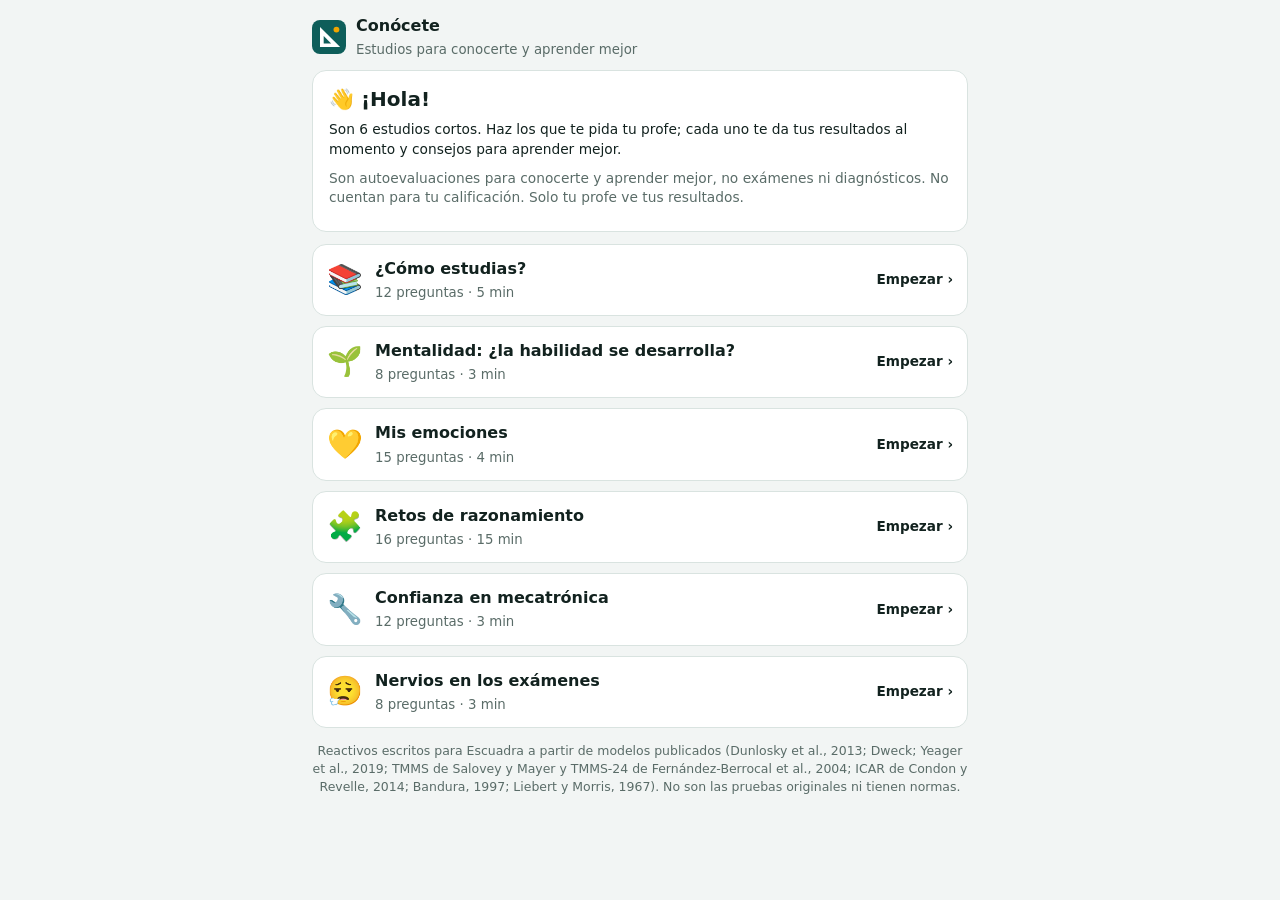
<file: conocete.html>
<!doctype html>
<html lang="es-MX">
<head>
<meta charset="utf-8">
<meta name="viewport" content="width=device-width, initial-scale=1, viewport-fit=cover">
<meta name="robots" content="noindex">
<meta name="theme-color" content="#0e5e5a">
<title>Conócete · Escuadra</title>
<link rel="icon" type="image/png" sizes="32x32" href="favicon-32.png">
<style>
:root { --bg:#f2f5f4; --s:#fff; --s2:#eaf0ee; --ink:#12221f; --mut:#5a6c68; --line:#d9e3e0; --brand:#0e5e5a; --bink:#fff; --ok:#1c7c45; --oks:#dcf2e5; --acc:#f0a500; --bad:#b3261e; --bads:#fbe4e2; color-scheme: light }
@media (prefers-color-scheme: dark) { :root { --bg:#0b1312; --s:#13201e; --s2:#1a2b28; --ink:#e4eeec; --mut:#94a8a4; --line:#25403b; --brand:#3cb4a8; --bink:#04201d; --ok:#52c585; --oks:#143022; --bad:#f28b82; --bads:#3a1d1b; color-scheme: dark } }
* { box-sizing:border-box; -webkit-tap-highlight-color:transparent } body { margin:0; background:var(--bg); color:var(--ink); font:16px/1.45 system-ui,-apple-system,"Segoe UI",Roboto,Arial,sans-serif }
main { max-width:680px; margin:0 auto; padding:12px 12px 48px }
.top { display:flex; align-items:center; gap:10px; margin:2px 0 10px } .top svg { width:34px; height:34px; flex:none } .top b { display:block } .top small { color:var(--mut) }
.card { background:var(--s); border:1px solid var(--line); border-radius:14px; padding:14px 16px; margin:0 0 12px }
h1 { font-size:1.25rem; margin:0 0 6px } h2 { font-size:1.05rem; margin:0 0 8px } p { margin:.3em 0 .6em } .mut { color:var(--mut) } .sm { font-size:.86rem }
.btn { display:inline-block; font:inherit; font-weight:700; border:0; border-radius:12px; padding:11px 16px; background:var(--brand); color:var(--bink); cursor:pointer; margin:4px 6px 4px 0; text-decoration:none }
.btn.gh { background:var(--s2); color:var(--ink) }
.menu { display:grid; gap:10px } .tst { display:flex; gap:12px; align-items:center; text-align:left; width:100%; font:inherit; color:var(--ink); background:var(--s); border:1.5px solid var(--line); border-radius:14px; padding:12px 14px; cursor:pointer }
.tst .i { font-size:1.8rem } .tst b { display:block } .tst small { color:var(--mut) } .tst .st { margin-left:auto; font-weight:800; font-size:.85rem; white-space:nowrap } .tst.ok { border-color:var(--ok) } .tst.ok .st { color:var(--ok) }
.lk { padding:10px 0; border-top:1px solid var(--line) } .lk:first-of-type { border-top:0 } .lk p { margin:0 0 6px; font-weight:600 } .lk .op { display:grid; grid-template-columns:repeat(5,1fr); gap:4px } .lk .op.c4 { grid-template-columns:repeat(4,1fr) }
.lk label { text-align:center; font-size:.7rem; color:var(--mut); cursor:pointer; line-height:1.2 } .lk input { display:block; margin:0 auto 3px; width:22px; height:22px; accent-color:var(--brand) }
.rz { padding:12px 0; border-top:1px solid var(--line) } .rz:first-of-type { border-top:0 } .rz .q { font-weight:700; margin:0 0 8px } .rz .q .n { color:var(--brand) }
.rz .vis { display:flex; justify-content:center; margin:6px 0 10px } .rz .vis svg { width:min(240px, 70vw); height:auto; border-radius:10px }
.rz .ops { display:grid; grid-template-columns:repeat(4, 1fr); gap:8px } .rz .ops.txt { grid-template-columns:repeat(2, 1fr) }
.rz .ops label { display:flex; flex-direction:column; align-items:center; gap:4px; border:2px solid var(--line); border-radius:12px; padding:6px; cursor:pointer; background:var(--s); font-weight:700 }
.rz .ops label:has(input:checked) { border-color:var(--brand); background:var(--oks) } .rz .ops input { position:absolute; opacity:0; pointer-events:none } .rz .ops svg { width:100%; height:auto; max-width:90px; border-radius:8px; background:#fff }
.rz .ops span.l { font-size:.8rem; color:var(--mut) }
.bar { display:grid; grid-template-columns:132px 1fr 46px; gap:8px; align-items:center; margin:6px 0; font-size:.9rem } .bar i { display:block; height:14px; border-radius:7px; background:var(--brand) } .bar .t { background:var(--s2); border-radius:7px } .bar b { text-align:right }
.bar i.bad { background:var(--acc) }
.dim { margin:12px 0 0; padding:10px 12px; border-radius:12px; background:var(--s2) } .dim b { display:block } .dim .tip { margin-top:6px; font-size:.88rem } .lvl { display:inline-block; font-size:.75rem; font-weight:800; padding:1px 8px; border-radius:999px; background:var(--oks); color:var(--ok); margin-left:6px; vertical-align:middle } .lvl.b { background:var(--bads); color:var(--bad) } .lvl.m { background:var(--s); color:var(--mut) }
.cod { font-size:1.4rem; font-weight:900; letter-spacing:.1em; text-align:center; color:var(--brand); margin:4px 0 } .qr { display:flex; justify-content:center; margin:8px 0 } .qr svg { width:min(240px, 70vw); height:auto; background:#fff; padding:6px; border-radius:10px }
input.num { font:inherit; font-size:1.3rem; width:90px; text-align:center; padding:8px; border-radius:10px; border:1.5px solid var(--line); background:var(--s); color:var(--ink) }
.foot { color:var(--mut); font-size:.78rem; text-align:center; margin-top:14px }
.nav { display:flex; justify-content:space-between; gap:8px; position:sticky; bottom:0; background:var(--bg); padding:8px 0 } .falta { color:var(--bad); font-size:.85rem; font-weight:700 }
.prog { height:6px; border-radius:3px; background:var(--line); margin:0 0 10px; overflow:hidden } .prog i { display:block; height:100%; background:var(--brand) }
@media print { .nav, .btn, .noprint { display:none !important } body { background:#fff; color:#000 } .card { border:1px solid #bbb; break-inside:avoid } main { max-width:none } }
</style>
</head>
<body>
<main id="m"><div class="card"><p>Cargando…</p></div></main>
<script src="conocedatos.js"></script>
<script src="lib-qrcode.js"></script>
<script>
(function () {
  'use strict';
  const m = document.getElementById('m'), K = window.CONO;
  const esc = s => String(s == null ? '' : s).replace(/[&<>"']/g, c => ({ '&': '&amp;', '<': '&lt;', '>': '&gt;', '"': '&quot;', "'": '&#39;' }[c]));
  const logo = '<svg viewBox="0 0 64 64" aria-hidden="true"><rect width="64" height="64" rx="15" fill="#0e5e5a"/><path d="M15 51V13l38 38z" fill="#fff"/><path d="M22 44V30l14 14z" fill="#0e5e5a"/><circle cx="46" cy="18" r="5.5" fill="#f0a500"/></svg>';
  if (!K) { m.innerHTML = '<div class="card"><h1>No se pudo cargar</h1><p>Revisa tu conexión y vuelve a abrir el enlace.</p></div>'; return; }
  let d = {}; try { const h = location.hash.slice(1); if (h && h[0] === 'j') { const b = atob(h.slice(1).replace(/-/g, '+').replace(/_/g, '/')), by = new Uint8Array(b.length); for (let i = 0; i < b.length; i++) by[i] = b.charCodeAt(i); d = JSON.parse(new TextDecoder().decode(by)); } } catch (e) { d = {}; }
  // las respuestas se quedan solo en este celular
  const KEY = 'escuadra.conocete.' + (d.c || 'libre');
  let st = {}; try { st = JSON.parse(localStorage.getItem(KEY) || '{}'); } catch (e) { st = {}; }
  st.r = st.r || {}; st.ver = st.ver || (d.t && K.test(d.t) ? 'q:' + d.t : 'menu');
  const guarda = () => { try { localStorage.setItem(KEY, JSON.stringify(st)); } catch (e) { } };
  const R = id => (st.r[id] = st.r[id] || {});
  const head = sub => '<div class="top">' + logo + '<div><b>Conócete</b><small>' + esc(d.g ? d.g + ' · ' : '') + esc(sub || 'Estudios para conocerte y aprender mejor') + '</small></div></div>';
  const ir = v => { st.ver = v; guarda(); pinta(); window.scrollTo(0, 0); };
  const hechos = () => K.T.filter(t => K.completo(t.id, st.r[t.id]));

  function menu() {
    let h = head() + '<div class="card"><h1>👋 ¡Hola!</h1><p class="sm">Son ' + K.T.length + ' estudios cortos. Haz los que te pida tu profe; cada uno te da tus resultados al momento y consejos para aprender mejor.</p><p class="sm mut">' + esc(K.AVISO) + '</p></div><div class="menu">';
    K.T.forEach(t => { const n = K.contestadas(t.id, st.r[t.id]), ok = K.completo(t.id, st.r[t.id]); h += '<button class="tst' + (ok ? ' ok' : '') + '" data-ir="' + (ok ? 'r:' : 'q:') + t.id + '"><span class="i">' + t.ico + '</span><span><b>' + esc(t.t) + '</b><small>' + t.items.length + ' preguntas · ' + t.dur + '</small></span><span class="st">' + (ok ? '✓ Ver' : n ? n + '/' + t.items.length : 'Empezar ›') + '</span></button>'; });
    h += '</div>';
    if (d.c && hechos().length) h += codigos();
    h += '<p class="foot">' + esc(K.FUENTE) + '</p>';
    return h;
  }

  function preguntas(t) {
    const r = R(t.id), n = K.contestadas(t.id, r);
    let h = head(t.ico + ' ' + t.t) + '<div class="prog"><i style="width:' + (n / t.items.length * 100) + '%"></i></div><div class="card"><h1>' + t.ico + ' ' + esc(t.t) + '</h1><p class="sm">' + esc(t.intro) + '</p>';
    t.items.forEach((x, i) => {
      if (t.raz) {
        const vis = x.mat != null ? '<div class="vis">' + K.matSVG(x.mat) + '</div>' : x.rot != null ? '<div class="vis">' + K.rotSVG(x.rot) + '</div>' : '';
        const ops = x.op.map((o, j) => { const cont = x.mat != null ? K.opMatSVG(x.mat, j) : x.rot != null ? K.opRotSVG(x.rot, j) : '<span>' + esc(o) + '</span>'; return '<label><input type="radio" name="p' + i + '" data-i="' + i + '" value="' + j + '"' + (r[i] != null && Number(r[i]) === j ? ' checked' : '') + '>' + cont + '<span class="l">' + 'ABCD'[j] + '</span></label>'; }).join('');
        h += '<div class="rz" id="p' + i + '"><p class="q"><span class="n">' + (i + 1) + '.</span> ' + esc(x.q) + '</p>' + vis + '<div class="ops' + (x.mat == null && x.rot == null ? ' txt' : '') + '">' + ops + '</div></div>';
      } else {
        h += '<div class="lk" id="p' + i + '"><p>' + (i + 1) + '. ' + esc(x.t) + '</p><div class="op' + (t.esc.length === 4 ? ' c4' : '') + '">' + t.esc.map((e, j) => '<label><input type="radio" name="p' + i + '" data-i="' + i + '" value="' + (j + 1) + '"' + (Number(r[i]) === j + 1 ? ' checked' : '') + '>' + esc(e) + '</label>').join('') + '</div></div>';
      }
    });
    h += '</div><div class="nav"><button class="btn gh" data-ir="menu">‹ Menú</button><span class="falta" id="falta"></span><button class="btn" id="fin">Ver mis resultados ›</button></div>';
    return h;
  }

  const lvl = (t, di, l) => { const dm = t.dims[di], malo = dm.bueno === false ? l === 2 : (dm.medioOk && l === 2) ? false : l === 0; return '<span class="lvl' + (malo ? ' b' : l === 1 ? ' m' : '') + '">' + K.NIV[l] + '</span>'; };
  function resultados(t) {
    const s = K.puntua(t.id, st.r[t.id]); let h = head(t.ico + ' ' + t.t) + '<div class="card"><h1>' + t.ico + ' Tus resultados</h1><p class="sm mut">Son una guía para conocerte, no una etiqueta. Cambian con lo que vives y practicas.</p>';
    if (t.raz) {
      const tot = s.reduce((a, b) => a + b, 0);
      h += '<p><b>Resolviste ' + tot + ' de 16 retos.</b></p>' + t.dims.map((dm, i) => '<div class="bar"><span>' + esc(dm.n) + '</span><span class="t"><i style="width:' + (s[i] / 4 * 100) + '%"></i></span><b>' + s[i] + '/4</b></div>').join('');
      const ord = s.map((v, i) => [v, i]).sort((a, b) => b[0] - a[0]), fu = ord[0][1], de = ord[ord.length - 1][1];
      h += '<div class="dim"><b>💪 Tu fuerte: ' + esc(t.dims[fu].n) + '</b><p class="sm">' + esc(t.dims[fu].mec) + '</p></div>';
      if (s[de] < 4) h += '<div class="dim"><b>🎯 Para practicar: ' + esc(t.dims[de].n) + '</b><p class="sm">' + esc(t.dims[de].mec) + '</p><p class="tip">💡 ' + esc(t.dims[de].tip) + '</p></div>';
      h += '<p class="sm mut" style="margin-top:10px">Esto <b>no es un test de CI</b>: son 16 retos de un día. El razonamiento mejora con práctica, como un músculo.</p>';
      h += '<details class="noprint"><summary class="sm">Ver las respuestas correctas</summary><p class="sm">' + t.items.map((x, i) => (i + 1) + ': ' + 'ABCD'[x.ok] + (Number(st.r[t.id][i]) === x.ok ? ' ✓' : ' ✗')).join(' · ') + '</p></details>';
    } else if (t.id === 'confianza') {
      h += t.dims.map((dm, i) => '<div class="bar"><span>' + dm.ico + ' ' + esc(dm.n) + '</span><span class="t"><i style="width:' + (K.prop(t.id, i, s[i]) * 100) + '%"></i></span><b>' + (1 + s[i] / 2).toFixed(1) + '</b></div>').join('');
      const ord = s.map((v, i) => [v, i]).sort((a, b) => b[0] - a[0]), fu = t.dims[ord[0][1]], de = t.dims[ord[ord.length - 1][1]];
      h += '<div class="dim"><b>💪 Donde más confianza te tienes: ' + fu.ico + ' ' + esc(fu.n) + '</b><p class="sm">Úsalo: en tu equipo puedes ayudar a otros en esa parte.</p></div>' +
        '<div class="dim"><b>🎯 Donde menos: ' + de.ico + ' ' + esc(de.n) + '</b><p class="sm">La confianza crece con logros chicos. Pide practicar un paso a la vez y fíjate en lo que sí te salió.</p></div><p class="sm mut">Escala de 1 (nada capaz) a 5 (muy capaz).</p>';
    } else {
      t.dims.forEach((dm, i) => { const l = K.nivel(t.id, i, s[i]), p = K.prop(t.id, i, s[i]);
        const txt = dm[K.NIV[l]] || (l === 1 ? 'A veces. ' + (dm.bueno === false ? dm.alto : dm.bajo) : l === 2 ? dm.alto : dm.bajo);
        h += '<div class="dim"><b>' + esc(dm.n) + lvl(t, i, l) + '</b><div class="bar" style="grid-template-columns:1fr 46px"><span class="t"><i class="' + (dm.bueno === false ? 'bad' : '') + '" style="width:' + (p * 100) + '%"></i></span><b>' + Math.round(p * 100) + '%</b></div><p class="sm">' + esc(txt) + '</p>' + (dm.tip && (l < 2 || dm.bueno === false || t.id === 'nervios') ? '<p class="tip">💡 ' + esc(dm.tip) + '</p>' : '') + '</div>'; });
      if (t.id === 'estudio') { const buenos = [0, 1, 2].map(i => [K.prop(t.id, i, s[i]), i]).sort((a, b) => a[0] - b[0]), sig = t.dims[buenos[0][1]];
        h += '<div class="dim" style="background:var(--oks)"><b>🎯 Tu siguiente paso</b><p class="sm">' + esc(sig.tip) + '</p><p class="sm mut">Ponerte a prueba y repartir el estudio son de las técnicas que más funcionan según la investigación; releer y subrayar, de las que menos.</p></div>'; }
      if (t.id === 'emoc') h += '<p class="sm mut" style="margin-top:10px">Si estás pasando por un momento difícil, platícalo con alguien de confianza: tu familia, tu tutor o orientación de la escuela.</p>';
      if (t.id === 'nervios') { const a = s.every((v, i) => K.nivel(t.id, i, v) === 2); if (a) h += '<p class="sm" style="margin-top:10px">Tus nervios con los exámenes están altos. Platícalo con tu profe o con orientación: hay formas de bajarlos y mostrar lo que sí sabes.</p>'; }
    }
    h += '</div>';
    if (d.c) h += codigos();
    h += '<div class="nav"><button class="btn gh" data-ir="menu">‹ Menú</button><button class="btn gh" data-ir="q:' + t.id + '">Cambiar respuestas</button><button class="btn" id="imp">🖨 Guardar</button></div><p class="foot">' + esc(t.guia.fuente) + '</p>';
    return h;
  }

  function codigos() {
    const hs = hechos(); if (!hs.length) return '';
    let h = '<div class="card noprint" style="text-align:center"><h2>📲 Para tu profe</h2><p class="sm">Escribe tu número de lista. Tu profe escanea el QR o escribe los códigos. Solo llevan tus puntajes, no tus respuestas.</p><input class="num" id="num" inputmode="numeric" maxlength="3" value="' + esc(st.num || '') + '" placeholder="No."> <button class="btn" id="vcod">Ver códigos</button><div id="cod">';
    if (st.num) { const cods = hs.map(t => K.codigo(d.c, st.num, t.id, K.puntua(t.id, st.r[t.id])));
      let qr = ''; try { const q = window.qrcode(0, 'M'); q.addData(K.qrTxt(d.c, st.num, cods)); q.make(); const n = q.getModuleCount(), mg = 3; let p = ''; for (let r = 0; r < n; r++) for (let c = 0; c < n; c++) if (q.isDark(r, c)) p += 'M' + (c + mg) + ' ' + (r + mg) + 'h1v1h-1z'; qr = '<svg viewBox="0 0 ' + (n + 2 * mg) + ' ' + (n + 2 * mg) + '" shape-rendering="crispEdges"><rect width="100%" height="100%" fill="#fff"/><path d="' + p + '" fill="#000"/></svg>'; } catch (e) { }
      h += '<div class="qr">' + qr + '</div>' + hs.map((t, i) => '<p class="sm" style="margin:2px 0">' + t.ico + ' ' + esc(t.t) + '</p><div class="cod">' + K.fmt(cods[i]) + '</div>').join('') + '<p class="sm mut">Códigos de No. ' + esc(st.num) + '</p>'; }
    return h + '</div></div>';
  }

  function pinta() {
    const v = st.ver || 'menu', t = v.length > 2 ? K.test(v.slice(2)) : null;
    m.innerHTML = v.indexOf('q:') === 0 && t ? preguntas(t) : v.indexOf('r:') === 0 && t ? resultados(t) : menu();
    enlaza(t);
  }
  function enlaza(t) {
    m.querySelectorAll('[data-ir]').forEach(b => b.onclick = () => ir(b.dataset.ir));
    m.querySelectorAll('input[data-i]').forEach(x => x.onchange = () => { R(t.id)[x.dataset.i] = Number(x.value); guarda(); const pr = m.querySelector('.prog i'); if (pr) pr.style.width = (K.contestadas(t.id, st.r[t.id]) / t.items.length * 100) + '%'; });
    const fin = document.getElementById('fin');
    if (fin) fin.onclick = () => { const r = st.r[t.id] || {}, i = t.items.findIndex((_, j) => r[j] == null); if (i >= 0) { document.getElementById('falta').textContent = 'Te falta la ' + (i + 1); const el = document.getElementById('p' + i); if (el) el.scrollIntoView({ behavior: 'smooth', block: 'center' }); return; } ir('r:' + t.id); };
    const ip = document.getElementById('imp'); if (ip) ip.onclick = () => window.print();
    const vc = document.getElementById('vcod'); if (vc) vc.onclick = () => { const n = parseInt(document.getElementById('num').value, 10); if (!(n > 0 && n < 100)) return; st.num = n; guarda(); pinta(); };
  }
  pinta();
})();
</script>
</body>
</html>
</file>
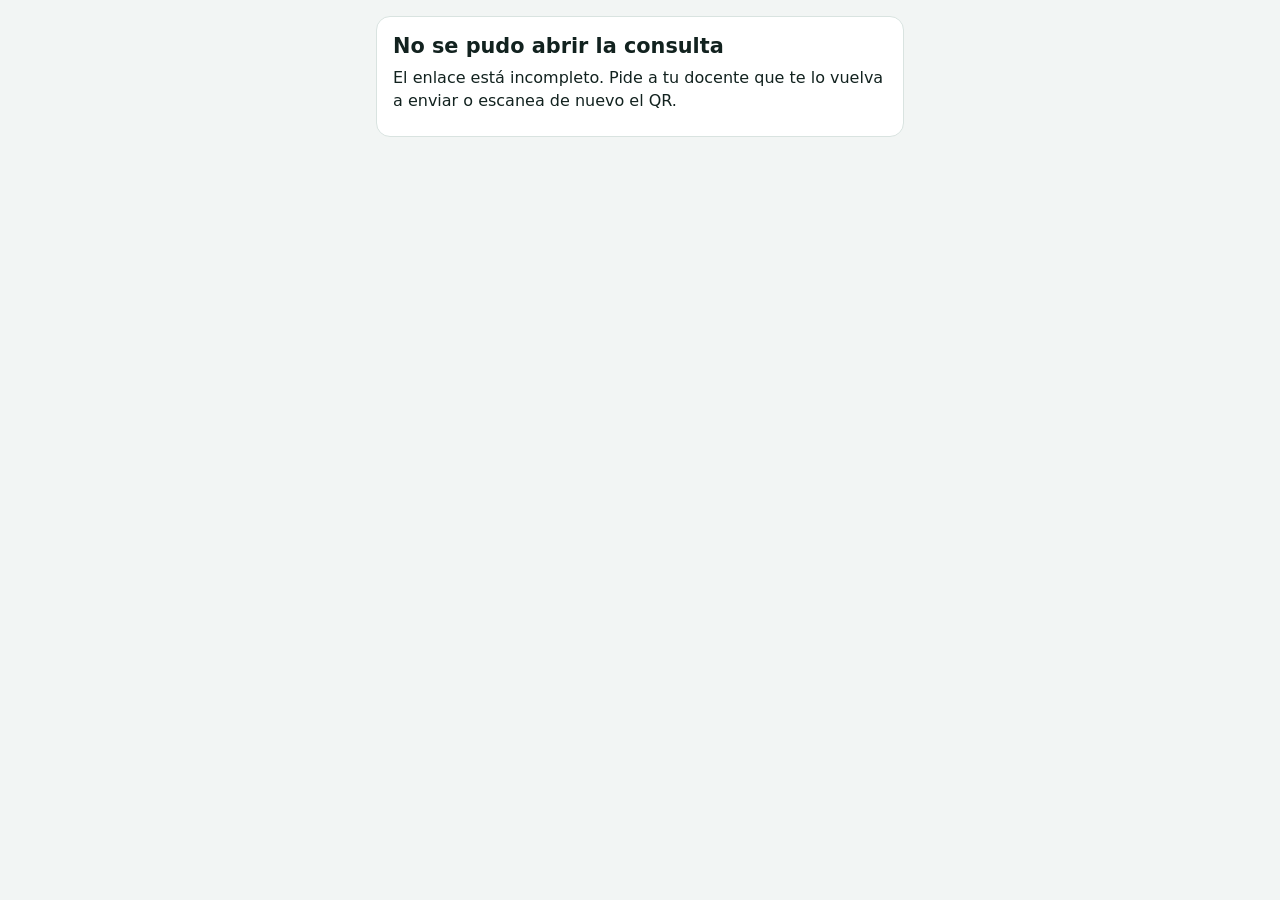
<file: consulta.html>
<!doctype html>
<html lang="es-MX">
<head>
<meta charset="utf-8">
<meta name="viewport" content="width=device-width, initial-scale=1, viewport-fit=cover">
<meta name="robots" content="noindex">
<meta name="theme-color" content="#0e5e5a">
<title>Consulta de calificación · Escuadra</title>
<link rel="icon" type="image/png" sizes="32x32" href="favicon-32.png">
<style>
:root { --bg:#f2f5f4; --s:#fff; --s2:#eaf0ee; --ink:#12221f; --mut:#5a6c68; --line:#d9e3e0; --brand:#0e5e5a; --ok:#1c7c45; --oks:#dcf2e5; --warn:#9a5a00; --warns:#ffefd2; --bad:#bf342b; --bads:#fbe2df; color-scheme: light }
@media (prefers-color-scheme: dark) { :root { --bg:#0b1312; --s:#13201e; --s2:#1a2b28; --ink:#e4eeec; --mut:#94a8a4; --line:#25403b; --brand:#3cb4a8; --ok:#52c585; --oks:#143022; --warn:#f0a440; --warns:#3a2a12; --bad:#ff7b71; --bads:#3d1c1a; color-scheme: dark } }
* { box-sizing: border-box } body { margin:0; background:var(--bg); color:var(--ink); font:16px/1.45 system-ui,-apple-system,"Segoe UI",Roboto,Arial,sans-serif }
main { max-width:560px; margin:0 auto; padding:16px 16px 40px }
.top { display:flex; align-items:center; gap:10px; margin:4px 0 14px } .top svg { width:34px; height:34px }
.top b { display:block; font-size:1.05rem } .top small { color:var(--mut) }
.card { background:var(--s); border:1px solid var(--line); border-radius:14px; padding:14px 16px; margin:0 0 12px }
h1 { font-size:1.3rem; margin:0 0 4px } h2 { font-size:1rem; margin:0 0 8px } p { margin:.3em 0 .6em } .mut { color:var(--mut) } .sm { font-size:.86rem }
.big { display:flex; align-items:center; gap:14px } .cal { font-size:2.6rem; font-weight:800; border-radius:14px; padding:6px 16px; min-width:96px; text-align:center }
.ok { background:var(--oks); color:var(--ok) } .warn { background:var(--warns); color:var(--warn) } .bad { background:var(--bads); color:var(--bad) } .na { background:var(--s2); color:var(--mut) }
table { width:100%; border-collapse:collapse } td, th { padding:7px 4px; border-bottom:1px solid var(--line); text-align:left } th { font-size:.75rem; color:var(--mut); text-transform:uppercase } td.n { text-align:right; font-weight:700 }
ul { padding-left:0; list-style:none; margin:0 } li { padding:8px 0; border-bottom:1px solid var(--line) } li:last-child { border:0 }
.chip { display:inline-block; padding:1px 9px; border-radius:999px; font-size:.8rem; font-weight:700 }
.foot { font-size:.78rem; color:var(--mut); text-align:center; margin-top:18px }
.sem{display:flex;gap:8px;margin:6px 0}.sem div{flex:1;text-align:center;background:#f3f6f6;border-radius:10px;padding:6px 2px}.sem small{display:block;font-size:.75rem;color:#5b6b69}.sem b{font-size:1.5rem}.sem b.ok{color:#15803d}.sem b.warn{color:#b45309}.sem b.bad{color:#b91c1c}.sem i{display:block;font-size:.65rem;font-weight:400;color:#5b6b69}.ins{display:flex;flex-wrap:wrap;gap:6px}.ins span{background:#fff7e6;border:1px solid #f5d38a;border-radius:20px;padding:4px 10px;font-size:.88rem}.ins small{display:block;font-size:.7rem;color:#7a6a3a}
</style>
</head>
<body>
<main id="m"><p>Cargando…</p></main>
<script>
(async function () {
  'use strict';
  const m = document.getElementById('m');
  const esc = s => String(s == null ? '' : s).replace(/[&<>"']/g, c => ({ '&': '&amp;', '<': '&lt;', '>': '&gt;', '"': '&quot;', "'": '&#39;' }[c]));
  const MES = ['enero','febrero','marzo','abril','mayo','junio','julio','agosto','septiembre','octubre','noviembre','diciembre'];
  const fecha = s => { const p = String(s).split('-').map(Number); return p.length === 3 ? p[2] + ' de ' + MES[p[1] - 1] + ' de ' + p[0] : s; };
  const logo = '<svg viewBox="0 0 64 64" aria-hidden="true"><rect width="64" height="64" rx="15" fill="#0e5e5a"/><path d="M15 51V13l38 38z" fill="#fff"/><path d="M22 44V30l14 14z" fill="#0e5e5a"/><circle cx="46" cy="18" r="5.5" fill="#f0a500"/></svg>';
  async function lee() {
    const h = location.hash.slice(1); if (!h) throw new Error('vacío');
    const b = atob(h.slice(1).replace(/-/g, '+').replace(/_/g, '/')), bytes = new Uint8Array(b.length); for (let i = 0; i < b.length; i++) bytes[i] = b.charCodeAt(i);
    let txt;
    if (h[0] === 'z') { if (!window.DecompressionStream) throw new Error('nav'); const ds = new Blob([bytes]).stream().pipeThrough(new DecompressionStream('deflate-raw')); txt = await new Response(ds).text(); }
    else txt = new TextDecoder().decode(bytes);
    return JSON.parse(txt);
  }
  let d; try { d = await lee(); } catch (e) { m.innerHTML = '<div class="card"><h1>No se pudo abrir la consulta</h1><p>' + (e.message === 'nav' ? 'Tu navegador es muy antiguo: ábrelo en Chrome o Safari actualizados.' : 'El enlace está incompleto. Pide a tu docente que te lo vuelva a enviar o escanea de nuevo el QR.') + '</p></div>'; return; }
  const cls = v => v == null ? 'na' : v >= 80 ? 'ok' : v >= d.ap ? 'warn' : 'bad';
  // calificación oficial: de 5 a 10, sin decimales; hacia abajo (6.9 → 6) salvo que el docente use el redondeo normal
  const c10 = v => v == null ? '—' : String(Math.max(5, Math.min(10, d.rd === 'n' ? Math.round(Number(v) / 10 + 1e-9) : Math.floor(Number(v) / 10 + 1e-9))));
  const c100 = v => v == null ? null : Number(c10(v)) * 10;
  const as = d.as || [0, 0, []];
  let h = '<div class="top">' + logo + '<div><b>' + esc(d.g) + '</b><small>' + esc(d.pl || '') + '</small></div></div>';
  h += '<div class="card"><p class="mut sm">' + esc(d.p) + ' · No. de lista ' + esc(d.n) + ' · ' + esc(d.i) + '</p><div class="big"><div class="cal ' + cls(c100(d.c)) + '">' + c10(d.c) + '</div><div><h1>' + (d.c == null ? 'Aún sin calificación' : c100(d.c) >= d.ap ? 'Va aprobando' : 'Va abajo de ' + c10(d.ap)) + '</h1><p class="sm mut">Al ' + esc(fecha(d.f)) + (d.ec ? ' · en curso (faltan rubros por calificar)' : '') + '. Se aprueba con ' + c10(d.ap) + ' (de 5 a 10).</p></div></div>' +
    (d.to != null && d.c != null && c100(d.to) > c100(d.c) ? '<p class="sm">Si entrega lo pendiente puede llegar a <b>' + c10(d.to) + '</b>.</p>' : '') +
    (d.ne != null ? '<p class="sm">' + (d.ne > 100 ? 'Aunque saque 100 en el examen no le alcanza: necesita entregar lo pendiente.' : d.ne <= 0 ? 'Con lo que lleva ya aprueba, pero debe presentar el examen.' : 'En el examen necesita al menos <b>' + esc(d.ne) + ' de 100</b>.') + '</p>' : '') + '</div>';
  const rs = d.r || [], apo = r => r[2] == null ? null : Math.round(r[2] * Number(r[1] || 0) / 100), base = rs.reduce((s, r) => s + (r[2] == null ? 0 : Number(r[1] || 0)), 0), tot = rs.reduce((s, r) => s + Number(r[1] || 0), 0), lleva = rs.reduce((s, r) => s + (apo(r) || 0), 0);
  // v1.46.0: portal del alumno: su semestre, lo que viene y sus insignias
  if (d.se && d.se.length) { const SK = { asegurado: 'ok', camino: 'ok', aprobado: 'ok', riesgo: 'warn', nolcanza: 'bad', extra: 'bad' };
    h += '<div class="card"><h2>Tu semestre</h2><div class="sem">' + d.se.map(x => '<div><small>' + esc(x[0]) + '</small><b class="' + (x[1] == null ? 'na' : cls(x[1] * 10)) + '">' + (x[1] == null ? '·' : esc(x[1])) + (x[2] ? '<i>en curso</i>' : '') + '</b></div>').join('') + '</div>' + (d.st ? '<p class="sm"><span class="chip ' + (SK[d.sk] || '') + '">' + esc(d.st) + '</span></p>' : '') + '</div>'; }
  if (d.px && d.px.length) h += '<div class="card"><h2>Lo que viene</h2><ul>' + d.px.map(x => '<li><b>' + esc(x[0]) + ':</b> ' + esc(x[1]) + '</li>').join('') + '</ul></div>';
  if (d.in) h += '<div class="card"><h2>Tus insignias</h2>' + (d.in.length ? '<div class="ins">' + d.in.map(x => '<span>' + esc(x[0]) + ' ' + esc(x[1]) + (x[2] ? '<small>' + esc(x[2]) + '</small>' : '') + '</span>').join('') + '</div>' : '<p class="sm mut">Todavía ninguna: asistencia perfecta, entregar todo, explicar a un compañero o repasar en casa dan insignias.</p>') + '</div>';
  h += '<div class="card"><h2>Cómo se calcula</h2><table><thead><tr><th>Rubro</th><th>Vale</th><th style="text-align:right">Lleva</th></tr></thead><tbody>' + rs.map(r => '<tr><td>' + esc(r[0]) + '</td><td>' + esc(r[1]) + ' %</td><td class="n">' + (apo(r) == null ? '—' : apo(r) + ' %') + '</td></tr>').join('') + '</tbody></table>' +
    (base > 0 && base < tot ? '<p class="sm mut">Mientras falten rubros por calificar, la calificación se saca sobre lo ya calificado: lleva ' + lleva + ' % de ' + base + ' %.</p>' : '') +
    '<p class="sm" style="margin-top:10px"><b>Asistencia:</b> ' + (as[1] ? esc(as[0]) + ' de ' + esc(as[1]) + ' clases' + ((as[2] || []).length ? ' · faltó: ' + as[2].map(esc).join(', ') : ' · sin faltas') : 'sin registros todavía') + '.</p></div>';
  h += '<div class="card"><h2>Lo que le falta</h2>' + ((d.pe || []).length ? '<ul>' + d.pe.map(x => '<li><b>' + esc(x[0]) + ':</b> ' + esc(x[1]) + (x[3] != null ? ' <span class="chip ok">sube ' + esc(Math.round(Number(x[3]) * 10) / 100) + '</span>' : '') + (x[2] ? '<br><span class="sm mut">' + esc(x[2]) + '</span>' : '') + '</li>').join('') + '</ul><p class="sm mut">Lo entregado tarde vale ' + esc(d.td) + ' %. Entréguenlo lo antes posible.</p>' : '<p class="sm">No tiene pendientes registrados. 👏</p>') + '</div>';
  h += '<p class="foot">Consulta generada por ' + esc(d.d || 'su docente') + ' el ' + esc(fecha(d.f)) + '. Es una foto de ese día: si entrega algo, la calificación cambia. Las calificaciones oficiales se capturan el ' + esc(fecha(d.cap)) + '.<br>Estos datos viajan dentro del enlace; no se guardan en ningún servidor.</p>';
  m.innerHTML = h; document.title = 'No. ' + d.n + ' · ' + d.p + ' · ' + d.g;
})();
</script>
</body>
</html>
</file>
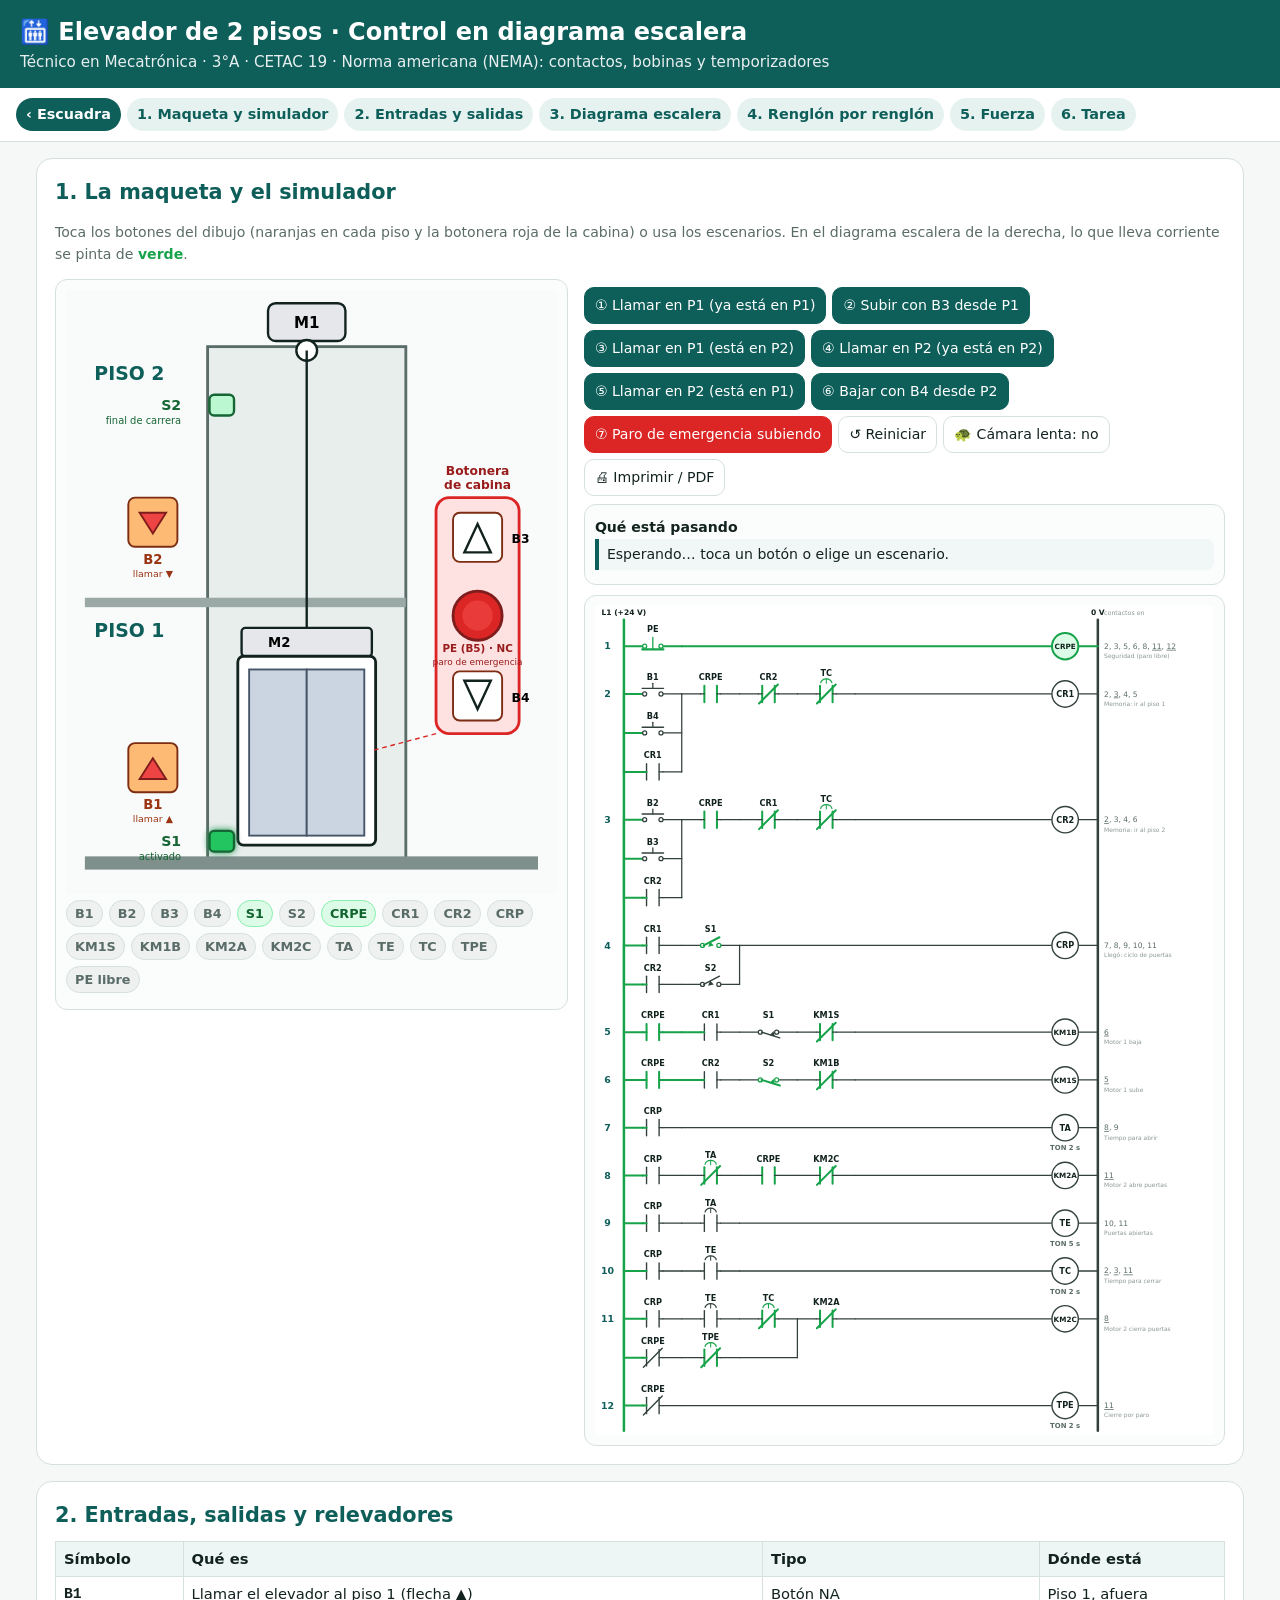
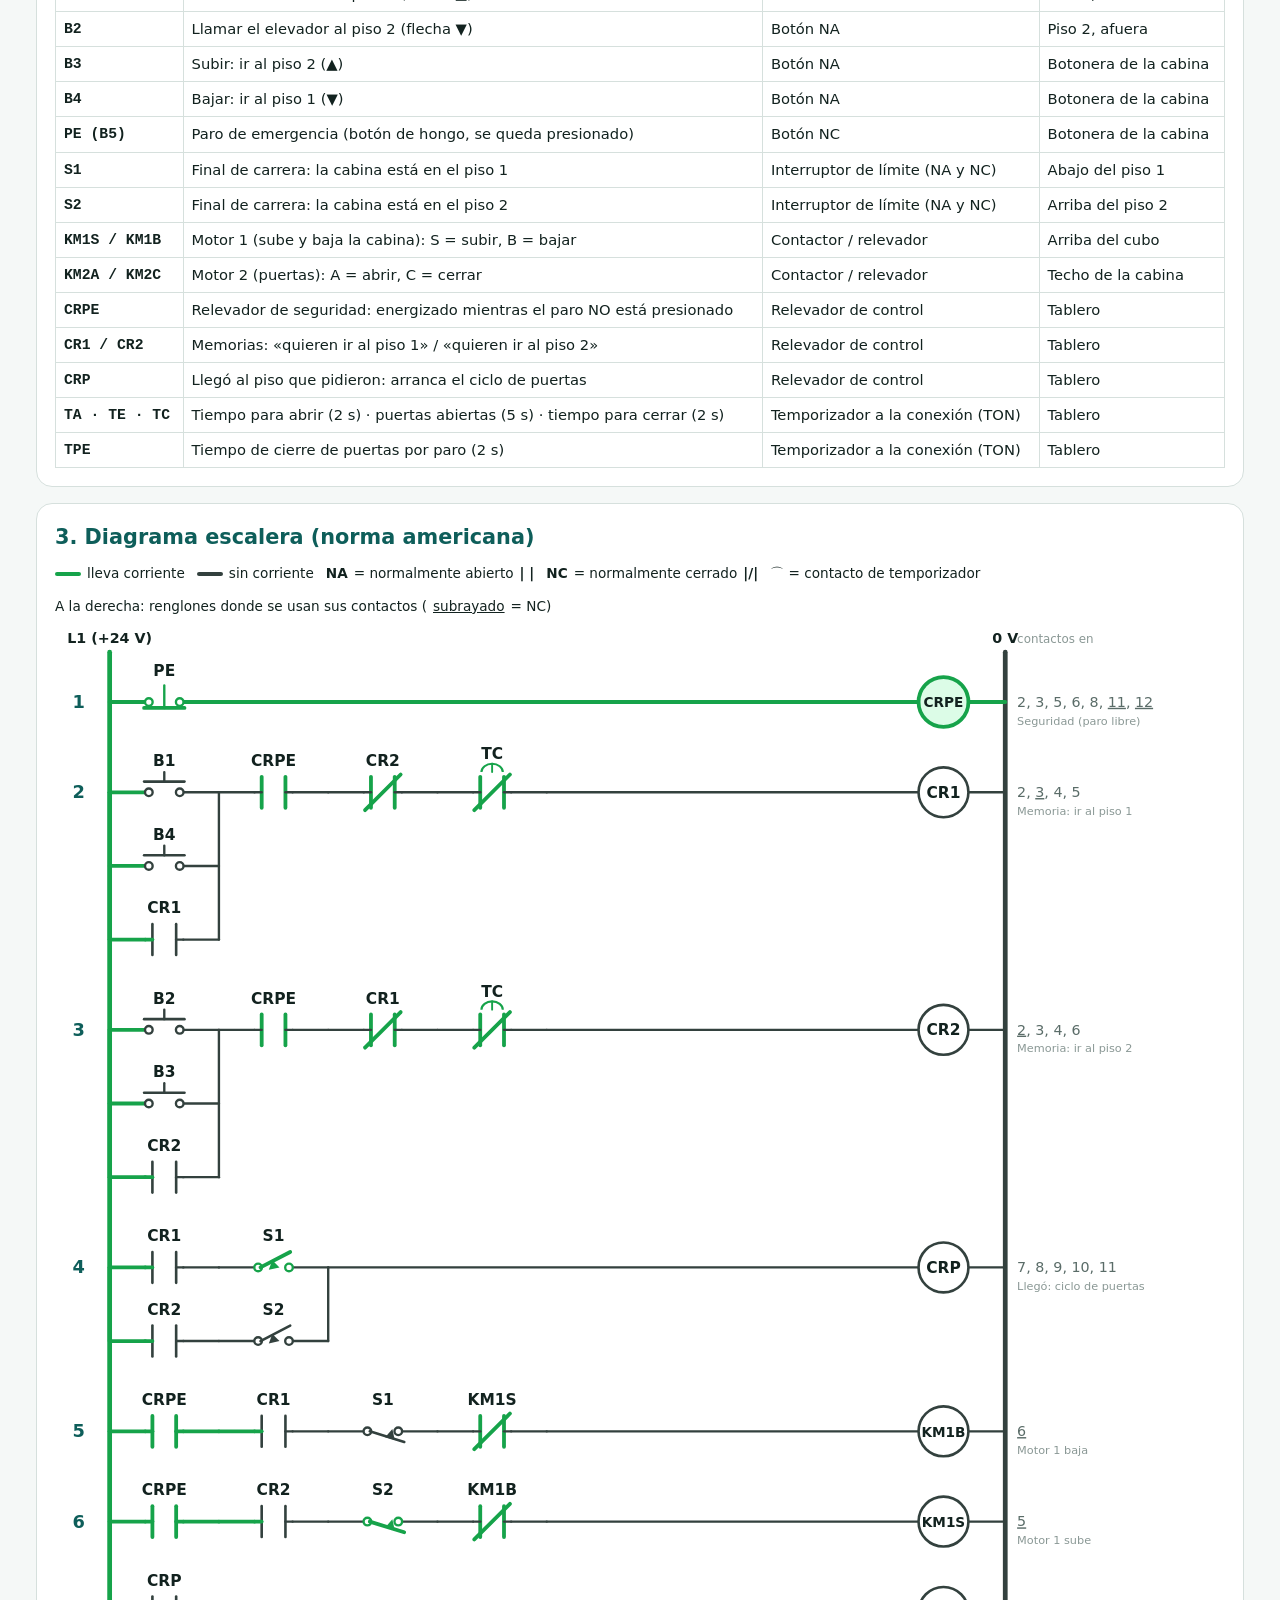
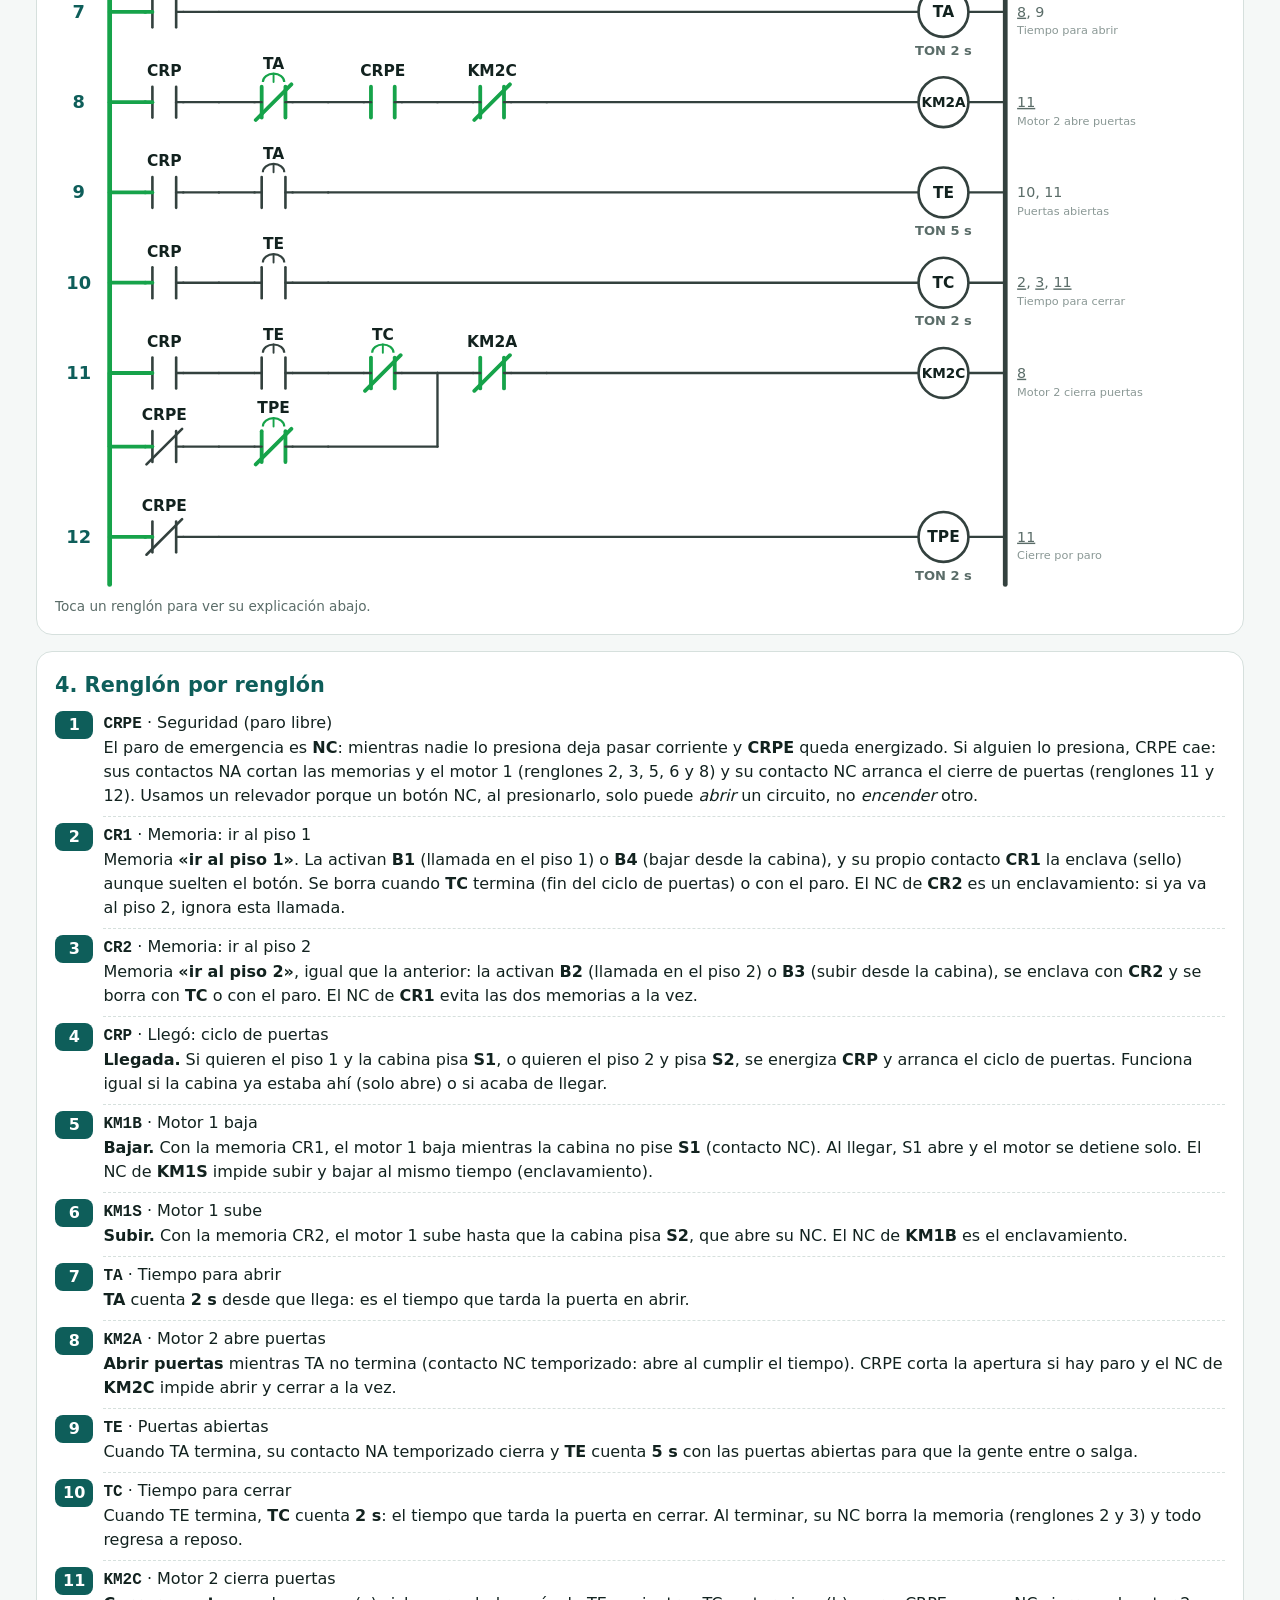
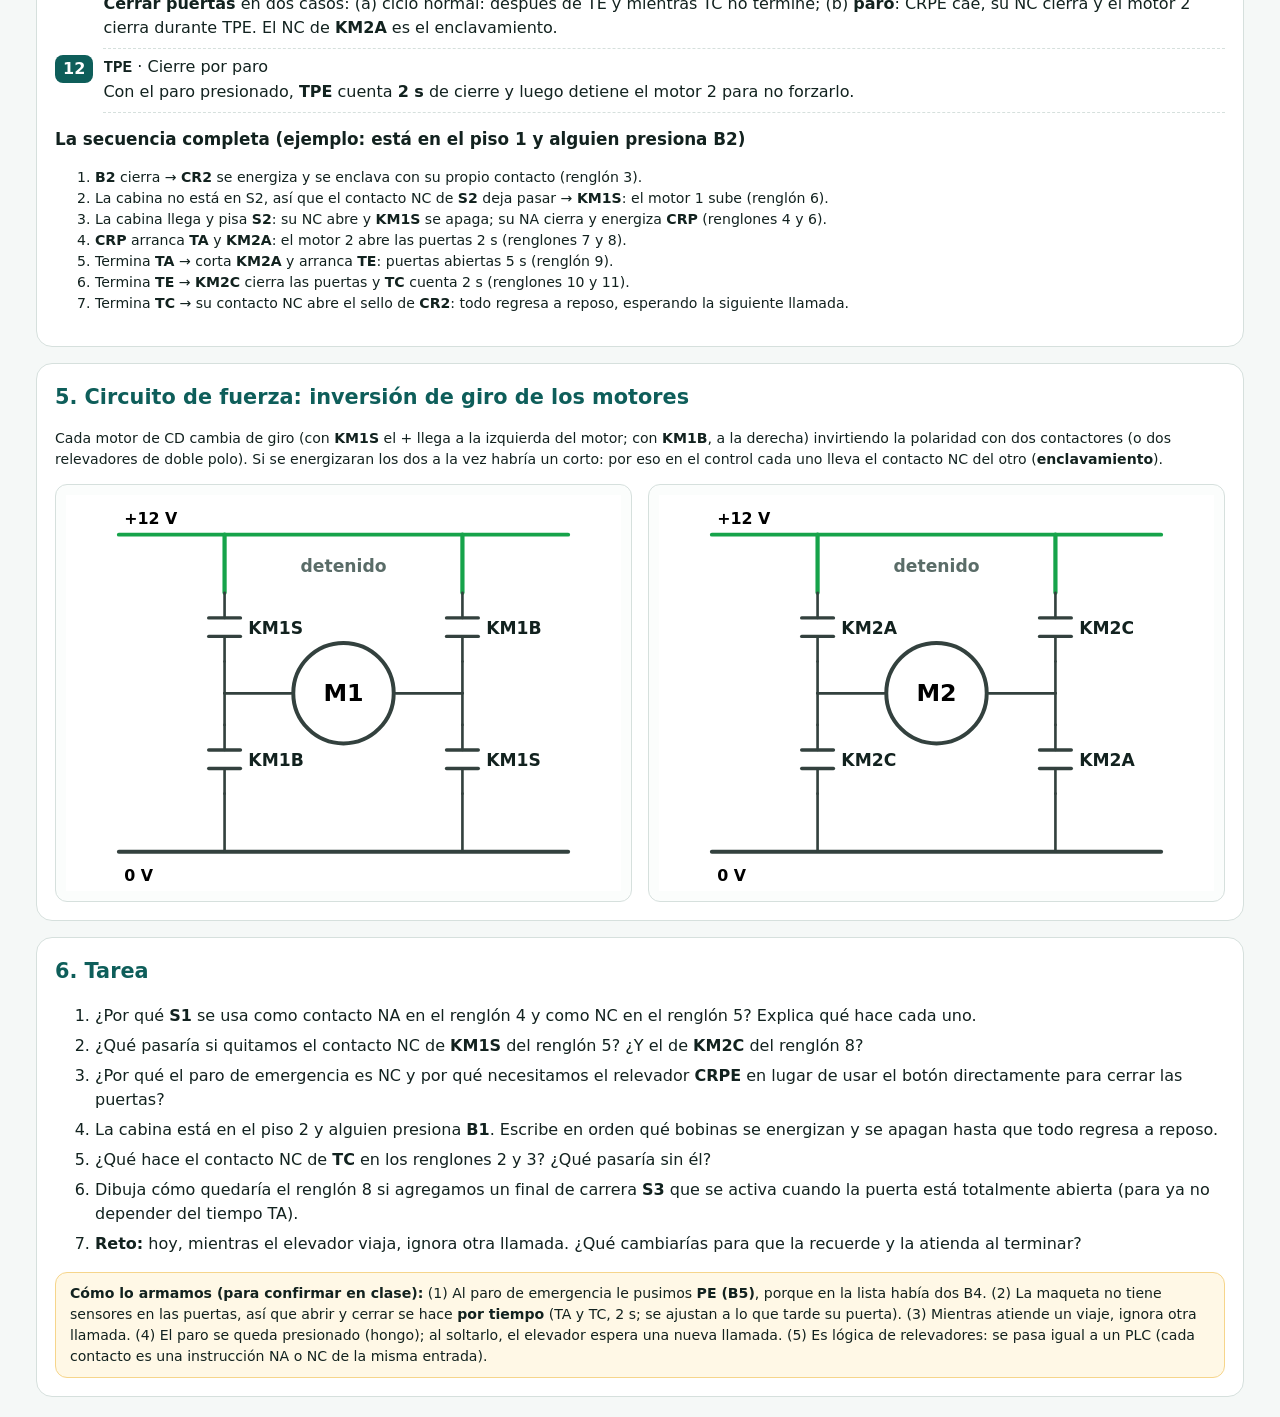
<file: elevador.html>
<!DOCTYPE html>
<html lang="es">
<head>
<meta charset="utf-8">
<meta name="viewport" content="width=device-width, initial-scale=1">
<title>Elevador de 2 pisos · Diagrama escalera</title>
<style>
:root { --bg: #f5f8f7; --card: #ffffff; --ink: #12221f; --muted: #5a6c68; --line: #d6e0dd; --brand: #0e5e5a; --on: #16a34a; --on-soft: #dcfce7; --off: #8a9895; --red: #dc2626; --org: #f59e0b; --blue: #2563eb }
* { box-sizing: border-box }
body { margin: 0; background: var(--bg); color: var(--ink); font: 16px/1.5 system-ui, -apple-system, "Segoe UI", Roboto, Arial, sans-serif }
header { background: var(--brand); color: #fff; padding: 18px 20px 14px }
header h1 { margin: 0; font-size: 1.5rem; line-height: 1.2 } header p { margin: 4px 0 0; opacity: .9; font-size: .95rem }
nav { display: flex; gap: 6px; flex-wrap: wrap; padding: 10px 16px; background: #fff; border-bottom: 1px solid var(--line); position: sticky; top: 0; z-index: 5 }
nav a { text-decoration: none; color: var(--brand); font-weight: 600; font-size: .9rem; padding: 6px 10px; border-radius: 999px; background: #e6f2f0 }
main { max-width: 1240px; margin: 0 auto; padding: 16px }
section { background: var(--card); border: 1px solid var(--line); border-radius: 16px; padding: 18px; margin: 0 0 16px }
h2 { margin: 0 0 10px; font-size: 1.3rem; color: var(--brand) } h3 { margin: 14px 0 6px; font-size: 1.05rem }
.muted { color: var(--muted) } .small { font-size: .88rem }
.sim { display: grid; grid-template-columns: minmax(0, 1fr) minmax(0, 1.25fr); gap: 16px; align-items: start }
@media (max-width: 900px) { .sim { grid-template-columns: 1fr } }
.panel { border: 1px solid var(--line); border-radius: 12px; padding: 10px; background: #fbfdfc }
svg { display: block; width: 100%; height: auto }
.btns { display: flex; flex-wrap: wrap; gap: 6px; margin: 8px 0 }
button { font: inherit; font-size: .88rem; border: 1px solid var(--line); background: #fff; color: var(--ink); padding: 7px 10px; border-radius: 10px; cursor: pointer }
button:hover { border-color: var(--brand) } button.pri { background: var(--brand); color: #fff; border-color: var(--brand) }
.log { list-style: none; margin: 0; padding: 0; font-size: .88rem; max-height: 210px; overflow: auto }
.log li { padding: 5px 8px; border-left: 4px solid var(--brand); background: #f1f7f6; margin: 0 0 4px; border-radius: 0 8px 8px 0 }
.log li b { color: var(--brand) } .log li.warn { border-color: var(--red); background: #fdeeee }
.leds { display: flex; flex-wrap: wrap; gap: 6px; margin: 6px 0 }
.led { font-size: .8rem; padding: 3px 8px; border-radius: 999px; background: #eef1f0; color: var(--muted); border: 1px solid var(--line); font-weight: 600 }
.led.on { background: var(--on-soft); color: #11632f; border-color: #86efac }
table { width: 100%; border-collapse: collapse; font-size: .92rem } th, td { border: 1px solid var(--line); padding: 6px 8px; text-align: left; vertical-align: top } th { background: #eef6f5 }
.tag { font-weight: 700; font-family: ui-monospace, Menlo, Consolas, monospace; white-space: nowrap }
.rung-x { display: grid; grid-template-columns: 2.4em 1fr; gap: 6px 10px; align-items: start }
.rung-x .n { background: var(--brand); color: #fff; border-radius: 8px; text-align: center; font-weight: 700; padding: 2px 0 }
.rung-x div.t { padding-bottom: 8px; border-bottom: 1px dashed var(--line) }
.sel { background: #fff7d6 !important }
.ladwrap { overflow-x: auto } #lad { min-width: 760px }
.legend { display: flex; flex-wrap: wrap; gap: 12px; font-size: .85rem; margin: 6px 0 10px } .legend span { display: inline-flex; align-items: center; gap: 6px }
.sw { display: inline-block; width: 26px; height: 4px; border-radius: 2px }
.note { background: #fff8e6; border: 1px solid #f6d58b; border-radius: 12px; padding: 10px 14px }
ol.q li { margin: 0 0 6px }
.hint { font-size: .85rem; color: var(--muted); margin: 4px 0 0 }
.pb { cursor: pointer } .pb:hover { filter: brightness(1.08) }
@media print {
  nav, .btns, .noprint, .log, .leds { display: none !important }
  body { background: #fff; font-size: 12px } header { background: #fff; color: #000; border-bottom: 2px solid #000; padding: 0 0 6px } header p { color: #333 }
  main { padding: 0; max-width: none } section { border: none; padding: 6px 0; margin: 0 0 8px; break-inside: auto } .sim { grid-template-columns: 1fr } #maqueta .panel { max-width: 125mm; margin: 0 auto; border: none }
  #lad { min-width: 0; height: 212mm; width: auto; margin: 0 auto }
  #elev { width: 150mm !important; margin: 0 auto } .brk { break-before: page } .avoid { break-inside: avoid }
  h2 { font-size: 15px } .rung-x div.t { padding-bottom: 4px }
}
</style>
</head>
<body>
<header>
  <h1>🛗 Elevador de 2 pisos · Control en diagrama escalera</h1>
  <p>Técnico en Mecatrónica · 3°A · CETAC 19 · Norma americana (NEMA): contactos, bobinas y temporizadores</p>
</header>
<nav class="noprint"><a href="index.html#/clases" id="b-volver" hidden style="background:#0e5e5a;color:#fff">‹ Escuadra</a><a href="#maqueta">1. Maqueta y simulador</a><a href="#io">2. Entradas y salidas</a><a href="#escalera">3. Diagrama escalera</a><a href="#renglones">4. Renglón por renglón</a><a href="#fuerza">5. Fuerza</a><a href="#tarea">6. Tarea</a></nav>
<main>

<section id="maqueta">
  <h2>1. La maqueta y el simulador</h2>
  <p class="small muted noprint">Toca los botones del dibujo (naranjas en cada piso y la botonera roja de la cabina) o usa los escenarios. En el diagrama escalera de la derecha, lo que lleva corriente se pinta de <b style="color:var(--on)">verde</b>.</p>
  <div class="sim">
    <div class="panel avoid">
      <svg id="elev" viewBox="0 0 520 640" role="img" aria-label="Elevador de dos pisos con sensores y botones"></svg>
      <div class="leds" id="leds"></div>
    </div>
    <div class="noprint">
      <div class="btns noprint">
        <button class="pri" data-esc="1">① Llamar en P1 (ya está en P1)</button>
        <button class="pri" data-esc="2">② Subir con B3 desde P1</button>
        <button class="pri" data-esc="3">③ Llamar en P1 (está en P2)</button>
        <button class="pri" data-esc="4">④ Llamar en P2 (ya está en P2)</button>
        <button class="pri" data-esc="5">⑤ Llamar en P2 (está en P1)</button>
        <button class="pri" data-esc="6">⑥ Bajar con B4 desde P2</button>
        <button class="pri" data-esc="7" style="background:var(--red);border-color:var(--red)">⑦ Paro de emergencia subiendo</button>
        <button data-act="reset">↺ Reiniciar</button>
        <button data-act="lento" id="lento">🐢 Cámara lenta: no</button>
        <button data-act="imprimir" id="b-imp" hidden>🖨 Imprimir / PDF</button>
      </div>
      <div class="panel noprint"><b class="small">Qué está pasando</b><ul class="log" id="log"></ul></div>
      <div class="panel ladwrap" style="margin-top:10px"><svg id="lad-mini"></svg></div>
    </div>
  </div>
</section>

<section id="io" class="avoid">
  <h2>2. Entradas, salidas y relevadores</h2>
  <table>
    <tr><th>Símbolo</th><th>Qué es</th><th>Tipo</th><th>Dónde está</th></tr>
    <tr><td class="tag">B1</td><td>Llamar el elevador al piso 1 (flecha ▲)</td><td>Botón NA</td><td>Piso 1, afuera</td></tr>
    <tr><td class="tag">B2</td><td>Llamar el elevador al piso 2 (flecha ▼)</td><td>Botón NA</td><td>Piso 2, afuera</td></tr>
    <tr><td class="tag">B3</td><td>Subir: ir al piso 2 (▲)</td><td>Botón NA</td><td>Botonera de la cabina</td></tr>
    <tr><td class="tag">B4</td><td>Bajar: ir al piso 1 (▼)</td><td>Botón NA</td><td>Botonera de la cabina</td></tr>
    <tr><td class="tag">PE (B5)</td><td>Paro de emergencia (botón de hongo, se queda presionado)</td><td>Botón NC</td><td>Botonera de la cabina</td></tr>
    <tr><td class="tag">S1</td><td>Final de carrera: la cabina está en el piso 1</td><td>Interruptor de límite (NA y NC)</td><td>Abajo del piso 1</td></tr>
    <tr><td class="tag">S2</td><td>Final de carrera: la cabina está en el piso 2</td><td>Interruptor de límite (NA y NC)</td><td>Arriba del piso 2</td></tr>
    <tr><td class="tag">KM1S / KM1B</td><td>Motor 1 (sube y baja la cabina): S = subir, B = bajar</td><td>Contactor / relevador</td><td>Arriba del cubo</td></tr>
    <tr><td class="tag">KM2A / KM2C</td><td>Motor 2 (puertas): A = abrir, C = cerrar</td><td>Contactor / relevador</td><td>Techo de la cabina</td></tr>
    <tr><td class="tag">CRPE</td><td>Relevador de seguridad: energizado mientras el paro NO está presionado</td><td>Relevador de control</td><td>Tablero</td></tr>
    <tr><td class="tag">CR1 / CR2</td><td>Memorias: «quieren ir al piso 1» / «quieren ir al piso 2»</td><td>Relevador de control</td><td>Tablero</td></tr>
    <tr><td class="tag">CRP</td><td>Llegó al piso que pidieron: arranca el ciclo de puertas</td><td>Relevador de control</td><td>Tablero</td></tr>
    <tr><td class="tag">TA · TE · TC</td><td>Tiempo para abrir (2 s) · puertas abiertas (5 s) · tiempo para cerrar (2 s)</td><td>Temporizador a la conexión (TON)</td><td>Tablero</td></tr>
    <tr><td class="tag">TPE</td><td>Tiempo de cierre de puertas por paro (2 s)</td><td>Temporizador a la conexión (TON)</td><td>Tablero</td></tr>
  </table>
</section>

<section id="escalera" class="brk">
  <h2>3. Diagrama escalera (norma americana)</h2>
  <div class="legend"><span class="noprint"><i class="sw" style="background:var(--on)"></i> lleva corriente</span><span class="noprint"><i class="sw" style="background:#33413e"></i> sin corriente</span><span><b>NA</b> = normalmente abierto <b>| |</b></span><span><b>NC</b> = normalmente cerrado <b>|/|</b></span><span>⌒ = contacto de temporizador</span><span>A la derecha: renglones donde se usan sus contactos (<u>subrayado</u> = NC)</span></div>
  <div class="ladwrap"><svg id="lad"></svg></div>
  <p class="hint noprint">Toca un renglón para ver su explicación abajo.</p>
</section>

<section id="renglones" class="brk">
  <h2>4. Renglón por renglón</h2>
  <div class="rung-x" id="rx"></div>
  <h3>La secuencia completa (ejemplo: está en el piso 1 y alguien presiona B2)</h3>
  <ol class="small">
    <li><b>B2</b> cierra → <b>CR2</b> se energiza y se enclava con su propio contacto (renglón 3).</li>
    <li>La cabina no está en S2, así que el contacto NC de <b>S2</b> deja pasar → <b>KM1S</b>: el motor 1 sube (renglón 6).</li>
    <li>La cabina llega y pisa <b>S2</b>: su NC abre y <b>KM1S</b> se apaga; su NA cierra y energiza <b>CRP</b> (renglones 4 y 6).</li>
    <li><b>CRP</b> arranca <b>TA</b> y <b>KM2A</b>: el motor 2 abre las puertas 2 s (renglones 7 y 8).</li>
    <li>Termina <b>TA</b> → corta <b>KM2A</b> y arranca <b>TE</b>: puertas abiertas 5 s (renglón 9).</li>
    <li>Termina <b>TE</b> → <b>KM2C</b> cierra las puertas y <b>TC</b> cuenta 2 s (renglones 10 y 11).</li>
    <li>Termina <b>TC</b> → su contacto NC abre el sello de <b>CR2</b>: todo regresa a reposo, esperando la siguiente llamada.</li>
  </ol>
</section>

<section id="fuerza" class="avoid">
  <h2>5. Circuito de fuerza: inversión de giro de los motores</h2>
  <p class="small">Cada motor de CD cambia de giro (con <b>KM1S</b> el + llega a la izquierda del motor; con <b>KM1B</b>, a la derecha) invirtiendo la polaridad con dos contactores (o dos relevadores de doble polo). Si se energizaran los dos a la vez habría un corto: por eso en el control cada uno lleva el contacto NC del otro (<b>enclavamiento</b>).</p>
  <div class="sim" style="grid-template-columns:1fr 1fr"><div class="panel"><svg id="f1" viewBox="0 0 420 300"></svg></div><div class="panel"><svg id="f2" viewBox="0 0 420 300"></svg></div></div>
</section>

<section id="tarea" class="brk">
  <h2>6. Tarea</h2>
  <ol class="q">
    <li>¿Por qué <b>S1</b> se usa como contacto NA en el renglón 4 y como NC en el renglón 5? Explica qué hace cada uno.</li>
    <li>¿Qué pasaría si quitamos el contacto NC de <b>KM1S</b> del renglón 5? ¿Y el de <b>KM2C</b> del renglón 8?</li>
    <li>¿Por qué el paro de emergencia es NC y por qué necesitamos el relevador <b>CRPE</b> en lugar de usar el botón directamente para cerrar las puertas?</li>
    <li>La cabina está en el piso 2 y alguien presiona <b>B1</b>. Escribe en orden qué bobinas se energizan y se apagan hasta que todo regresa a reposo.</li>
    <li>¿Qué hace el contacto NC de <b>TC</b> en los renglones 2 y 3? ¿Qué pasaría sin él?</li>
    <li>Dibuja cómo quedaría el renglón 8 si agregamos un final de carrera <b>S3</b> que se activa cuando la puerta está totalmente abierta (para ya no depender del tiempo TA).</li>
    <li><b>Reto:</b> hoy, mientras el elevador viaja, ignora otra llamada. ¿Qué cambiarías para que la recuerde y la atienda al terminar?</li>
  </ol>
  <div class="note small"><b>Cómo lo armamos (para confirmar en clase):</b> (1) Al paro de emergencia le pusimos <b>PE (B5)</b>, porque en la lista había dos B4. (2) La maqueta no tiene sensores en las puertas, así que abrir y cerrar se hace <b>por tiempo</b> (TA y TC, 2 s; se ajustan a lo que tarde su puerta). (3) Mientras atiende un viaje, ignora otra llamada. (4) El paro se queda presionado (hongo); al soltarlo, el elevador espera una nueva llamada. (5) Es lógica de relevadores: se pasa igual a un PLC (cada contacto es una instrucción NA o NC de la misma entrada).</div>
</section>
</main>

<script>
(function () {
  'use strict';
  const P = { TA: 2, TE: 5, TC: 2, TPE: 2 }, TIM = Object.keys(P);
  const DESC = { B1: 'Llamar al piso 1', B2: 'Llamar al piso 2', B3: 'Cabina: subir', B4: 'Cabina: bajar', PE: 'Paro de emergencia', S1: 'Cabina en piso 1', S2: 'Cabina en piso 2', CRPE: 'Seguridad (paro libre)', CR1: 'Memoria: ir al piso 1', CR2: 'Memoria: ir al piso 2', CRP: 'Llegó: ciclo de puertas', KM1S: 'Motor 1 sube', KM1B: 'Motor 1 baja', KM2A: 'Motor 2 abre puertas', KM2C: 'Motor 2 cierra puertas', TA: 'Tiempo para abrir', TE: 'Puertas abiertas', TC: 'Tiempo para cerrar', TPE: 'Cierre por paro' };
  const kind = t => /^B\d|^PE$/.test(t) ? 'pb' : /^S\d/.test(t) ? 'ls' : TIM.indexOf(t) >= 0 ? 'tm' : 'cr';
  const c = (tag, t) => ({ c: tag, t: t || 'NA', k: kind(tag) }), par = (...b) => ({ par: b });
  const R = [
    { coil: 'CRPE', s: [c('PE', 'NC')], x: 'El paro de emergencia es <b>NC</b>: mientras nadie lo presiona deja pasar corriente y <b>CRPE</b> queda energizado. Si alguien lo presiona, CRPE cae: sus contactos NA cortan las memorias y el motor 1 (renglones 2, 3, 5, 6 y 8) y su contacto NC arranca el cierre de puertas (renglones 11 y 12). Usamos un relevador porque un botón NC, al presionarlo, solo puede <i>abrir</i> un circuito, no <i>encender</i> otro.' },
    { coil: 'CR1', s: [par([c('B1')], [c('B4')], [c('CR1')]), c('CRPE'), c('CR2', 'NC'), c('TC', 'NC')], x: 'Memoria <b>«ir al piso 1»</b>. La activan <b>B1</b> (llamada en el piso 1) o <b>B4</b> (bajar desde la cabina), y su propio contacto <b>CR1</b> la enclava (sello) aunque suelten el botón. Se borra cuando <b>TC</b> termina (fin del ciclo de puertas) o con el paro. El NC de <b>CR2</b> es un enclavamiento: si ya va al piso 2, ignora esta llamada.' },
    { coil: 'CR2', s: [par([c('B2')], [c('B3')], [c('CR2')]), c('CRPE'), c('CR1', 'NC'), c('TC', 'NC')], x: 'Memoria <b>«ir al piso 2»</b>, igual que la anterior: la activan <b>B2</b> (llamada en el piso 2) o <b>B3</b> (subir desde la cabina), se enclava con <b>CR2</b> y se borra con <b>TC</b> o con el paro. El NC de <b>CR1</b> evita las dos memorias a la vez.' },
    { coil: 'CRP', s: [par([c('CR1'), c('S1')], [c('CR2'), c('S2')])], x: '<b>Llegada.</b> Si quieren el piso 1 y la cabina pisa <b>S1</b>, o quieren el piso 2 y pisa <b>S2</b>, se energiza <b>CRP</b> y arranca el ciclo de puertas. Funciona igual si la cabina ya estaba ahí (solo abre) o si acaba de llegar.' },
    { coil: 'KM1B', s: [c('CRPE'), c('CR1'), c('S1', 'NC'), c('KM1S', 'NC')], x: '<b>Bajar.</b> Con la memoria CR1, el motor 1 baja mientras la cabina no pise <b>S1</b> (contacto NC). Al llegar, S1 abre y el motor se detiene solo. El NC de <b>KM1S</b> impide subir y bajar al mismo tiempo (enclavamiento).' },
    { coil: 'KM1S', s: [c('CRPE'), c('CR2'), c('S2', 'NC'), c('KM1B', 'NC')], x: '<b>Subir.</b> Con la memoria CR2, el motor 1 sube hasta que la cabina pisa <b>S2</b>, que abre su NC. El NC de <b>KM1B</b> es el enclavamiento.' },
    { coil: 'TA', s: [c('CRP')], x: '<b>TA</b> cuenta <b>2 s</b> desde que llega: es el tiempo que tarda la puerta en abrir.' },
    { coil: 'KM2A', s: [c('CRP'), c('TA', 'NC'), c('CRPE'), c('KM2C', 'NC')], x: '<b>Abrir puertas</b> mientras TA no termina (contacto NC temporizado: abre al cumplir el tiempo). CRPE corta la apertura si hay paro y el NC de <b>KM2C</b> impide abrir y cerrar a la vez.' },
    { coil: 'TE', s: [c('CRP'), c('TA')], x: 'Cuando TA termina, su contacto NA temporizado cierra y <b>TE</b> cuenta <b>5 s</b> con las puertas abiertas para que la gente entre o salga.' },
    { coil: 'TC', s: [c('CRP'), c('TE')], x: 'Cuando TE termina, <b>TC</b> cuenta <b>2 s</b>: el tiempo que tarda la puerta en cerrar. Al terminar, su NC borra la memoria (renglones 2 y 3) y todo regresa a reposo.' },
    { coil: 'KM2C', s: [par([c('CRP'), c('TE'), c('TC', 'NC')], [c('CRPE', 'NC'), c('TPE', 'NC')]), c('KM2A', 'NC')], x: '<b>Cerrar puertas</b> en dos casos: (a) ciclo normal: después de TE y mientras TC no termine; (b) <b>paro</b>: CRPE cae, su NC cierra y el motor 2 cierra durante TPE. El NC de <b>KM2A</b> es el enclavamiento.' },
    { coil: 'TPE', s: [c('CRPE', 'NC')], x: 'Con el paro presionado, <b>TPE</b> cuenta <b>2 s</b> de cierre y luego detiene el motor 2 para no forzarlo.' }
  ];
  // referencias cruzadas
  const XREF = {}; const walk = (s, n) => s.forEach(e => { if (e.par) e.par.forEach(b => walk(b, n)); else { (XREF[e.c] = XREF[e.c] || []).push({ n: n, nc: e.t === 'NC' }); } });
  R.forEach((r, i) => walk(r.s, i + 1));

  // ---------- estado ----------
  let st, en, acc, pos, door, held, pe, slow = false, prevSt = {}, t0 = 0, simT = 0;
  const reset = (p) => { st = {}; en = {}; acc = {}; TIM.forEach(t => acc[t] = 0); pos = p == null ? 0 : p; door = 0; held = {}; pe = false; prevSt = null; logL = []; simT = 0; drawLog(); };
  const pressed = t => { const h = held[t]; return !!h && (h.hold || simT < h.until); };
  const cond = e => { if (e.par) return e.par.some(b => b.every(cond)); const v = !!st[e.c]; return e.t === 'NA' ? v : !v; };
  function scan(dt) {
    ['B1', 'B2', 'B3', 'B4'].forEach(b => { st[b] = pressed(b); });
    st.PE = pe; st.S1 = pos <= 0.0005; st.S2 = pos >= 0.9995;
    R.forEach(r => { const on = r.s.every(cond); en[r.coil] = on; if (TIM.indexOf(r.coil) >= 0) { acc[r.coil] = on ? Math.min(P[r.coil], acc[r.coil] + dt) : 0; st[r.coil] = on && acc[r.coil] >= P[r.coil] - 1e-9; } else st[r.coil] = on; });
    const v = 0.25; if (st.KM1S && !st.KM1B) pos = Math.min(1, pos + v * dt); if (st.KM1B && !st.KM1S) pos = Math.max(0, pos - v * dt);
    const dv = 1 / 1.6; if (st.KM2A && !st.KM2C) door = Math.min(1, door + dv * dt); if (st.KM2C && !st.KM2A) door = Math.max(0, door - dv * dt);
  }
  // ---------- narración ----------
  let logL = [];
  const MSG = {
    CRPE: [null, '⛔ <b>Paro de emergencia</b>: CRPE cae, se borran las memorias y se detiene el motor 1.'],
    CR1: ['<b>CR1</b> se enclava: pidieron ir al <b>piso 1</b> (B1 o B4).', '<b>CR1</b> se libera: terminó el viaje.'],
    CR2: ['<b>CR2</b> se enclava: pidieron ir al <b>piso 2</b> (B2 o B3).', '<b>CR2</b> se libera: terminó el viaje.'],
    CRP: ['<b>CRP</b>: la cabina está en el piso pedido → empieza el ciclo de puertas.', null],
    KM1S: ['<b>KM1S</b>: el motor 1 <b>sube</b> la cabina.', '<b>KM1S</b> se apaga.'],
    KM1B: ['<b>KM1B</b>: el motor 1 <b>baja</b> la cabina.', '<b>KM1B</b> se apaga.'],
    KM2A: ['<b>KM2A</b>: el motor 2 <b>abre</b> las puertas (TA cuenta 2 s).', '<b>KM2A</b> se apaga: TA terminó; TE cuenta 5 s con las puertas abiertas.'],
    KM2C: ['<b>KM2C</b>: el motor 2 <b>cierra</b> las puertas.', '<b>KM2C</b> se apaga: puertas cerradas.'],
    S1: ['<b>S1</b> se activa: la cabina llegó al piso 1.', null], S2: ['<b>S2</b> se activa: la cabina llegó al piso 2.', null]
  };
  function narra() {
    if (!prevSt) { prevSt = Object.assign({}, st); return; }
    Object.keys(MSG).forEach(k => { const a = !!prevSt[k], b = !!st[k]; if (a === b) return; let m = MSG[k][b ? 0 : 1];
      if (k === 'CRPE' && b && prevSt.PE) m = '✅ Paro liberado: CRPE se energiza otra vez. Esperando una llamada.';
      if (k === 'KM1S' && !b && st.S2) m = '<b>KM1S</b> se apaga: S2 abrió su contacto NC, ¡llegó al piso 2!';
      if (k === 'KM1B' && !b && st.S1) m = '<b>KM1B</b> se apaga: S1 abrió su contacto NC, ¡llegó al piso 1!';
      if (k === 'KM2A' && !b && !st.CRPE) m = '<b>KM2A</b> se apaga por el paro.';
      if (k === 'KM2C' && b && !st.CRPE) m = '<b>KM2C</b>: por seguridad el motor 2 <b>cierra</b> las puertas (TPE 2 s).';
      if (m) logL.unshift({ t: simT, m: m, w: k === 'CRPE' && !b }); });
    prevSt = Object.assign({}, st); if (logL.length > 40) logL.length = 40; drawLog();
  }
  function drawLog() { const el = document.getElementById('log'); if (!el) return; el.innerHTML = logL.length ? logL.map(x => '<li' + (x.w ? ' class="warn"' : '') + '><span class="muted">' + x.t.toFixed(1) + ' s · </span>' + x.m + '</li>').join('') : '<li>Esperando… toca un botón o elige un escenario.</li>'; }

  // ---------- dibujo de la escalera ----------
  const ON = '#16a34a', OFF = '#33413e', EW = 92, BH = 62, RL = 46, RR = 800, CX = 748, W = 985;
  const ns = (s) => s.map(e => e.par ? { w: Math.max(...e.par.map(b => ns(b).w)), h: e.par.reduce((a, b) => a + ns(b).h, 0) } : { w: EW, h: BH }).reduce((a, x) => ({ w: a.w + x.w, h: Math.max(a.h, x.h) }), { w: 0, h: BH });
  let PLAIN = false;
  const ln = (x1, y1, x2, y2, on, w) => (on = on && !PLAIN, '') + '<line x1="' + x1 + '" y1="' + y1 + '" x2="' + x2 + '" y2="' + y2 + '" stroke="' + (on ? ON : OFF) + '" stroke-width="' + (w || (on ? 3.2 : 2)) + '" stroke-linecap="round"/>';
  function sym(e, x, y, pin) {
    const cl = cond(e), col = cl && !PLAIN ? ON : OFF, out = pin && cl, a = x + 30, b = x + 62, m = (a + b) / 2;
    let s = ln(x, y, a, y, pin) + ln(b, y, x + EW, y, out);
    const lab = '<text x="' + m + '" y="' + (y - 22) + '" text-anchor="middle" font-size="13" font-weight="700" fill="#12221f">' + e.c + '</text>';
    const sw = cl ? 3.2 : 2.2;
    if (e.k === 'pb') {
      s += '<circle cx="' + (a + 3) + '" cy="' + y + '" r="3.2" fill="#fff" stroke="' + col + '" stroke-width="2"/><circle cx="' + (b - 3) + '" cy="' + y + '" r="3.2" fill="#fff" stroke="' + col + '" stroke-width="2"/>';
      if (e.t === 'NA') s += ln(a - 1, y - 9, b + 1, y - 9, cl, sw) + ln(m, y - 9, m, y - 17, cl, 2);
      else s += ln(a - 1, y + 5, b + 1, y + 5, cl, sw) + ln(m, y + 5, m, y - 14, cl, 2);
    } else if (e.k === 'ls') {
      s += '<circle cx="' + (a + 3) + '" cy="' + y + '" r="3.2" fill="#fff" stroke="' + col + '" stroke-width="2"/><circle cx="' + (b - 3) + '" cy="' + y + '" r="3.2" fill="#fff" stroke="' + col + '" stroke-width="2"/>';
      if (e.t === 'NA') s += ln(a + 5, y, b - 2, y - 13, cl, sw) + '<path d="M' + (m - 1) + ' ' + (y - 6) + ' l6 6 l-9 2 z" fill="' + col + '"/>';
      else s += ln(a + 5, y, b + 2, y + 9, cl, sw) + '<path d="M' + (m + 2) + ' ' + (y + 5) + ' l6 -7 l2 9 z" fill="' + col + '"/>';
    } else {
      s += ln(a + 6, y - 13, a + 6, y + 13, cl, sw) + ln(b - 6, y - 13, b - 6, y + 13, cl, sw) + ln(a, y, a + 6, y, pin) + ln(b - 6, y, b, y, out);
      if (e.t === 'NC') s += ln(a + 1, y + 15, b - 1, y - 15, cl, sw);
      if (e.k === 'tm') s += '<path d="M' + (m - 9) + ' ' + (y - 17) + ' A9 7 0 0 1 ' + (m + 9) + ' ' + (y - 17) + '" fill="none" stroke="' + col + '" stroke-width="1.8"/>' + ln(m, y - 24, m, y - 17, cl, 1.6);
    }
    const tip = '<title>' + e.c + ' (' + e.t + ') · ' + (DESC[e.c] || '') + '</title>';
    return { svg: '<g>' + tip + s + (e.k === 'tm' ? lab.replace('y="' + (y - 22) + '"', 'y="' + (y - 28) + '"') : lab) + '</g>', out: out };
  }
  function series(s, x, y, pin) {
    let svg = '', p = pin;
    s.forEach(e => {
      if (e.par) {
        const w = Math.max(...e.par.map(b => ns(b).w)); let yy = y, outs = false, last = y;
        e.par.forEach((b, i) => { const r = series(b, x, yy, p), bw = ns(b).w; svg += r.svg; if (bw < w) svg += ln(x + bw, yy, x + w, yy, r.out); outs = outs || r.out; last = yy; yy += ns(b).h; });
        e.par.forEach((b, i) => { });
        svg += ln(x, y, x, last, p) + ln(x + w, y, x + w, last, outs);
        p = outs; x += w;
      } else { const r = sym(e, x, y, p); svg += r.svg; p = r.out; x += EW; }
    });
    return { svg: svg, out: p, x: x };
  }
  function ladder(mini) {
    let y = 30, svg = '', H = 0;
    const tops = R.map(r => { const h = ns(r.s).h; const t = y; y += h + 14; return t; }); H = y + 4;
    svg += '<rect width="' + W + '" height="' + H + '" fill="#fff"/>';
    svg += ln(RL, 22, RL, H - 6, true, 4) + '<text x="' + RL + '" y="14" font-size="12" font-weight="700" text-anchor="middle" fill="#12221f">L1 (+24 V)</text>' + ln(RR, 22, RR, H - 6, false, 4) + '<text x="' + RR + '" y="14" font-size="12" font-weight="700" text-anchor="middle" fill="#12221f">0 V</text><text x="' + (RR + 10) + '" y="14" font-size="10" fill="#8a9895">  contactos en</text>';
    R.forEach((r, i) => {
      const yy = tops[i] + 34, isT = TIM.indexOf(r.coil) >= 0, res = series(r.s, RL, yy, true), on = !!en[r.coil] && !PLAIN;
      svg += '<g class="rg" data-n="' + (i + 1) + '" style="cursor:pointer"><rect x="2" y="' + (tops[i] + 2) + '" width="' + (W - 4) + '" height="' + (ns(r.s).h + 10) + '" fill="' + (sel === i + 1 ? '#fff7d6' : 'transparent') + '" rx="8"/>';
      svg += '<text x="20" y="' + (yy + 5) + '" font-size="15" font-weight="800" text-anchor="middle" fill="#0e5e5a">' + (i + 1) + '</text>';
      svg += res.svg + ln(res.x, yy, CX - 22, yy, res.out) + ln(CX + 22, yy, RR, yy, res.out);
      svg += '<circle cx="' + CX + '" cy="' + yy + '" r="21" fill="' + (on ? '#dcfce7' : '#fff') + '" stroke="' + (on ? ON : OFF) + '" stroke-width="' + (on ? 3.2 : 2.2) + '"/><text x="' + CX + '" y="' + (yy + 4.5) + '" text-anchor="middle" font-size="' + (r.coil.length > 3 ? 11.5 : 13) + '" font-weight="800" fill="#12221f">' + r.coil + '</text>';
      if (isT) { const pc = Math.round((acc[r.coil] || 0) * 10) / 10; svg += '<text x="' + CX + '" y="' + (yy + 36) + '" text-anchor="middle" font-size="11" fill="' + (on ? ON : '#5a6c68') + '" font-weight="700">TON ' + P[r.coil] + ' s' + (on ? ' · ' + pc.toFixed(1) : '') + '</text>'; }
      const xr = (XREF[r.coil] || []).map(z => z.nc ? '<tspan text-decoration="underline">' + z.n + '</tspan>' : String(z.n)).join(', ');
      svg += '<text x="' + (RR + 10) + '" y="' + (yy + 4) + '" font-size="12" fill="#5a6c68">' + xr + '</text><text x="' + (RR + 10) + '" y="' + (yy + 19) + '" font-size="9.5" fill="#8a9895">' + (DESC[r.coil] || '') + '</text></g>';
    });
    return { svg: svg, H: H };
  }
  let sel = 0;
  // ---------- dibujo del elevador ----------
  function elevador() {
    const y1 = 388, y2 = 118, cy = y1 - pos * (y1 - y2), d = door, mv = st.KM1S ? 1 : st.KM1B ? -1 : 0;
    const pb = (id, x, y, w, h, fill, inner, lab) => '<g class="pb" data-pb="' + id + '"><rect x="' + x + '" y="' + y + '" width="' + w + '" height="' + h + '" rx="7" fill="' + fill + '" stroke="#7c2d12" stroke-width="2"/>' + inner + '</g>' + (lab || '');
    const lit = b => pressed(b) ? '#fde047' : '#fff';
    let s = '<rect width="520" height="640" fill="#f8fbfa"/>';
    s += '<rect x="150" y="60" width="210" height="548" fill="#e7eeec" stroke="#5a6c68" stroke-width="3"/>'; // cubo
    s += '<rect x="20" y="326" width="340" height="10" fill="#9aa9a6"/><rect x="20" y="600" width="480" height="14" fill="#7f8f8b"/>';
    s += '<text x="30" y="95" font-size="20" font-weight="800" fill="#0e5e5a">PISO 2</text><text x="30" y="368" font-size="20" font-weight="800" fill="#0e5e5a">PISO 1</text>';
    // motor 1
    s += '<rect x="214" y="14" width="82" height="40" rx="8" fill="' + (mv ? '#bbf7d0' : '#e5e7eb') + '" stroke="#12221f" stroke-width="2.5"/><text x="255" y="40" text-anchor="middle" font-size="16" font-weight="800">M1</text>';
    s += '<circle cx="255" cy="64" r="11" fill="#fff" stroke="#12221f" stroke-width="2.5"/>' + (mv ? '<text x="312" y="42" font-size="22" font-weight="900" fill="#16a34a">' + (mv > 0 ? '⟲ ▲' : '⟳ ▼') + '</text>' : '');
    s += '<line x1="255" y1="64" x2="255" y2="' + (cy - 30) + '" stroke="#12221f" stroke-width="2.5"/>';
    // cabina
    s += '<g><rect x="186" y="' + (cy - 30) + '" width="138" height="30" rx="4" fill="' + ((st.KM2A || st.KM2C) ? '#bbf7d0' : '#e5e7eb') + '" stroke="#12221f" stroke-width="2.5"/><text x="214" y="' + (cy - 10) + '" font-size="14" font-weight="800">M2</text>' + ((st.KM2A || st.KM2C) ? '<text x="244" y="' + (cy - 9) + '" font-size="14" font-weight="900" fill="#16a34a">' + (st.KM2A ? '◀ abre ▶' : '▶ cierra ◀') + '</text>' : '') + '</g>';
    s += '<rect x="182" y="' + cy + '" width="146" height="200" rx="6" fill="#fff" stroke="#12221f" stroke-width="3"/>';
    s += '<rect x="194" y="' + (cy + 14) + '" width="122" height="176" fill="#fef3c7"/><circle cx="255" cy="' + (cy + 70) + '" r="14" fill="#94a3b8"/><rect x="241" y="' + (cy + 86) + '" width="28" height="60" rx="10" fill="#94a3b8"/>';
    const pw = 61 * (1 - d * 0.92);
    s += '<rect x="194" y="' + (cy + 14) + '" width="' + pw + '" height="176" fill="#cbd5e1" stroke="#475569" stroke-width="2"/><rect x="' + (316 - pw) + '" y="' + (cy + 14) + '" width="' + pw + '" height="176" fill="#cbd5e1" stroke="#475569" stroke-width="2"/>';
    // sensores
    const sen = (on, y, tag, txt) => '<rect x="152" y="' + (y - 11) + '" width="26" height="22" rx="5" fill="' + (on ? '#22c55e' : '#bbf7d0') + '" stroke="#166534" stroke-width="2.5"' + (on ? ' filter="url(#gl)"' : '') + '/><text x="122" y="' + (y + 5) + '" text-anchor="end" font-size="15" font-weight="800" fill="#166534">' + tag + '</text><text x="122" y="' + (y + 20) + '" text-anchor="end" font-size="10.5" fill="#166534">' + txt + '</text>';
    s += '<defs><filter id="gl" x="-50%" y="-50%" width="200%" height="200%"><feGaussianBlur stdDeviation="3.5" result="b"/><feMerge><feMergeNode in="b"/><feMergeNode in="SourceGraphic"/></feMerge></filter></defs>';
    s += sen(st.S2, 122, 'S2', st.S2 ? 'activado' : 'final de carrera') + sen(st.S1, 584, 'S1', st.S1 ? 'activado' : 'final de carrera');
    // botones de piso
    s += pb('B2', 66, 220, 52, 52, '#fdba74', '<path d="M78 236 h28 l-14 22 z" fill="' + (pressed('B2') ? '#dc2626' : '#ef4444') + '" stroke="#7f1d1d" stroke-width="2"/>' + (pressed('B2') ? '<rect x="66" y="220" width="52" height="52" rx="7" fill="#fde047" opacity=".45"/>' : ''), '<text x="92" y="290" text-anchor="middle" font-size="14" font-weight="800" fill="#9a3412">B2</text><text x="92" y="304" text-anchor="middle" font-size="10" fill="#9a3412">llamar ▼</text>');
    s += pb('B1', 66, 480, 52, 52, '#fdba74', '<path d="M78 518 h28 l-14 -22 z" fill="' + (pressed('B1') ? '#dc2626' : '#ef4444') + '" stroke="#7f1d1d" stroke-width="2"/>' + (pressed('B1') ? '<rect x="66" y="480" width="52" height="52" rx="7" fill="#fde047" opacity=".45"/>' : ''), '<text x="92" y="550" text-anchor="middle" font-size="14" font-weight="800" fill="#9a3412">B1</text><text x="92" y="564" text-anchor="middle" font-size="10" fill="#9a3412">llamar ▲</text>');
    // botonera de cabina
    s += '<text x="436" y="196" text-anchor="middle" font-size="13" font-weight="800" fill="#991b1b">Botonera</text><text x="436" y="211" text-anchor="middle" font-size="13" font-weight="800" fill="#991b1b">de cabina</text>';
    s += '<rect x="392" y="220" width="88" height="250" rx="14" fill="#fee2e2" stroke="#dc2626" stroke-width="3"/>';
    s += pb('B3', 410, 236, 52, 52, lit('B3'), '<path d="M422 278 h28 l-14 -30 z" fill="#fff" stroke="#12221f" stroke-width="2.5"/>', '<text x="472" y="268" font-size="13" font-weight="800">B3</text>');
    s += '<g class="pb" data-pb="PE"><circle cx="436" cy="345" r="' + (pe ? 22 : 26) + '" fill="' + (pe ? '#991b1b' : '#dc2626') + '" stroke="#7f1d1d" stroke-width="3"/><circle cx="436" cy="345" r="' + (pe ? 13 : 16) + '" fill="#ef4444" opacity=".7"/></g><text x="436" y="384" text-anchor="middle" font-size="11" font-weight="800" fill="#991b1b">PE (B5) · NC</text><text x="436" y="397" text-anchor="middle" font-size="9.5" fill="#991b1b">' + (pe ? '¡PRESIONADO! toca para soltar' : 'paro de emergencia') + '</text>';
    s += pb('B4', 410, 404, 52, 52, lit('B4'), '<path d="M422 414 h28 l-14 30 z" fill="#fff" stroke="#12221f" stroke-width="2.5"/>', '<text x="472" y="436" font-size="13" font-weight="800">B4</text>');
    s += '<line x1="392" y1="470" x2="324" y2="' + (cy + 100) + '" stroke="#dc2626" stroke-width="1.5" stroke-dasharray="5 4"/>';
    return s;
  }
  function leds() { return ['B1', 'B2', 'B3', 'B4', 'S1', 'S2', 'CRPE', 'CR1', 'CR2', 'CRP', 'KM1S', 'KM1B', 'KM2A', 'KM2C', 'TA', 'TE', 'TC', 'TPE'].map(k => '<span class="led' + ((TIM.indexOf(k) >= 0 ? en[k] : st[k]) ? ' on' : '') + '" title="' + DESC[k] + '">' + k + '</span>').join('') + '<span class="led' + (pe ? ' on' : '') + '" style="' + (pe ? 'background:#fee2e2;color:#991b1b;border-color:#fca5a5' : '') + '">PE ' + (pe ? 'presionado' : 'libre') + '</span>'; }
  // ---------- fuerza ----------
  function fuerza(m, a, b, la, lb) {
    const k = (x, y, t, vert) => { const on = !!st[t], col = on ? ON : OFF; return vert ? (ln(x, y - 26, x, y - 7, on) + ln(x - 12, y - 7, x + 12, y - 7, on, 2.6) + ln(x - 12, y + 7, x + 12, y + 7, on, 2.6) + ln(x, y + 7, x, y + 26, on) + '<text x="' + (x + 18) + '" y="' + (y + 5) + '" font-size="13" font-weight="800" fill="#12221f">' + t + '</text>') : ''; };
    const on = st[a] || st[b];
    let s = '<rect width="420" height="300" fill="#fff"/>';
    s += ln(40, 30, 380, 30, true, 3) + '<text x="44" y="22" font-size="12" font-weight="700">+12 V</text>' + ln(40, 270, 380, 270, false, 3) + '<text x="44" y="292" font-size="12" font-weight="700">0 V</text>';
    s += ln(120, 30, 120, 74, true) + k(120, 100, a, 1) + ln(120, 126, 120, 150, st[a]) + ln(300, 30, 300, 74, true) + k(300, 100, b, 1) + ln(300, 126, 300, 150, st[b]);
    s += ln(120, 150, 300, 150, false, 0) + ln(120, 150, 170, 150, on) + ln(250, 150, 300, 150, on);
    s += '<circle cx="210" cy="150" r="38" fill="' + (on ? '#dcfce7' : '#fff') + '" stroke="' + (on ? ON : OFF) + '" stroke-width="3"/><text x="210" y="156" text-anchor="middle" font-size="18" font-weight="800">' + m + '</text><text x="210" y="58" text-anchor="middle" font-size="13" font-weight="700" fill="' + (on ? '#16a34a' : '#5a6c68') + '">' + (st[a] ? la : st[b] ? lb : 'detenido') + '</text>';
    s += ln(120, 150, 120, 174, st[b]) + k(120, 200, b, 1) + ln(120, 226, 120, 270, false) + ln(300, 150, 300, 174, st[a]) + k(300, 200, a, 1) + ln(300, 226, 300, 270, false);
    return s;
  }
  // ---------- render ----------
  function render() {
    document.getElementById('elev').innerHTML = elevador();
    document.getElementById('leds').innerHTML = leds();
    const L = ladder(); ['lad', 'lad-mini'].forEach(id => { const el = document.getElementById(id); el.setAttribute('viewBox', '0 0 ' + W + ' ' + L.H); el.innerHTML = L.svg; });
    document.getElementById('f1').innerHTML = fuerza('M1', 'KM1S', 'KM1B', 'sube', 'baja');
    document.getElementById('f2').innerHTML = fuerza('M2', 'KM2A', 'KM2C', 'abre', 'cierra');
  }
  document.getElementById('rx').innerHTML = R.map((r, i) => '<div class="n" id="rn' + (i + 1) + '">' + (i + 1) + '</div><div class="t" id="rt' + (i + 1) + '"><span class="tag">' + r.coil + '</span> · ' + DESC[r.coil] + '<br>' + r.x + '</div>').join('');
  // ---------- interacción ----------
  const press = (b, ms) => { held[b] = { hold: false, until: simT + (ms || 0.35) }; };
  document.addEventListener('pointerdown', ev => { const g = ev.target.closest('[data-pb]'); if (!g) return; const id = g.dataset.pb; ev.preventDefault();
    if (id === 'PE') { pe = !pe; return; } held[id] = { hold: true, until: simT + 0.35 }; });
  document.addEventListener('pointerup', () => { Object.keys(held).forEach(k => { held[k].hold = false; }); });
  document.addEventListener('click', ev => {
    const r = ev.target.closest('.rg'); if (r) { sel = Number(r.dataset.n); document.querySelectorAll('.rung-x .sel').forEach(x => x.classList.remove('sel')); const t = document.getElementById('rt' + sel); if (t) { t.classList.add('sel'); document.getElementById('rn' + sel).classList.add('sel'); if (r.closest('#lad')) t.scrollIntoView({ behavior: 'smooth', block: 'center' }); } return; }
    const e = ev.target.closest('[data-esc]'); if (e) { escenario(Number(e.dataset.esc)); return; }
    const a = ev.target.closest('[data-act]'); if (!a) return;
    if (a.dataset.act === 'reset') reset(0);
    if (a.dataset.act === 'imprimir') { reset(0); scan(0.02); PLAIN = true; render(); setTimeout(() => { window.print(); setTimeout(() => { PLAIN = false; }, 800); }, 120); return; }
    if (a.dataset.act === 'lento') { slow = !slow; a.textContent = '🐢 Cámara lenta: ' + (slow ? 'sí' : 'no'); }
  });
  let plan = [];
  function escenario(n) {
    const ini = { 1: 0, 2: 0, 3: 1, 4: 1, 5: 0, 6: 1, 7: 0 }[n]; reset(ini); plan = [];
    const b = { 1: 'B1', 2: 'B3', 3: 'B1', 4: 'B2', 5: 'B2', 6: 'B4', 7: 'B3' }[n];
    logL.unshift({ t: 0, m: '▶ Escenario ' + n + ': la cabina está en el <b>piso ' + (ini ? 2 : 1) + '</b> y se presiona <b>' + b + '</b>.' }); drawLog();
    plan.push({ at: 0.6, f: () => press(b) });
    if (n === 7) { plan.push({ at: 2.2, f: () => { pe = true; } }); plan.push({ at: 6.5, f: () => { pe = false; } }); }
  }
  // ---------- ciclo ----------
  let last = 0;
  function loop(ts) {
    if (!last) last = ts; let dt = Math.min(0.1, (ts - last) / 1000); last = ts; if (slow) dt *= 0.4;
    let left = dt; while (left > 0) { const h = Math.min(0.02, left); simT += h; plan = plan.filter(p => { if (simT >= p.at) { p.f(); return false; } return true; }); scan(h); narra(); left -= h; }
    render(); requestAnimationFrame(loop);
  }
  try { if (window.self === window.top && /elevador\.html$/.test(location.pathname)) { document.getElementById('b-imp').hidden = false; document.getElementById('b-volver').hidden = false; } } catch (e) { }
  if (location.hash === '#imprimir') setTimeout(() => { const b = document.getElementById('b-imp'); if (b && !b.hidden) b.click(); }, 400);
  reset(0); scan(0.02); narra(); render();
  if (!window.__estatico) requestAnimationFrame(loop);
  window.__sim = { plano: v => { PLAIN = v; render(); }, st: () => st, escenario: escenario, reset: reset, step: (s) => { const n = Math.round(s / 0.02); for (let i = 0; i < n; i++) { simT += 0.02; plan = plan.filter(p => { if (simT >= p.at) { p.f(); return false; } return true; }); scan(0.02); narra(); } render(); }, pos: () => pos, door: () => door };
})();
</script>
</body>
</html>
</file>
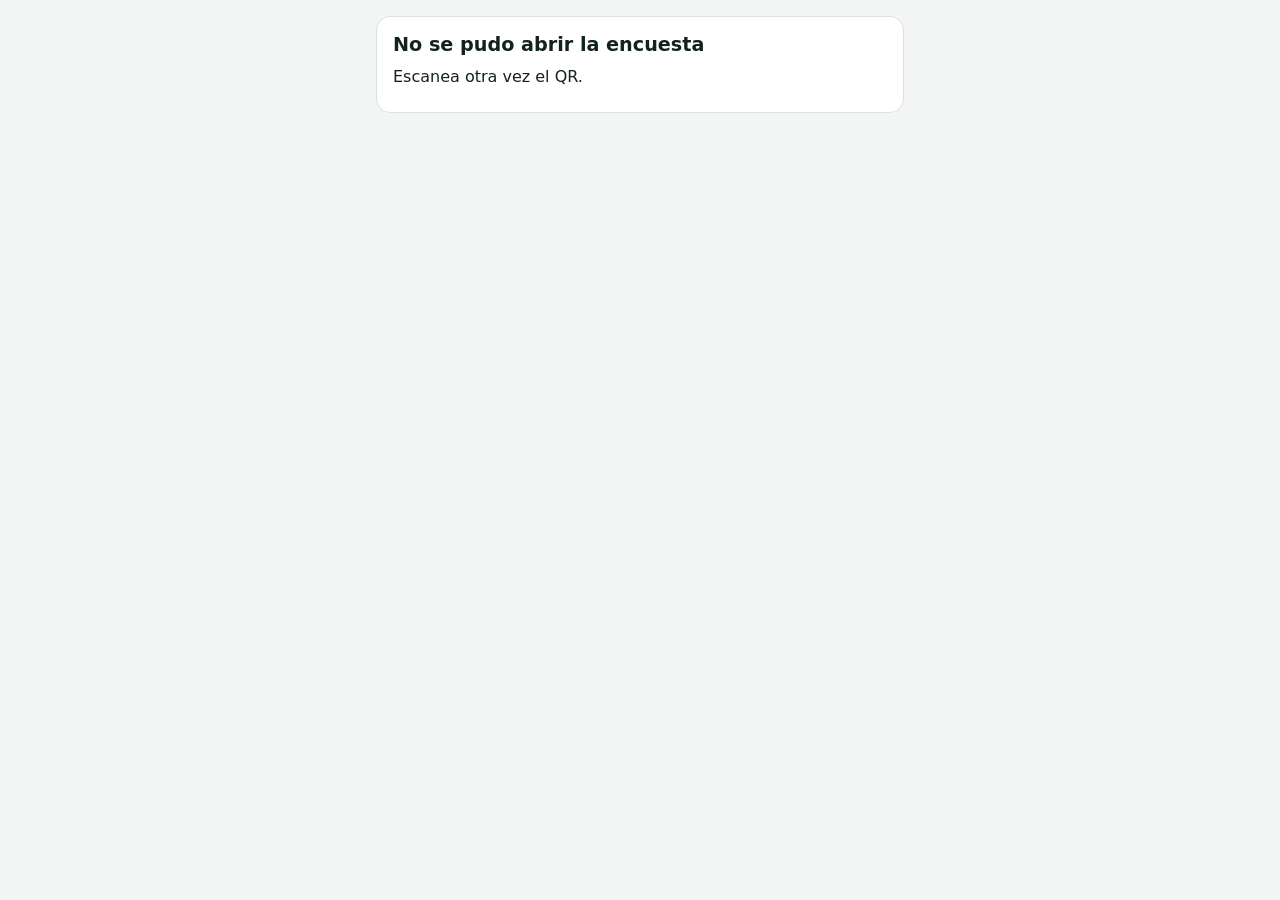
<file: encuesta.html>
<!doctype html>
<html lang="es-MX">
<head>
<meta charset="utf-8">
<meta name="viewport" content="width=device-width, initial-scale=1, viewport-fit=cover">
<meta name="robots" content="noindex">
<meta name="theme-color" content="#0e5e5a">
<title>Encuesta anónima · Escuadra</title>
<link rel="icon" type="image/png" sizes="32x32" href="favicon-32.png">
<style>
:root { --bg:#f2f5f4; --s:#fff; --s2:#eaf0ee; --ink:#12221f; --mut:#5a6c68; --line:#d9e3e0; --brand:#0e5e5a; --bink:#fff; --soft:#d8eeeb; color-scheme: light }
@media (prefers-color-scheme: dark) { :root { --bg:#0b1312; --s:#13201e; --s2:#1a2b28; --ink:#e4eeec; --mut:#94a8a4; --line:#25403b; --brand:#3cb4a8; --bink:#04201d; --soft:#173935; color-scheme: dark } }
* { box-sizing: border-box } body { margin:0; background:var(--bg); color:var(--ink); font:16px/1.45 system-ui,-apple-system,"Segoe UI",Roboto,Arial,sans-serif }
main { max-width:560px; margin:0 auto; padding:16px 16px 40px }
.top { display:flex; align-items:center; gap:10px; margin:4px 0 14px } .top svg { width:34px; height:34px } .top b { display:block } .top small { color:var(--mut) }
.card { background:var(--s); border:1px solid var(--line); border-radius:14px; padding:14px 16px; margin:0 0 12px }
h1 { font-size:1.2rem; margin:0 0 6px } h2 { font-size:1.02rem; margin:0 0 10px } p { margin:.3em 0 .6em } .mut { color:var(--mut) } .sm { font-size:.86rem }
.caras { display:flex; justify-content:space-between; gap:6px } .caras button { flex:1; font-size:1.9rem; padding:8px 0; border:2px solid var(--line); border-radius:12px; background:var(--s); cursor:pointer }
.caras button.on { border-color:var(--brand); background:var(--soft) }
.op { display:block; width:100%; text-align:left; padding:10px 12px; margin:6px 0; border:1.5px solid var(--line); border-radius:11px; background:var(--s); color:var(--ink); font:inherit; cursor:pointer }
.op.on { border-color:var(--brand); background:var(--soft); font-weight:600 }
textarea, input[type=text] { width:100%; font:inherit; padding:10px; border:1.5px solid var(--line); border-radius:11px; background:var(--s); color:var(--ink) }
.btn { display:block; width:100%; padding:13px; border-radius:11px; border:0; background:var(--brand); color:var(--bink); font:inherit; font-weight:700; cursor:pointer }
.btn:disabled { opacity:.6 } .foot { font-size:.76rem; color:var(--mut); text-align:center; margin-top:16px }
.nums{display:flex;flex-wrap:wrap;gap:6px}.nums .op{width:3.2em;text-align:center}
</style>
</head>
<body>
<main id="m"><p>Cargando…</p></main>
<script src="config.js"></script>
<script>
(async function () {
  'use strict';
  const m = document.getElementById('m');
  const esc = s => String(s == null ? '' : s).replace(/[&<>"']/g, c => ({ '&': '&amp;', '<': '&lt;', '>': '&gt;', '"': '&quot;', "'": '&#39;' }[c]));
  const logo = '<svg viewBox="0 0 64 64" aria-hidden="true"><rect width="64" height="64" rx="15" fill="#0e5e5a"/><path d="M15 51V13l38 38z" fill="#fff"/><path d="M22 44V30l14 14z" fill="#0e5e5a"/><circle cx="46" cy="18" r="5.5" fill="#f0a500"/></svg>';
  const CARAS = ['😣', '😕', '😐', '🙂', '😄'];
  async function lee() {
    const h = location.hash.slice(1); if (!h) throw new Error('vacío');
    const b = atob(h.slice(1).replace(/-/g, '+').replace(/_/g, '/')), by = new Uint8Array(b.length); for (let i = 0; i < b.length; i++) by[i] = b.charCodeAt(i);
    const txt = h[0] === 'z' ? await new Response(new Blob([by]).stream().pipeThrough(new DecompressionStream('deflate-raw'))).text() : new TextDecoder().decode(by);
    return JSON.parse(txt);
  }
  let d; try { d = await lee(); } catch (e) { m.innerHTML = '<div class="card"><h1>No se pudo abrir la encuesta</h1><p>Escanea otra vez el QR.</p></div>'; return; }
  // v1.46.0: buzón anónimo (k: 'buz') y coevaluación del proyecto (k: 'coe')
  const manda = async resp => { const c = window.ESCUADRA_CONFIG || {}; if (!c.supabaseUrl || !c.supabaseAnonKey || !d.o) throw new Error('No está conectado. Avísale a tu profe.');
    const res = await fetch(String(c.supabaseUrl).replace(/\/$/, '') + '/rest/v1/escuadra_encuesta', { method: 'POST', headers: { apikey: c.supabaseAnonKey, Authorization: 'Bearer ' + c.supabaseAnonKey, 'Content-Type': 'application/json', Prefer: 'return=minimal' }, body: JSON.stringify({ owner: d.o, encuesta: d.e, resp: resp }) });
    if (!res.ok) throw new Error('No se pudo enviar (' + res.status + '). Intenta de nuevo en un momento.'); };
  if (d.k === 'buz') {
    const TI = [['sug', '💡 Sugerencia'], ['duda', '❓ Duda de la clase'], ['preo', '😟 Algo me preocupa'], ['grac', '👏 Agradecimiento']], LB = 'escuadra.buz.' + d.e; let tipo = 'sug';
    const hd = '<div class="top">' + logo + '<div><b>Buzón anónimo</b><small>' + esc(d.g) + '</small></div></div>';
    const pintaB = (txt) => { m.innerHTML = hd + '<div class="card"><p class="sm mut">No pide tu nombre. Lo lee solo tu profe.</p><h2>¿Qué nos quieres decir?</h2>' + TI.map(t => '<button type="button" class="op' + (t[0] === tipo ? ' on' : '') + '" data-t="' + t[0] + '">' + t[1] + '</button>').join('') + '<textarea id="bt" rows="5" maxlength="600" placeholder="Escribe aquí">' + esc(txt || '') + '</textarea></div><button class="btn" id="env">Enviar</button><p class="foot">⚠️ Si estás en peligro o alguien te lastima, no esperes: habla hoy con orientación o con un adulto de confianza.</p>';
      m.querySelectorAll('[data-t]').forEach(b => b.onclick = () => { tipo = b.dataset.t; pintaB(document.getElementById('bt').value); });
      document.getElementById('env').onclick = async () => { const t = document.getElementById('bt').value.trim(), bt = document.getElementById('env'); if (t.length < 3) { alert('Escribe tu mensaje.'); return; }
        let ul = 0; try { ul = Number(localStorage.getItem(LB)) || 0; } catch (e) { } if (Date.now() - ul < 120000) { alert('Espera un par de minutos antes de mandar otro mensaje.'); return; }
        bt.disabled = true; bt.textContent = 'Enviando…'; try { await manda({ tipo: tipo, t: t.slice(0, 600) }); try { localStorage.setItem(LB, String(Date.now())); } catch (e) { } m.innerHTML = hd + '<div class="card"><h1>✓ ¡Gracias!</h1><p>Tu mensaje llegó sin tu nombre.</p></div>'; } catch (e) { bt.disabled = false; bt.textContent = 'Enviar'; alert(e.message); } }; };
    pintaB(''); return;
  }
  if (d.k === 'lis') { // v1.49.0: lista con QR
    const hd = '<div class="top">' + logo + '<div><b>Lista de hoy</b><small>' + esc(d.g) + '</small></div></div>', LK = 'escuadra.lis.' + d.e + '.' + d.f;
    let dev = ''; try { dev = localStorage.getItem('escuadra.dev') || ''; if (!dev) { dev = Math.random().toString(36).slice(2, 10); localStorage.setItem('escuadra.dev', dev); } } catch (e) { }
    let ya = null; try { ya = localStorage.getItem(LK); } catch (e) { }
    if (ya) { m.innerHTML = hd + '<div class="card"><h1>✓ Ya quedaste</h1><p>Desde este celular ya se registró el número <b>' + esc(ya) + '</b> hoy.</p></div>'; return; }
    m.innerHTML = hd + '<div class="card"><h2>¿Cuál es tu número de lista?</h2><div class="nums">' + (d.n || []).map(n => '<button type="button" class="op" data-n="' + n + '">' + esc(n) + '</button>').join('') + '</div><p class="sm mut">Elige el tuyo: desde este celular solo se puede registrar un número al día.</p></div>';
    m.querySelectorAll('[data-n]').forEach(b => b.onclick = async () => { const n = b.dataset.n; if (!confirm('¿Eres el número ' + n + '?')) return; m.querySelectorAll('[data-n]').forEach(x => { x.disabled = true; });
      try { await manda({ num: Number(n), f: d.f, w: d.w, tk: d.tk, dev: dev }); try { localStorage.setItem(LK, n); } catch (e) { } m.innerHTML = hd + '<div class="card"><h1>✓ ¡Listo!</h1><p>Quedaste registrado con el número <b>' + esc(n) + '</b>.</p></div>'; } catch (x) { m.querySelectorAll('[data-n]').forEach(y => { y.disabled = false; }); alert(x.message); } }); return;
  }
  if (d.k === 'coe') {
    const ESC = ['Nunca', 'A veces', 'Casi siempre', 'Siempre'], hd = '<div class="top">' + logo + '<div><b>' + esc(d.t || 'Coevaluación') + '</b><small>' + esc(d.g) + '</small></div></div>';
    let yo = null, eqi = -1; const ev = {};
    const elige = () => { m.innerHTML = hd + '<div class="card"><h2>¿Cuál es tu número de lista?</h2><div class="nums">' + d.eq.map((e, i) => e[1].map(a => '<button type="button" class="op" data-n="' + a[0] + '" data-e="' + i + '">' + esc(a[0]) + '</button>').join('')).join('') + '</div><p class="sm mut">Tu profe ve quién evaluó a quién; tus compañeros no.</p></div>';
      m.querySelectorAll('[data-n]').forEach(b => b.onclick = () => { yo = b.dataset.n; eqi = Number(b.dataset.e); let ya = false; try { ya = !!localStorage.getItem('escuadra.coe.' + d.e + '.' + yo); } catch (e) { } if (ya && !confirm('Ya contestaste con el número ' + yo + '. ¿Contestar de nuevo? (cuenta la última)')) return; pintaC(); }); };
    const pintaC = () => { const e = d.eq[eqi]; m.innerHTML = hd + '<div class="card"><p class="sm mut">' + esc(e[0]) + ' · Número ' + esc(yo) + '</p><p class="sm">Califica a cada integrante <b>y a ti</b>: 1 = nunca, 2 = a veces, 3 = casi siempre, 4 = siempre. Sé honesto: sirve para mejorar el trabajo en equipo.</p></div>' +
        e[1].map(a => '<div class="card"><h2>' + (String(a[0]) === String(yo) ? 'Tú (núm. ' + esc(yo) + ')' : 'Núm. ' + esc(a[0]) + ' · ' + esc(a[1])) + '</h2>' + d.cr.map((c, k) => '<p class="sm" style="margin:8px 0 4px"><b>' + esc(c) + '</b></p><div class="caras">' + [1, 2, 3, 4].map(v => '<button type="button" data-a="' + a[0] + '" data-c="' + k + '" data-v="' + v + '" class="' + (((ev[a[0]] || [])[k]) === v ? 'on' : '') + '" aria-label="' + ESC[v - 1] + '">' + v + '</button>').join('') + '</div>').join('') + '</div>').join('') +
        '<button class="btn" id="env">Enviar</button><p class="foot">1 nunca · 2 a veces · 3 casi siempre · 4 siempre</p>';
      m.querySelectorAll('[data-a]').forEach(b => b.onclick = () => { const l = ev[b.dataset.a] = ev[b.dataset.a] || []; l[Number(b.dataset.c)] = Number(b.dataset.v); const y = window.scrollY; pintaC(); window.scrollTo(0, y); });
      document.getElementById('env').onclick = async () => { const falta = e[1].some(a => d.cr.some((c, k) => !(ev[a[0]] || [])[k])); if (falta) { alert('Te falta calificar algún criterio.'); return; }
        const bt = document.getElementById('env'); bt.disabled = true; bt.textContent = 'Enviando…'; try { await manda({ de: Number(yo), ev: ev }); try { localStorage.setItem('escuadra.coe.' + d.e + '.' + yo, '1'); } catch (x) { } m.innerHTML = hd + '<div class="card"><h1>✓ ¡Gracias!</h1><p>Tu evaluación llegó.</p></div>'; } catch (x) { bt.disabled = false; bt.textContent = 'Enviar'; alert(x.message); } }; };
    elige(); return;
  }
  const LS = 'escuadra.enc.' + d.e; let ya = false; try { ya = !!localStorage.getItem(LS); } catch (e) { }
  const head = '<div class="top">' + logo + '<div><b>Encuesta anónima</b><small>' + esc(d.g) + '</small></div></div>';
  if (ya) { m.innerHTML = head + '<div class="card"><h1>✓ Ya contestaste</h1><p>Gracias. Tu profe va a contarles qué hará con lo que dijeron.</p></div>'; return; }
  const r = {};
  function pinta() {
    m.innerHTML = head + '<div class="card"><p class="sm mut">No pide tu nombre ni tu número de lista. Contesta con honestidad: sirve para mejorar la clase.</p></div>' +
      d.q.map((q, i) => '<div class="card"><h2>' + (i + 1) + '. ' + esc(q.t) + '</h2>' +
        (q.tipo === 'escala' ? '<div class="caras">' + CARAS.map((c, k) => '<button type="button" data-q="' + i + '" data-v="' + (k + 1) + '" class="' + (r['p' + i] === k + 1 ? 'on' : '') + '" aria-label="' + (k + 1) + ' de 5">' + c + '</button>').join('') + '</div>'
          : q.tipo === 'opciones' ? (q.ops || []).map(o => '<button type="button" class="op' + ((r['p' + i] || []).indexOf(o) >= 0 ? ' on' : '') + '" data-q="' + i + '" data-o="' + esc(o) + '">' + esc(o) + '</button>').join('') + '<input type="text" id="o' + i + '" maxlength="200" placeholder="Otra (opcional)" value="' + esc(r['p' + i + 'o'] || '') + '">'
          : '<textarea id="t' + i + '" rows="3" maxlength="400" placeholder="Escribe aquí (opcional)">' + esc(r['p' + i] || '') + '</textarea>') + '</div>').join('') +
      '<button class="btn" id="env">Enviar</button><p class="foot">Tus respuestas llegan sin tu nombre. Solo tu profe puede leerlas.</p>';
    m.querySelectorAll('[data-v]').forEach(b => b.onclick = () => { guarda(); r['p' + b.dataset.q] = Number(b.dataset.v); pinta(); });
    m.querySelectorAll('[data-o]').forEach(b => b.onclick = () => { guarda(); const k = 'p' + b.dataset.q, l = r[k] = r[k] || [], j = l.indexOf(b.dataset.o); if (j >= 0) l.splice(j, 1); else if (l.length < 3) l.push(b.dataset.o); pinta(); });
    document.getElementById('env').onclick = envia;
  }
  function guarda() { d.q.forEach((q, i) => { const t = document.getElementById('t' + i), o = document.getElementById('o' + i); if (t) r['p' + i] = t.value.trim().slice(0, 400); if (o) r['p' + i + 'o'] = o.value.trim().slice(0, 200); }); }
  async function envia() {
    guarda(); const bt = document.getElementById('env'); bt.disabled = true; bt.textContent = 'Enviando…';
    try {
      const c = window.ESCUADRA_CONFIG || {}; if (!c.supabaseUrl || !c.supabaseAnonKey || !d.o) throw new Error('Esta encuesta no está conectada. Avísale a tu profe.');
      const res = await fetch(String(c.supabaseUrl).replace(/\/$/, '') + '/rest/v1/escuadra_encuesta', { method: 'POST', headers: { apikey: c.supabaseAnonKey, Authorization: 'Bearer ' + c.supabaseAnonKey, 'Content-Type': 'application/json', Prefer: 'return=minimal' }, body: JSON.stringify({ owner: d.o, encuesta: d.e, resp: r }) });
      if (!res.ok) throw new Error('No se pudo enviar (' + res.status + '). Intenta de nuevo en un momento.');
      try { localStorage.setItem(LS, '1'); } catch (e) { }
      m.innerHTML = head + '<div class="card"><h1>✓ ¡Gracias!</h1><p>Tu respuesta llegó sin tu nombre. La próxima clase tu profe les cuenta qué hará con lo que dijeron.</p></div>';
    } catch (e) { bt.disabled = false; bt.textContent = 'Enviar'; alert(e.message); }
  }
  pinta();
})();
</script>
</body>
</html>
</file>
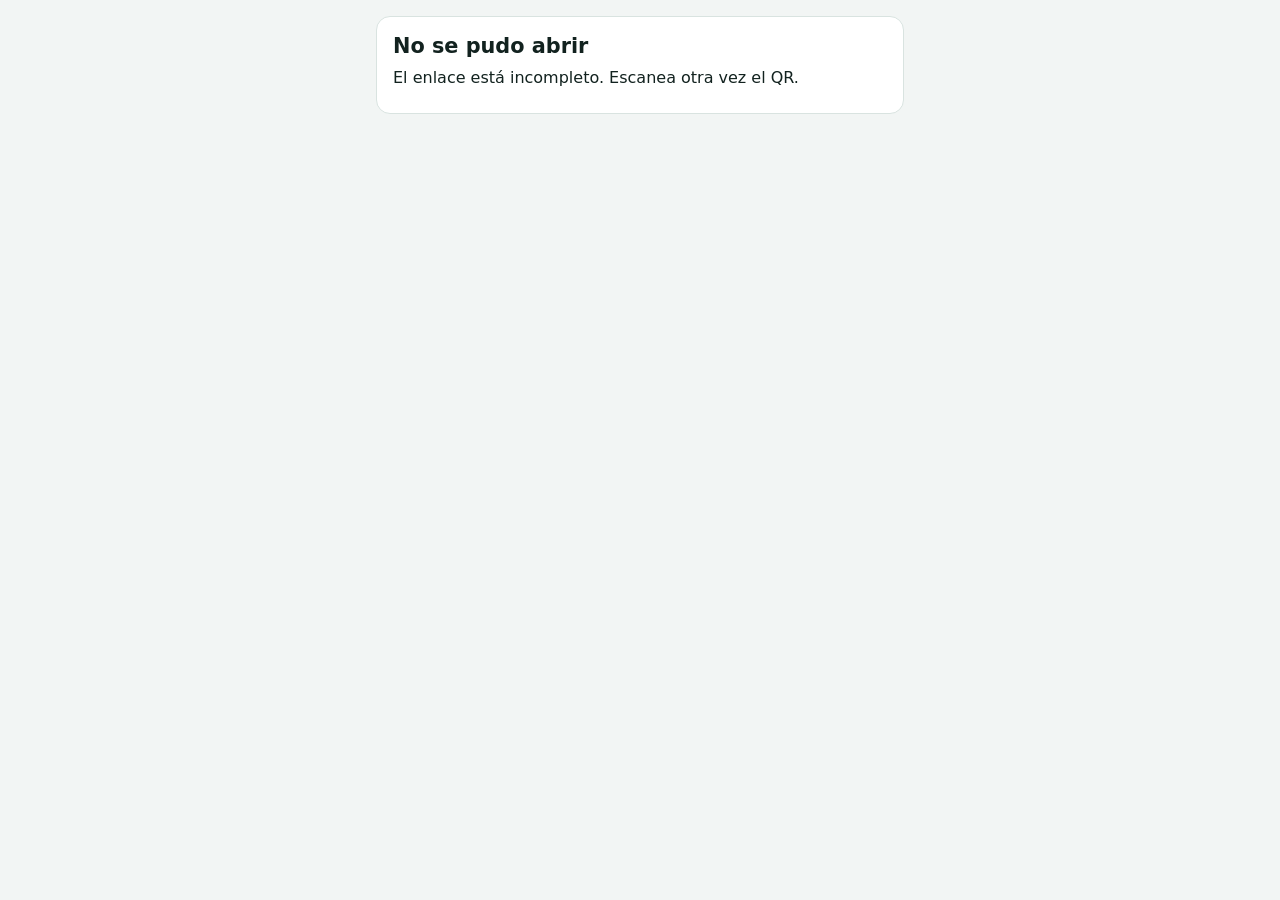
<file: grupo.html>
<!doctype html>
<html lang="es-MX">
<head>
<meta charset="utf-8">
<meta name="viewport" content="width=device-width, initial-scale=1, viewport-fit=cover">
<meta name="robots" content="noindex">
<meta name="theme-color" content="#0e5e5a">
<title>Tablero del grupo · Escuadra</title>
<link rel="icon" type="image/png" sizes="32x32" href="favicon-32.png">
<style>
:root { --bg:#f2f5f4; --s:#fff; --s2:#eaf0ee; --ink:#12221f; --mut:#5a6c68; --line:#d9e3e0; --brand:#0e5e5a; --warn:#9a5a00; --warns:#ffefd2; color-scheme: light }
@media (prefers-color-scheme: dark) { :root { --bg:#0b1312; --s:#13201e; --s2:#1a2b28; --ink:#e4eeec; --mut:#94a8a4; --line:#25403b; --brand:#3cb4a8; --warn:#f0a440; --warns:#3a2a10; color-scheme: dark } }
* { box-sizing: border-box } body { margin:0; background:var(--bg); color:var(--ink); font:16px/1.45 system-ui,-apple-system,"Segoe UI",Roboto,Arial,sans-serif }
main { max-width:560px; margin:0 auto; padding:16px 16px 40px }
.top { display:flex; align-items:center; gap:10px; margin:4px 0 14px } .top svg { width:34px; height:34px } .top b { display:block; font-size:1.05rem } .top small { color:var(--mut) }
.card { background:var(--s); border:1px solid var(--line); border-radius:14px; padding:14px 16px; margin:0 0 12px }
h1 { font-size:1.3rem; margin:0 0 4px } h2 { font-size:1.05rem; margin:0 0 8px } p { margin:.3em 0 .6em } .mut { color:var(--mut) } .sm { font-size:.86rem }
ul { padding-left:0; list-style:none; margin:0 } li { padding:9px 0; border-bottom:1px solid var(--line); display:flex; gap:10px } li:last-child { border:0 }
.f { flex:none; min-width:74px; font-weight:700; color:var(--brand) } .pronto { background:var(--warns); color:var(--warn); border-radius:8px; padding:0 6px; font-size:.78rem; font-weight:700; margin-left:4px }
.foot { font-size:.78rem; color:var(--mut); text-align:center; margin-top:18px }
</style>
</head>
<body>
<main id="m"><p>Cargando…</p></main>
<script>
(async function () {
  'use strict';
  const m = document.getElementById('m');
  const esc = s => String(s == null ? '' : s).replace(/[&<>"']/g, c => ({ '&': '&amp;', '<': '&lt;', '>': '&gt;', '"': '&quot;', "'": '&#39;' }[c]));
  const logo = '<svg viewBox="0 0 64 64" aria-hidden="true"><rect width="64" height="64" rx="15" fill="#0e5e5a"/><path d="M15 51V13l38 38z" fill="#fff"/><path d="M22 44V30l14 14z" fill="#0e5e5a"/><circle cx="46" cy="18" r="5.5" fill="#f0a500"/></svg>';
  async function lee() {
    const h = location.hash.slice(1); if (!h) throw new Error('vacío');
    const b = atob(h.slice(1).replace(/-/g, '+').replace(/_/g, '/')), bytes = new Uint8Array(b.length); for (let i = 0; i < b.length; i++) bytes[i] = b.charCodeAt(i);
    let txt;
    if (h[0] === 'z') { if (!window.DecompressionStream) throw new Error('nav'); txt = await new Response(new Blob([bytes]).stream().pipeThrough(new DecompressionStream('deflate-raw'))).text(); }
    else txt = new TextDecoder().decode(bytes);
    return JSON.parse(txt);
  }
  let d; try { d = await lee(); } catch (e) { m.innerHTML = '<div class="card"><h1>No se pudo abrir</h1><p>' + (e.message === 'nav' ? 'Tu navegador es muy antiguo: ábrelo en Chrome o Safari actualizados.' : 'El enlace está incompleto. Escanea otra vez el QR.') + '</p></div>'; return; }
  const DIAS = ['domingo', 'lunes', 'martes', 'miércoles', 'jueves', 'viernes', 'sábado'], MES = ['ene', 'feb', 'mar', 'abr', 'may', 'jun', 'jul', 'ago', 'sep', 'oct', 'nov', 'dic'];
  const fecha = f => { const x = new Date(f + 'T12:00:00'); return DIAS[x.getDay()] + ' ' + x.getDate() + ' ' + MES[x.getMonth()]; };
  const hoy = new Date(); hoy.setHours(12, 0, 0, 0);
  const faltan = f => Math.round((new Date(f + 'T12:00:00') - hoy) / 86400000);
  const pronto = f => { const n = faltan(f); return n < 0 ? '' : n === 0 ? '<span class="pronto">hoy</span>' : n === 1 ? '<span class="pronto">mañana</span>' : n <= 3 ? '<span class="pronto">en ' + n + ' días</span>' : ''; };
  let o = '<div class="top">' + logo + '<div><b>' + esc(d.g) + ' · ' + esc(d.p) + '</b><small>' + esc(d.pl) + ' · actualizado el ' + esc(fecha(d.f)) + '</small></div></div>';
  const en = (d.en || []).filter(x => faltan(x[0]) >= 0);
  o += '<div class="card"><h2>📌 Próximas entregas</h2>' + (en.length ? '<ul>' + en.map(x => '<li><span class="f">' + esc(fecha(x[0])) + '</span><span>' + esc(x[1]) + pronto(x[0]) + '</span></li>').join('') + '</ul>' : '<p class="sm mut">Nada pendiente por ahora.</p>') + '</div>';
  if (d.ex && faltan(d.ex[0]) >= 0) o += '<div class="card"><h2>📝 Examen: ' + esc(fecha(d.ex[0])) + pronto(d.ex[0]) + '</h2>' + ((d.ex[1] || []).length ? '<p class="sm mut">Temas que entran:</p><ul>' + d.ex[1].map(t => '<li>' + esc(t) + '</li>').join('') + '</ul>' : '') + '</div>';
  o += '<div class="card"><p class="sm">El ' + esc(d.p) + ' termina el <b>' + esc(fecha(d.pf)) + '</b>.' + (d.d ? ' Docente: ' + esc(d.d) + '.' : '') + '</p></div>';
  o += '<p class="foot">Es una foto del ' + esc(fecha(d.f)) + '. Si algo cambia, tu profe imprime otro QR.</p>';
  m.innerHTML = o;
})();
</script>
</body>
</html>
</file>
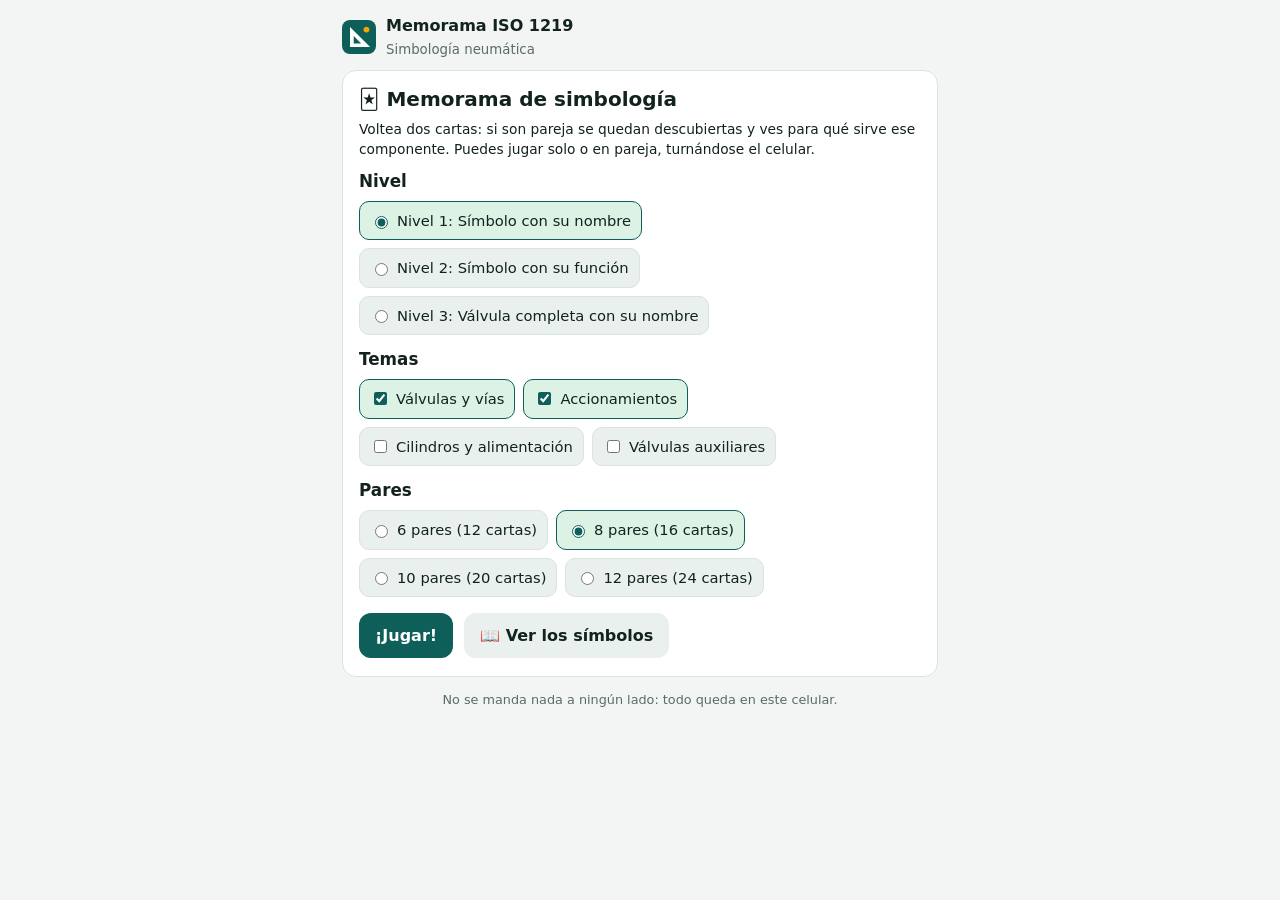
<file: memorama.html>
<!doctype html>
<html lang="es-MX">
<head>
<meta charset="utf-8">
<meta name="viewport" content="width=device-width, initial-scale=1, viewport-fit=cover">
<meta name="robots" content="noindex">
<meta name="theme-color" content="#0e5e5a">
<title>Memorama ISO 1219 · Escuadra</title>
<link rel="icon" type="image/png" sizes="32x32" href="favicon-32.png">
<style>
:root { --bg:#f2f5f4; --s:#fff; --s2:#eaf0ee; --ink:#12221f; --mut:#5a6c68; --line:#d9e3e0; --brand:#0e5e5a; --bink:#fff; --ok:#1c7c45; --oks:#dcf2e5; --bad:#bf342b; --bads:#fbe2df; --acc:#f0a500; color-scheme: light }
@media (prefers-color-scheme: dark) { :root { --bg:#0b1312; --s:#13201e; --s2:#1a2b28; --ink:#e4eeec; --mut:#94a8a4; --line:#25403b; --brand:#3cb4a8; --bink:#04201d; --ok:#52c585; --oks:#143022; --bad:#ff7b71; --bads:#3d1c1a; color-scheme: dark } }
* { box-sizing: border-box; -webkit-tap-highlight-color: transparent } body { margin:0; background:var(--bg); color:var(--ink); font:16px/1.45 system-ui,-apple-system,"Segoe UI",Roboto,Arial,sans-serif }
main { max-width:620px; margin:0 auto; padding:12px 12px 40px } body.proy main { max-width:none; padding:10px 18px }
.top { display:flex; align-items:center; gap:10px; margin:2px 0 10px } .top svg.lg { width:34px; height:34px; flex:none } .top b { display:block } .top small { color:var(--mut) } .top .sp { flex:1 }
.card { background:var(--s); border:1px solid var(--line); border-radius:14px; padding:14px 16px; margin:0 0 12px }
h1 { font-size:1.25rem; margin:0 0 6px } h2 { font-size:1.05rem; margin:0 0 8px } p { margin:.3em 0 .6em } .mut { color:var(--mut) } .sm { font-size:.86rem }
.btn { display:inline-block; font:inherit; font-weight:700; border:0; border-radius:12px; padding:11px 16px; background:var(--brand); color:var(--bink); cursor:pointer; margin:4px 6px 4px 0 }
.btn.gh { background:var(--s2); color:var(--ink) } .btn.sm { padding:7px 11px; font-size:.86rem }
.opt { display:flex; flex-wrap:wrap; gap:8px; margin:6px 0 12px } .opt label { display:flex; align-items:center; gap:6px; background:var(--s2); border:1.5px solid var(--line); border-radius:10px; padding:8px 10px; cursor:pointer; font-size:.92rem }
.opt input { accent-color:var(--brand) } .opt label:has(input:checked) { border-color:var(--brand); background:var(--oks) }
.stat { display:flex; gap:14px; flex-wrap:wrap; font-size:.9rem; margin:0 0 8px; color:var(--mut) } .stat b { color:var(--ink) }
.tab { display:grid; gap:7px; grid-template-columns:repeat(var(--cols),1fr) }
.c { position:relative; aspect-ratio:3/3.3; border-radius:10px; cursor:pointer; perspective:600px; border:0; padding:0; background:none; font:inherit; color:inherit }
.c .in { position:absolute; inset:0; transition:transform .35s; transform-style:preserve-3d }
.c.up .in, .c.ok .in { transform:rotateY(180deg) }
.c .fr, .c .bk { position:absolute; inset:0; border-radius:10px; backface-visibility:hidden; -webkit-backface-visibility:hidden; display:flex; align-items:center; justify-content:center; overflow:hidden }
.c .bk { background:linear-gradient(135deg,#0e5e5a,#148479); color:#fff; font-weight:800; font-size:1.05rem; border:2px solid rgba(255,255,255,.15) }
.c .bk i { position:absolute; inset:7px; border:1.5px dashed rgba(255,255,255,.35); border-radius:7px } .c .bk span { position:relative }
.c .fr { transform:rotateY(180deg); background:#fff; color:#111; border:2px solid var(--line); padding:4px; text-align:center; font-size:.72rem; line-height:1.18; font-weight:600 }
.c .fr svg { width:100%; height:100%; max-height:100% } .c.ok .fr { border-color:var(--ok); box-shadow:0 0 0 2px var(--ok) inset } .c.no .fr { border-color:var(--bad) }
.c .fr.tx { background:#fffbe8 }
body.proy .tab { height:calc(100vh - 168px); grid-template-rows:repeat(var(--rows),1fr) } body.proy .c { aspect-ratio:auto; min-height:0 } body.proy .c .fr { font-size:clamp(.7rem,1.25vw,1.3rem) } body.proy .c .bk { font-size:clamp(1rem,2.2vw,2.2rem) }
.pan { position:fixed; left:50%; bottom:14px; transform:translateX(-50%); width:min(94vw,560px); background:var(--s); border:2px solid var(--ok); border-radius:16px; padding:12px 14px; box-shadow:0 10px 30px rgba(0,0,0,.25); z-index:5; display:flex; gap:12px; align-items:center }
.pan .sv { width:120px; flex:none; background:#fff; color:#111; border-radius:10px; padding:4px } .pan .sv svg { width:100% } .pan b { display:block }
body.proy .pan { width:min(80vw,900px); bottom:auto; top:50%; transform:translate(-50%,-50%); flex-direction:column; text-align:center; font-size:1.4rem; padding:24px } body.proy .pan .sv { width:min(46vw,460px) }
.eqs { display:flex; gap:8px; flex-wrap:wrap; margin:0 0 10px } .eq { background:var(--s2); border:2px solid var(--line); border-radius:12px; padding:6px 12px; font-weight:700 } .eq.t { border-color:var(--acc); background:#fff3cf; color:#111 }
body.proy .eq { font-size:1.3rem; padding:8px 16px }
.score { font-size:2.2rem; font-weight:800; color:var(--brand) }
.fich { display:grid; grid-template-columns:96px 1fr; gap:10px; align-items:center; padding:8px 0; border-top:1px solid var(--line) } .fich .sv { background:#fff; color:#111; border-radius:8px; padding:3px } .fich svg { width:100% }
.foot { color:var(--mut); font-size:.8rem; text-align:center; margin-top:14px }
input.num { font:inherit; font-size:1.4rem; width:90px; text-align:center; padding:8px; border-radius:10px; border:1.5px solid var(--line); background:var(--s); color:var(--ink) }
</style>
</head>
<body>
<main id="m"><div class="card"><p>Cargando…</p></div></main>
<script src="iso1219.js"></script>
<script>
(function () {
  'use strict';
  const m = document.getElementById('m'), I = window.ISO1219;
  const esc = s => String(s == null ? '' : s).replace(/[&<>"']/g, c => ({ '&': '&amp;', '<': '&lt;', '>': '&gt;', '"': '&quot;', "'": '&#39;' }[c]));
  const logo = '<svg class="lg" viewBox="0 0 64 64" aria-hidden="true"><rect width="64" height="64" rx="15" fill="#0e5e5a"/><path d="M15 51V13l38 38z" fill="#fff"/><path d="M22 44V30l14 14z" fill="#0e5e5a"/><circle cx="46" cy="18" r="5.5" fill="#f0a500"/></svg>';
  // datos del enlace que genera tu profe en Escuadra (grupo, nivel, pares, modo); sin enlace se juega libre
  let d = {};
  try { const h = location.hash.slice(1); if (h && h[0] === 'j') { const b = atob(h.slice(1).replace(/-/g, '+').replace(/_/g, '/')), by = new Uint8Array(b.length); for (let i = 0; i < b.length; i++) by[i] = b.charCodeAt(i); d = JSON.parse(new TextDecoder().decode(by)); } } catch (e) { d = {}; }
  const PROY = d.m === 'p'; if (PROY) document.body.classList.add('proy');
  const cfg = { niv: [1, 2, 3].indexOf(d.n) >= 0 ? d.n : 1, cats: Array.isArray(d.cats) && d.cats.length ? d.cats : ['val', 'acc'], p: [6, 8, 10, 12].indexOf(d.p) >= 0 ? d.p : (PROY ? 12 : 8), eq: Math.max(2, Math.min(6, d.eq || 4)) };
  // código para tu profe (4 dígitos): depende del enlace, tu número de lista, el nivel, los pares y qué tan bien te fue en tu PRIMER juego
  const fnv = s => { let h = 2166136261; s = String(s); for (let i = 0; i < s.length; i++) { h ^= s.charCodeAt(i); h = Math.imul(h, 16777619); } return h >>> 0; };
  const codigo = (c, num, niv, p, b) => String(1000 + fnv('mem|' + c + '|' + num + '|' + niv + '|' + p + '|' + b) % 9000);
  const banda = (int, p) => int <= Math.round(p * 1.5) ? 3 : int <= Math.round(p * 2.5) ? 2 : 1;
  const BANDA = { 3: '¡Excelente memoria!', 2: '¡Bien hecho!', 1: '¡Lo terminaste!' };
  const primero = (niv, p, b) => { const k = 'escuadra.mem.' + d.c + '.' + niv + '.' + p; try { const v = localStorage.getItem(k); if (v) return Number(v); localStorage.setItem(k, String(b)); } catch (e) { } return b; };
  const NIV = { 1: ['Nivel 1', 'Símbolo con su nombre'], 2: ['Nivel 2', 'Símbolo con su función'], 3: ['Nivel 3', 'Válvula completa con su nombre'] };
  const head = sub => '<div class="top">' + logo + '<div><b>Memorama ISO 1219</b><small>' + esc(d.g ? d.g + ' · ' : '') + esc(sub || 'Simbología neumática') + '</small></div><span class="sp"></span>' + (sub ? '<button class="btn gh sm" id="salir">Menú</button>' : '') + '</div>';
  const mezcla = a => { a = a.slice(); for (let i = a.length - 1; i > 0; i--) { const j = Math.floor(Math.random() * (i + 1)); [a[i], a[j]] = [a[j], a[i]]; } return a; };

  /* ---------- inicio: elegir nivel, temas y pares ---------- */
  function inicio() {
    m.innerHTML = head() + '<div class="card"><h1>' + (PROY ? '📽 Memorama por equipos' : '🃏 Memorama de simbología') + '</h1><p class="sm">Voltea dos cartas: si son pareja se quedan descubiertas y ves para qué sirve ese componente. ' + (PROY ? 'Los equipos pasan por turnos: si hacen pareja, ganan un punto y siguen; si no, pasa el turno.' : 'Puedes jugar solo o en pareja, turnándose el celular.') + '</p>' +
      '<h2>Nivel</h2><div class="opt">' + [1, 2, 3].map(n => '<label><input type="radio" name="niv" value="' + n + '"' + (cfg.niv === n ? ' checked' : '') + '>' + NIV[n][0] + ': ' + NIV[n][1] + '</label>').join('') + '</div>' +
      '<div id="tcats"><h2>Temas</h2><div class="opt">' + Object.keys(I.CAT).map(k => '<label><input type="checkbox" name="cat" value="' + k + '"' + (cfg.cats.indexOf(k) >= 0 ? ' checked' : '') + '>' + esc(I.CAT[k]) + '</label>').join('') + '</div></div>' +
      '<h2>Pares</h2><div class="opt">' + [6, 8, 10, 12].map(n => '<label><input type="radio" name="par" value="' + n + '"' + (cfg.p === n ? ' checked' : '') + '>' + n + ' pares (' + (n * 2) + ' cartas)</label>').join('') + '</div>' +
      (PROY ? '<h2>Equipos</h2><div class="opt">' + [2, 3, 4, 5, 6].map(n => '<label><input type="radio" name="eq" value="' + n + '"' + (cfg.eq === n ? ' checked' : '') + '>' + n + '</label>').join('') + '</div>' : '') +
      '<button class="btn" id="go">¡Jugar!</button> <button class="btn gh" id="fichas">📖 Ver los símbolos</button></div>' +
      '<p class="foot">' + (d.c ? 'Al terminar te doy un código para tu profe. ' : '') + 'No se manda nada a ningún lado: todo queda en este ' + (PROY ? 'equipo' : 'celular') + '.</p>';
    const tc = () => { document.getElementById('tcats').style.display = m.querySelector('[name=niv]:checked').value === '3' ? 'none' : ''; };
    m.querySelectorAll('[name=niv]').forEach(x => x.onchange = tc); tc();
    document.getElementById('go').onclick = () => {
      cfg.niv = Number(m.querySelector('[name=niv]:checked').value); cfg.p = Number(m.querySelector('[name=par]:checked').value);
      const cs = Array.from(m.querySelectorAll('[name=cat]:checked')).map(x => x.value); if (cfg.niv < 3 && !cs.length) { alert('Elige al menos un tema'); return; } if (cs.length) cfg.cats = cs;
      const q = m.querySelector('[name=eq]:checked'); if (q) cfg.eq = Number(q.value);
      jugar();
    };
    document.getElementById('fichas').onclick = () => fichas(null);
  }

  /* ---------- fichas de estudio ---------- */
  function fichas(lista) {
    const L = lista || (cfg.niv === 3 ? I.COMPLETAS : I.SIM.filter(s => cfg.cats.indexOf(s.cat) >= 0));
    m.innerHTML = head('Fichas de estudio') + '<div class="card"><h1>📖 ' + (lista ? 'Los símbolos de tu juego' : 'Símbolos') + '</h1>' + L.map(s => '<div class="fich"><div class="sv">' + s.svg + '</div><div><b>' + esc(s.n) + '</b><p class="sm mut">' + esc(s.f) + '</p></div></div>').join('') + '</div>' +
      '<button class="btn" id="otra">Jugar</button>';
    document.getElementById('salir').onclick = inicio; document.getElementById('otra').onclick = inicio; window.scrollTo(0, 0);
  }

  /* ---------- el juego ---------- */
  let st = null;
  function jugar() {
    const pool = cfg.niv === 3 ? I.COMPLETAS : I.SIM.filter(s => cfg.cats.indexOf(s.cat) >= 0), sel = mezcla(pool).slice(0, cfg.p), P = sel.length;
    const cartas = [];
    sel.forEach((s, i) => { cartas.push({ k: i, t: 's', s: s }); cartas.push({ k: i, t: 'x', s: s, tx: cfg.niv === 2 ? s.f : s.n }); });
    st = { sel: sel, P: P, cartas: mezcla(cartas), up: [], ok: 0, int: 0, t0: Date.now(), bloq: false, eq: PROY ? Array.from({ length: cfg.eq }, () => 0) : null, turno: 0 };
    const n = st.cartas.length, cols = PROY ? ([3, 4, 5, 6, 7, 8].filter(c => n % c === 0).sort((x, y) => Math.abs(x / (n / x) - 1.6) - Math.abs(y / (n / y) - 1.6))[0] || Math.ceil(Math.sqrt(n * 1.6))) : (n > 16 ? 5 : 4);
    m.innerHTML = head(NIV[cfg.niv][0] + ' · ' + NIV[cfg.niv][1]) + '<div id="eqs"></div><div class="stat" id="stat"></div><div class="tab" style="--cols:' + cols + ';--rows:' + Math.ceil(n / cols) + '">' +
      st.cartas.map((c, i) => '<button class="c" data-i="' + i + '" aria-label="Carta ' + (i + 1) + '"><span class="in"><span class="bk"><i></i><span>' + (i + 1) + '</span></span><span class="fr' + (c.t === 'x' ? ' tx' : '') + '">' + (c.t === 's' ? c.s.svg : esc(c.tx)) + '</span></span></button>').join('') + '</div><div id="pan"></div>';
    document.getElementById('salir').onclick = () => { if (st.ok < st.P && !confirm('¿Salir del juego?')) return; inicio(); };
    m.querySelectorAll('.c').forEach(b => b.onclick = () => voltea(Number(b.dataset.i)));
    marcador(); clearInterval(st.reloj); st.reloj = setInterval(marcador, 1000);
  }
  const seg = () => Math.round((Date.now() - st.t0) / 1000), mmss = s => Math.floor(s / 60) + ':' + String(s % 60).padStart(2, '0');
  function marcador() {
    const e = document.getElementById('stat'); if (!e) { clearInterval(st.reloj); return; }
    e.innerHTML = '<span>Pares: <b>' + st.ok + ' de ' + st.P + '</b></span><span>Intentos: <b>' + st.int + '</b></span>' + (PROY ? '' : '<span>Tiempo: <b>' + mmss(seg()) + '</b></span>');
    if (PROY) document.getElementById('eqs').innerHTML = '<div class="eqs">' + st.eq.map((p, i) => '<span class="eq' + (i === st.turno ? ' t' : '') + '">Equipo ' + (i + 1) + ': ' + p + '</span>').join('') + '</div>';
  }
  function voltea(i) {
    if (st.bloq) return; const c = st.cartas[i], el = m.querySelector('.c[data-i="' + i + '"]');
    if (el.classList.contains('ok') || st.up.indexOf(i) >= 0) return;
    el.classList.add('up'); st.up.push(i); if (st.up.length < 2) return;
    st.int++; const a = st.cartas[st.up[0]], ea = m.querySelector('.c[data-i="' + st.up[0] + '"]');
    if (a.k === c.k) {
      ea.classList.add('ok'); el.classList.add('ok'); st.ok++; if (st.eq) st.eq[st.turno]++; st.up = []; marcador(); panel(c.s);
    } else {
      st.bloq = true; ea.classList.add('no'); el.classList.add('no');
      setTimeout(() => { ea.classList.remove('up', 'no'); el.classList.remove('up', 'no'); st.up = []; st.bloq = false; if (st.eq) st.turno = (st.turno + 1) % st.eq.length; marcador(); }, PROY ? 1700 : 1100);
      marcador();
    }
  }
  // al hacer pareja: el símbolo en grande, su nombre y para qué sirve
  function panel(s) {
    const p = document.getElementById('pan'), fin = st.ok >= st.P;
    if (PROY) {
      st.bloq = true;
      p.innerHTML = '<div class="pan"><div class="sv">' + s.svg + '</div><b>¡Pareja para el Equipo ' + (st.turno + 1) + '!</b><span>' + esc(s.n) + '</span><p class="mut" id="pf">¿Para qué sirve? Explíquenlo antes de ver la respuesta.</p><div><button class="btn gh" id="ver">Ver respuesta</button> <button class="btn" id="seg">' + (fin ? 'Ver resultados' : 'Seguir (mismo equipo)') + '</button></div></div>';
      document.getElementById('ver').onclick = () => { document.getElementById('pf').innerHTML = '<b>' + esc(s.f) + '</b>'; };
      document.getElementById('seg').onclick = () => { p.innerHTML = ''; st.bloq = false; if (fin) final(); };
    } else {
      p.innerHTML = '<div class="pan" id="pn"><div class="sv">' + s.svg + '</div><div><b>✓ ' + esc(s.n) + '</b><span class="sm">' + esc(s.f) + '</span></div></div>';
      clearTimeout(st.tp); const quita = () => { p.innerHTML = ''; if (fin) final(); };
      document.getElementById('pn').onclick = () => { clearTimeout(st.tp); quita(); };
      st.tp = setTimeout(quita, fin ? 2600 : 3800);
    }
  }
  /* ---------- resultados y código ---------- */
  function final() {
    clearInterval(st.reloj); const t = seg(), b = banda(st.int, st.P);
    if (PROY) {
      const max = Math.max.apply(null, st.eq), gan = st.eq.map((p, i) => p === max ? i + 1 : 0).filter(Boolean);
      m.innerHTML = head('Resultados') + '<div class="card" style="text-align:center"><h1>🏆 ' + (gan.length > 1 ? 'Empate: equipos ' + gan.join(' y ') : 'Gana el Equipo ' + gan[0]) + '</h1>' +
        '<div class="eqs" style="justify-content:center">' + st.eq.map((p, i) => '<span class="eq' + (p === max ? ' t' : '') + '">Equipo ' + (i + 1) + ': ' + p + '</span>').join('') + '</div><p class="mut">' + st.P + ' pares en ' + st.int + ' intentos.</p></div>' +
        '<button class="btn" id="otra">Otra ronda</button> <button class="btn gh" id="fi">📖 Repasar los símbolos</button>';
    } else {
      const b1 = d.c ? primero(cfg.niv, st.P, b) : b;
      const cod = num => '<div class="score" style="letter-spacing:.15em">' + codigo(d.c, num, cfg.niv, st.P, b1) + '</div><p class="sm mut">Código de No. ' + esc(num) + '</p>';
      m.innerHTML = head('Resultados') + '<div class="card" style="text-align:center"><h1>🎉 ' + BANDA[b] + '</h1><p>' + st.P + ' pares en <b>' + st.int + ' intentos</b> y ' + mmss(t) + ' min.</p><p class="sm mut">' + (st.int === st.P ? '¡Sin un solo error!' : 'Lo mínimo posible eran ' + st.P + ' intentos.') + '</p></div>' +
        (d.c ? '<div class="card" style="text-align:center" id="cod"><p class="sm"><b>¿Cuál es tu número de lista?</b> Te doy un código para tu profe. Si jugaron en pareja, cada quien pone su número.</p><input class="num" id="num" inputmode="numeric" maxlength="3"> <button class="btn" id="vcod">Ver código</button><div id="cods"></div><p class="sm mut">Cuenta tu primer juego de este nivel (' + BANDA[b1].replace(/[¡!]/g, '') + ').</p></div>' : '') +
        '<button class="btn" id="otra">Jugar otra vez</button> <button class="btn gh" id="fi">📖 Repasar los símbolos</button>';
      const vc = document.getElementById('vcod');
      if (vc) vc.onclick = () => { const n = parseInt(document.getElementById('num').value, 10); if (!(n > 0 && n < 100)) return; document.getElementById('cods').innerHTML += cod(n); document.getElementById('num').value = ''; };
    }
    document.getElementById('salir').onclick = inicio; document.getElementById('otra').onclick = jugar; document.getElementById('fi').onclick = () => fichas(st.sel);
    window.scrollTo(0, 0);
  }
  if (!I) { m.innerHTML = '<div class="card"><h1>No se pudo cargar el juego</h1><p>Revisa tu conexión y vuelve a abrir el enlace.</p></div>'; return; }
  inicio();
})();
</script>
</body>
</html>
</file>
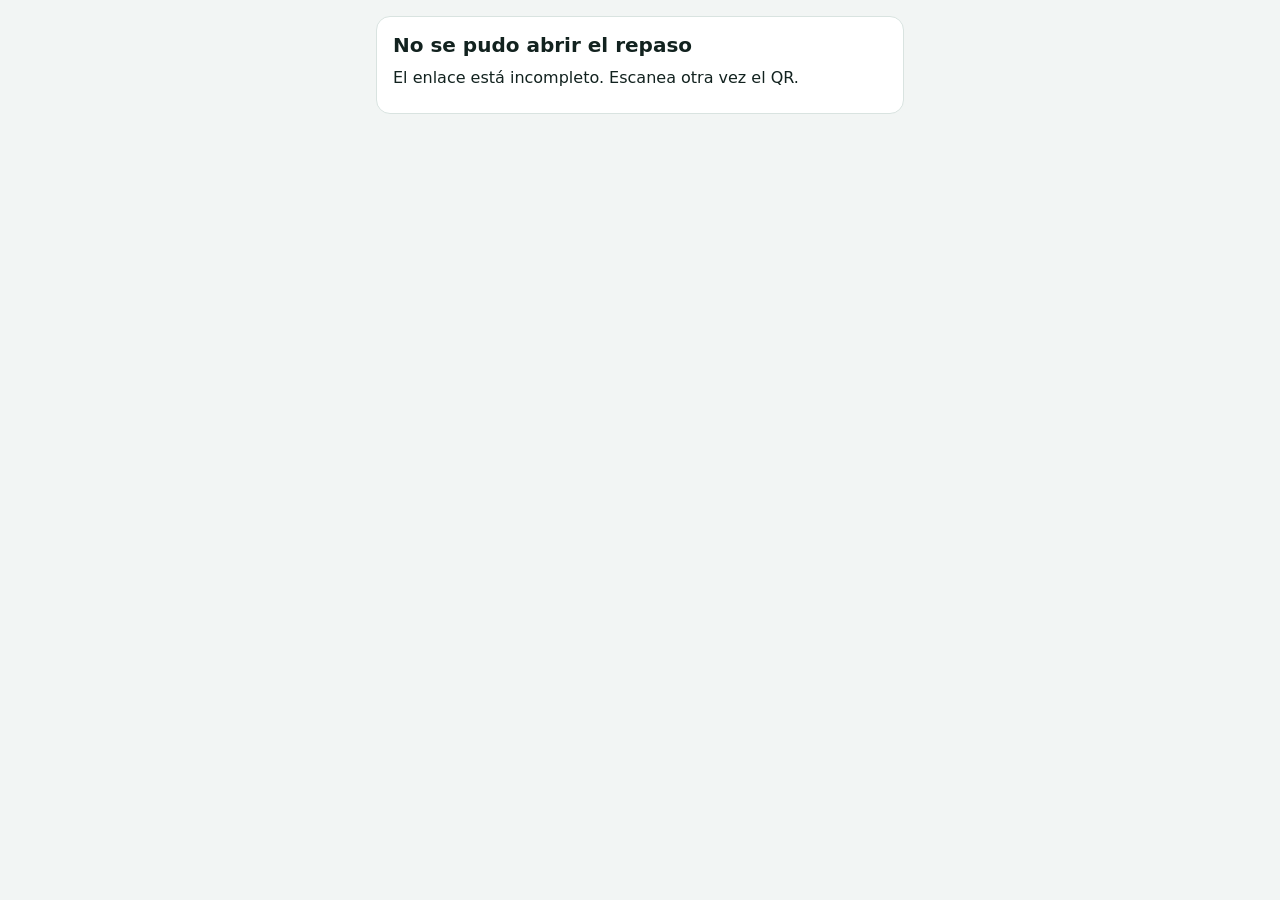
<file: repaso.html>
<!doctype html>
<html lang="es-MX">
<head>
<meta charset="utf-8">
<meta name="viewport" content="width=device-width, initial-scale=1, viewport-fit=cover">
<meta name="robots" content="noindex">
<meta name="theme-color" content="#0e5e5a">
<title>Repaso para casa · Escuadra</title>
<link rel="icon" type="image/png" sizes="32x32" href="favicon-32.png">
<style>
:root { --bg:#f2f5f4; --s:#fff; --s2:#eaf0ee; --ink:#12221f; --mut:#5a6c68; --line:#d9e3e0; --brand:#0e5e5a; --bink:#fff; --ok:#1c7c45; --oks:#dcf2e5; --bad:#bf342b; --bads:#fbe2df; color-scheme: light }
@media (prefers-color-scheme: dark) { :root { --bg:#0b1312; --s:#13201e; --s2:#1a2b28; --ink:#e4eeec; --mut:#94a8a4; --line:#25403b; --brand:#3cb4a8; --bink:#04201d; --ok:#52c585; --oks:#143022; --bad:#ff7b71; --bads:#3d1c1a; color-scheme: dark } }
* { box-sizing: border-box } body { margin:0; background:var(--bg); color:var(--ink); font:16px/1.45 system-ui,-apple-system,"Segoe UI",Roboto,Arial,sans-serif }
main { max-width:560px; margin:0 auto; padding:16px 16px 40px }
.top { display:flex; align-items:center; gap:10px; margin:4px 0 14px } .top svg { width:34px; height:34px } .top b { display:block } .top small { color:var(--mut) }
.card { background:var(--s); border:1px solid var(--line); border-radius:14px; padding:14px 16px; margin:0 0 12px }
h1 { font-size:1.25rem; margin:0 0 6px } p { margin:.3em 0 .6em } .mut { color:var(--mut) } .sm { font-size:.86rem }
.bar { height:6px; background:var(--s2); border-radius:9px; overflow:hidden; margin:6px 0 12px } .bar i { display:block; height:100%; background:var(--brand) }
.op { display:block; width:100%; text-align:left; padding:11px 13px; margin:7px 0; border:1.5px solid var(--line); border-radius:11px; background:var(--s); color:var(--ink); font:inherit; cursor:pointer }
.op.ok { border-color:var(--ok); background:var(--oks) } .op.no { border-color:var(--bad); background:var(--bads) } .op:disabled { cursor:default }
.btn { display:inline-block; padding:11px 18px; border-radius:11px; border:0; background:var(--brand); color:var(--bink); font:inherit; font-weight:700; cursor:pointer; margin-top:8px }
.exp { padding:10px 12px; border-radius:10px; background:var(--s2); font-size:.92rem }
.score { font-size:2.6rem; font-weight:800; color:var(--brand) }
.foot { font-size:.78rem; color:var(--mut); text-align:center; margin-top:18px }
</style>
</head>
<body>
<main id="m"><p>Cargando…</p></main>
<script>
(async function () {
  'use strict';
  const m = document.getElementById('m');
  const esc = s => String(s == null ? '' : s).replace(/[&<>"']/g, c => ({ '&': '&amp;', '<': '&lt;', '>': '&gt;', '"': '&quot;', "'": '&#39;' }[c]));
  const logo = '<svg viewBox="0 0 64 64" aria-hidden="true"><rect width="64" height="64" rx="15" fill="#0e5e5a"/><path d="M15 51V13l38 38z" fill="#fff"/><path d="M22 44V30l14 14z" fill="#0e5e5a"/><circle cx="46" cy="18" r="5.5" fill="#f0a500"/></svg>';
  async function lee() {
    const h = location.hash.slice(1); if (!h) throw new Error('vacío');
    const b = atob(h.slice(1).replace(/-/g, '+').replace(/_/g, '/')), bytes = new Uint8Array(b.length); for (let i = 0; i < b.length; i++) bytes[i] = b.charCodeAt(i);
    let txt;
    if (h[0] === 'z') { if (!window.DecompressionStream) throw new Error('nav'); const ds = new Blob([bytes]).stream().pipeThrough(new DecompressionStream('deflate-raw')); txt = await new Response(ds).text(); }
    else txt = new TextDecoder().decode(bytes);
    return JSON.parse(txt);
  }
  let d; try { d = await lee(); } catch (e) { m.innerHTML = '<div class="card"><h1>No se pudo abrir el repaso</h1><p>' + (e.message === 'nav' ? 'Tu navegador es muy antiguo: ábrelo en Chrome o Safari actualizados.' : 'El enlace está incompleto. Escanea otra vez el QR.') + '</p></div>'; return; }
  const Q = d.q || [], res = [];
  // v1.28: código de comprobante (4 dígitos). Depende del repaso, del número de lista y de cuántas tuvo bien en su PRIMER
  // intento en este celular; tu profe lo captura en Escuadra y así sabe quién lo hizo y cómo le fue. No se manda nada.
  const fnv = s => { let h = 2166136261; s = String(s); for (let i = 0; i < s.length; i++) { h ^= s.charCodeAt(i); h = Math.imul(h, 16777619); } return h >>> 0; };
  const codigo = (c, num, ok, tot) => String(1000 + fnv('esc|' + c + '|' + num + '|' + ok + '/' + tot) % 9000);
  const primero = ok => { const k = 'escuadra.rep.' + d.c; try { const v = localStorage.getItem(k); if (v != null && !isNaN(Number(v))) return Number(v); localStorage.setItem(k, String(ok)); } catch (e) { } return ok; };
  const codHTML = (num, o1) => '<div class="card" style="text-align:center"><p class="mut sm">Tu código para tu profe' + (d.n ? '' : ' (No. ' + esc(num) + ')') + '</p><div class="score" style="letter-spacing:.15em">' + codigo(d.c, num, o1, Q.length) + '</div><p class="sm mut">Díctaselo o enséñaselo: así sabe que hiciste el repaso. Cuenta tu primer intento (' + o1 + ' de ' + Q.length + ').</p></div>';
  let i = 0;
  const head = '<div class="top">' + logo + '<div><b>' + esc(d.t || 'Repaso para casa') + '</b><small>' + esc(d.g) + (d.n ? ' · No. ' + esc(d.n) : '') + '</small></div></div>';
  let pre = !!(d.pre && (d.pre.u || d.pre.n)); // v1.48.0: clase invertida: primero el material, luego las preguntas
  function pinta() {
    if (pre) { m.innerHTML = head + '<div class="card"><p class="sm mut">Antes de la clase</p><h1>' + esc(d.pre.t || 'Prepárate para la clase') + '</h1>' + (d.pre.n ? '<p>' + esc(d.pre.n) + '</p>' : '') + (d.pre.u && /^https?:\/\//.test(d.pre.u) ? '<a class="btn" href="' + esc(d.pre.u) + '" target="_blank" rel="noopener">▶ Ver el material</a>' : '') + '</div><button class="btn" id="ya">Ya lo vi: contestar ' + Q.length + ' preguntas</button><p class="foot">Mira el material completo antes de contestar: en clase lo vamos a usar.</p>';
      document.getElementById('ya').onclick = () => { pre = false; pinta(); window.scrollTo(0, 0); }; return; }
    if (i >= Q.length) {
      const ok = res.filter(Boolean).length, o1 = primero(ok);
      m.innerHTML = head + (d.c ? '<div id="cod">' + (d.n ? codHTML(d.n, o1) : '<div class="card" style="text-align:center"><p class="sm"><b>¿Cuál es tu número de lista?</b> Te doy un código para tu profe.</p><input id="num" inputmode="numeric" maxlength="3" style="font:inherit;font-size:1.4rem;width:90px;text-align:center;padding:8px;border-radius:10px;border:1.5px solid var(--line);background:var(--s);color:var(--ink)"> <button class="btn" id="vcod">Ver mi código</button></div>') + '</div>' : '') + '<div class="card" style="text-align:center"><p class="mut">Tuviste bien</p><div class="score">' + ok + ' de ' + Q.length + '</div><p>' + (ok === Q.length ? '¡Excelente! Ya dominas estos temas.' : ok >= Q.length / 2 ? 'Vas bien. Repasa en tu libreta las que fallaste y vuelve a intentarlo mañana.' : 'Estos temas todavía te cuestan: repasa tus apuntes y pregunta en clase. Equivocarse ahora es la mejor forma de aprender.') + '</p><button class="btn" id="otra">Volver a empezar</button></div>' +
        '<div class="card"><p class="sm"><b>Temas:</b> ' + esc(Array.from(new Set(Q.map(q => q[4]))).join(', ')) + '</p><p class="sm mut">Elegidos según ' + esc(d.fu || 'tus temas débiles') + '.</p></div><p class="foot">Tus respuestas no se mandan a ningún lado: quedan solo en este celular.</p>';
      document.getElementById('otra').onclick = () => { i = 0; res.length = 0; pinta(); };
      const vc = document.getElementById('vcod'); if (vc) vc.onclick = () => { const n = parseInt(document.getElementById('num').value, 10); if (!(n > 0)) return; document.getElementById('cod').innerHTML = codHTML(n, o1); };
      return;
    }
    const q = Q[i];
    m.innerHTML = head + '<div class="bar"><i style="width:' + (i / Q.length * 100) + '%"></i></div><div class="card"><p class="sm mut">Pregunta ' + (i + 1) + ' de ' + Q.length + ' · ' + esc(q[4]) + '</p><h1>' + esc(q[0]) + '</h1>' +
      q[1].map((o, j) => '<button class="op" data-j="' + j + '">' + 'ABCDE'[j] + ') ' + esc(o) + '</button>').join('') + '<div id="fb"></div></div>' +
      '<p class="foot">Contesta sin ver tus apuntes: recordar con esfuerzo es lo que más ayuda a que se te quede.</p>';
    m.querySelectorAll('.op').forEach(b => b.onclick = () => {
      const j = Number(b.dataset.j), bien = j === q[2]; res[i] = bien;
      m.querySelectorAll('.op').forEach(x => { x.disabled = true; const k = Number(x.dataset.j); if (k === q[2]) x.classList.add('ok'); else if (k === j) x.classList.add('no'); });
      document.getElementById('fb').innerHTML = '<p><b>' + (bien ? '✓ ¡Correcto!' : '✗ No es esa. La correcta es la ' + 'ABCDE'[q[2]] + '.') + '</b></p>' + (q[3] ? '<p class="exp">' + esc(q[3]) + '</p>' : '') + '<button class="btn" id="sig">' + (i + 1 < Q.length ? 'Siguiente' : 'Ver resultado') + '</button>';
      document.getElementById('sig').onclick = () => { i++; pinta(); window.scrollTo(0, 0); };
    });
  }
  pinta();
})();
</script>
</body>
</html>
</file>
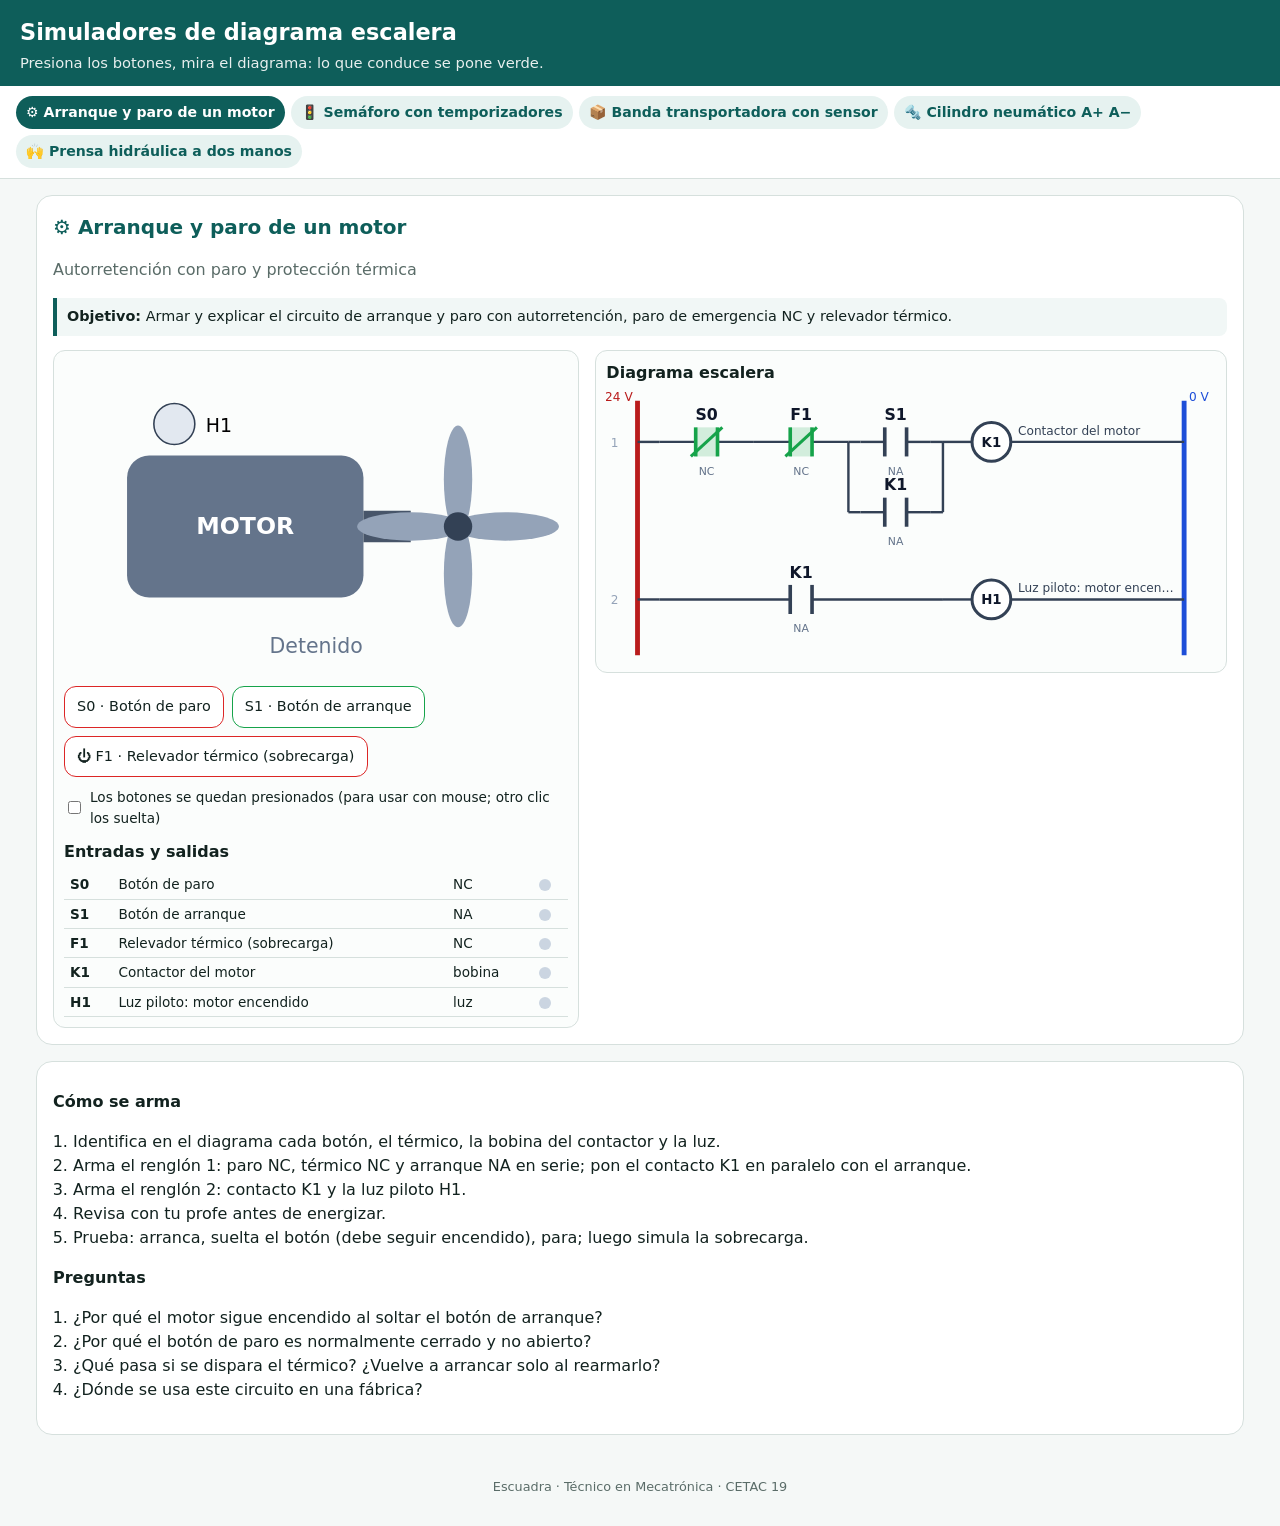
<file: sim.html>
<!DOCTYPE html>
<html lang="es">
<head>
<meta charset="utf-8">
<meta name="viewport" content="width=device-width, initial-scale=1">
<title>Simuladores de diagrama escalera · Escuadra</title>
<style>
:root { --bg: #f5f8f7; --card: #fff; --ink: #12221f; --muted: #5a6c68; --line: #d6e0dd; --brand: #0e5e5a; --on: #16a34a; --red: #dc2626 }
* { box-sizing: border-box }
body { margin: 0; background: var(--bg); color: var(--ink); font: 16px/1.5 system-ui, -apple-system, "Segoe UI", Roboto, Arial, sans-serif }
header { background: var(--brand); color: #fff; padding: 16px 20px 12px } header h1 { margin: 0; font-size: 1.4rem } header p { margin: 2px 0 0; opacity: .9; font-size: .92rem }
nav { display: flex; gap: 6px; flex-wrap: wrap; padding: 10px 16px; background: #fff; border-bottom: 1px solid var(--line); position: sticky; top: 0; z-index: 5 }
nav a { text-decoration: none; color: var(--brand); font-weight: 600; font-size: .88rem; padding: 6px 10px; border-radius: 999px; background: #e6f2f0 } nav a.on { background: var(--brand); color: #fff }
main { max-width: 1240px; margin: 0 auto; padding: 16px }
section { background: var(--card); border: 1px solid var(--line); border-radius: 16px; padding: 16px; margin: 0 0 16px }
h2 { margin: 0 0 4px; font-size: 1.25rem; color: var(--brand) } h3 { margin: 12px 0 6px; font-size: 1rem }
.muted { color: var(--muted) } .small { font-size: .88rem }
.sim { display: grid; grid-template-columns: minmax(0, 1fr) minmax(0, 1.2fr); gap: 16px; align-items: start } @media (max-width: 860px) { .sim { grid-template-columns: 1fr } }
.panel { border: 1px solid var(--line); border-radius: 12px; padding: 10px; background: #fbfdfc } svg { display: block; width: 100%; height: auto }
.btns { display: flex; flex-wrap: wrap; gap: 8px; margin: 10px 0 4px } button { font: inherit; font-size: .9rem; border: 1px solid var(--line); background: #fff; color: var(--ink); padding: 9px 12px; border-radius: 12px; cursor: pointer; touch-action: none; user-select: none; -webkit-user-select: none }
button.na { border-color: #16a34a } button.nc { border-color: #dc2626 } button.on { background: #dcfce7; border-color: var(--on) } button.ncon { background: #fee2e2; border-color: var(--red) } button.tg.on { background: #fef3c7; border-color: #f59e0b }
.io { width: 100%; border-collapse: collapse; font-size: .85rem } .io td { padding: 4px 6px; border-bottom: 1px solid var(--line) } .led { display: inline-block; width: 12px; height: 12px; border-radius: 50%; background: #cbd5e1; vertical-align: middle } .led.on { background: var(--on); box-shadow: 0 0 6px var(--on) }
ol, ul { padding-left: 20px } .tip { background: #f1f7f6; border-left: 4px solid var(--brand); padding: 8px 10px; border-radius: 0 8px 8px 0; font-size: .9rem }
label.fx { font-size: .85rem; display: inline-flex; gap: 6px; align-items: center; margin-top: 6px }
footer { text-align: center; color: var(--muted); font-size: .8rem; padding: 10px 0 30px }
</style>
</head>
<body>
<header><h1>Simuladores de diagrama escalera</h1><p>Presiona los botones, mira el diagrama: lo que conduce se pone verde.</p></header>
<nav id="nav"></nav>
<main id="main"></main>
<footer>Escuadra · Técnico en Mecatrónica · CETAC 19</footer>
<script src="sims-data.js"></script>
<script>
(function () {
  'use strict';
  const SIMS = window.SIMS, $ = s => document.querySelector(s);
  let s = null, v = {}, fis = {}, fijar = false, ult = 0, raf = 0;
  const esc = t => String(t).replace(/[&<>"]/g, c => ({ '&': '&amp;', '<': '&lt;', '>': '&gt;', '"': '&quot;' })[c]);
  const nav = () => { $('#nav').innerHTML = SIMS.LIST.map(x => '<a href="#' + x.id + '"' + (s && s.id === x.id ? ' class="on"' : '') + '>' + x.ico + ' ' + esc(x.t) + '</a>').join(''); };
  const ent = k => { const c = s.vars[k][2]; return c === 'boton' || c === 'selector' || c === 'falla'; };
  // ---------- escenas ----------
  const ESC = {
    arranque: () => { fis.a = (fis.a || 0) + (v.K1 ? 12 : 0); const r = v.K1 ? fis.a : (fis.a || 0);
      return '<svg viewBox="0 0 320 200"><rect x="40" y="60" width="150" height="90" rx="14" fill="#64748b"/><rect x="190" y="95" width="30" height="20" fill="#475569"/><g transform="translate(250 105) rotate(' + r + ')">' + [0, 90, 180, 270].map(a => '<ellipse rx="34" ry="9" transform="rotate(' + a + ') translate(30 0)" fill="' + (v.K1 ? '#0ea5e9' : '#94a3b8') + '"/>').join('') + '<circle r="9" fill="#334155"/></g><text x="115" y="110" text-anchor="middle" fill="#fff" font-size="15" font-weight="700">MOTOR</text><circle cx="70" cy="40" r="13" fill="' + (v.H1 ? '#22c55e' : '#e2e8f0') + '" stroke="#334155"/><text x="90" y="45" font-size="12">H1</text>' + (v.F1 ? '<text x="160" y="185" text-anchor="middle" fill="#dc2626" font-weight="700">⚡ Sobrecarga: el térmico se disparó</text>' : '<text x="160" y="185" text-anchor="middle" fill="#64748b" font-size="13">' + (v.K1 ? 'Girando' : 'Detenido') + '</text>') + '</svg>'; },
    semaforo: () => '<svg viewBox="0 0 320 220"><rect x="125" y="10" width="70" height="190" rx="14" fill="#1f2937"/>' + [['H1', '#ef4444'], ['H3', '#f59e0b'], ['H2', '#22c55e']].map((c, i) => '<circle cx="160" cy="' + (45 + i * 60) + '" r="24" fill="' + (v[c[0]] ? c[1] : '#374151') + '"' + (v[c[0]] ? ' style="filter:drop-shadow(0 0 8px ' + c[1] + ')"' : '') + '/>').join('') + '<rect x="152" y="200" width="16" height="20" fill="#475569"/></svg>',
    banda: () => { fis.p = fis.p || []; const L = 0.97; fis.p.forEach(p => { if (v.K1) p.x = Math.min(L, p.x + 0.004); }); v.B1 = fis.p.some(p => p.x >= L - 0.001);
      return '<svg viewBox="0 0 340 190"><rect x="20" y="110" width="290" height="22" rx="11" fill="#334155"/>' + [0, 1, 2, 3, 4, 5, 6].map(i => '<circle cx="' + (31 + i * 44.5) + '" cy="121" r="8" fill="#64748b"/>').join('') + fis.p.map(p => '<rect x="' + (25 + p.x * 260) + '" y="80" width="30" height="30" rx="3" fill="#d97706" stroke="#92400e"/>').join('') +
        '<rect x="292" y="60" width="14" height="22" fill="#0f766e"/><line x1="299" y1="82" x2="299" y2="108" stroke="' + (v.B1 ? '#f59e0b' : '#94a3b8') + '" stroke-dasharray="3 3" stroke-width="2"/><text x="299" y="55" text-anchor="middle" font-size="11">B1</text><circle cx="40" cy="40" r="12" fill="' + (v.H1 ? '#f59e0b' : '#e2e8f0') + '" stroke="#334155"/><text x="58" y="45" font-size="12">H1 pieza lista</text><text x="165" y="165" text-anchor="middle" font-size="13" fill="#64748b">Banda ' + (v.K1 ? 'en marcha' : 'detenida') + '</text></svg>'; },
    cilindro: () => { fis.x = Math.max(0, Math.min(1, (fis.x || 0) + (v.Y1 ? 0.012 : -0.012))); v.S1 = fis.x <= 0.001; v.S2 = fis.x >= 0.999;
      return '<svg viewBox="0 0 340 180"><rect x="30" y="60" width="130" height="50" rx="6" fill="#94a3b8" stroke="#475569"/><rect x="' + (40 + fis.x * 100) + '" y="64" width="12" height="42" fill="#334155"/><rect x="' + (52 + fis.x * 100) + '" y="80" width="108" height="10" fill="#cbd5e1" stroke="#64748b"/><rect x="' + (160 + fis.x * 100) + '" y="70" width="14" height="30" rx="3" fill="#475569"/>' +
        '<rect x="160" y="125" width="10" height="16" fill="' + (v.S1 ? '#22c55e' : '#e2e8f0') + '" stroke="#334155"/><text x="165" y="158" text-anchor="middle" font-size="11">S1 (a0)</text><rect x="270" y="125" width="10" height="16" fill="' + (v.S2 ? '#22c55e' : '#e2e8f0') + '" stroke="#334155"/><text x="275" y="158" text-anchor="middle" font-size="11">S2 (a1)</text>' +
        '<rect x="40" y="20" width="60" height="26" fill="' + (v.Y1 ? '#dcfce7' : '#fff') + '" stroke="#334155"/><text x="70" y="38" text-anchor="middle" font-size="11">5/2 · Y1</text><text x="230" y="40" text-anchor="middle" font-size="13" fill="#64748b">' + (fis.x > 0.001 && fis.x < 0.999 ? (v.Y1 ? 'Saliendo (A+)' : 'Entrando (A−)') : fis.x >= 0.999 ? 'Afuera' : 'Adentro') + '</text></svg>'; },
    prensa: () => { fis.y = Math.max(0, Math.min(1, (fis.y || 0) + (v.Y1 ? 0.01 : -0.016))); v.B1 = fis.y <= 0.001; v.B2 = fis.y >= 0.999; if (v.B2) fis.ok = true; const ram = 40 + fis.y * 70;
      return '<svg viewBox="0 0 320 210"><rect x="60" y="10" width="200" height="16" fill="#475569"/><rect x="60" y="10" width="14" height="180" fill="#475569"/><rect x="246" y="10" width="14" height="180" fill="#475569"/><rect x="60" y="176" width="200" height="16" fill="#475569"/><rect x="152" y="26" width="16" height="' + (ram - 26) + '" fill="#cbd5e1" stroke="#64748b"/><rect x="115" y="' + ram + '" width="90" height="18" fill="#0f766e"/>' +
        '<rect x="125" y="' + (fis.ok ? 160 : 146) + '" width="70" height="' + (fis.ok ? 16 : 30) + '" rx="3" fill="#d97706" stroke="#92400e"/><circle cx="290" cy="30" r="11" fill="' + (v.H1 ? '#22c55e' : '#e2e8f0') + '" stroke="#334155"/><text x="290" y="56" text-anchor="middle" font-size="10">H1</text><text x="160" y="205" text-anchor="middle" font-size="12" fill="#64748b">' + (v.Y1 ? 'Bajando' : fis.y > 0.001 ? 'Subiendo' : 'Arriba') + '</text></svg>'; }
  };
  const CTRL = { banda: () => '<button data-x="pieza">➕ Poner pieza</button><button data-x="quitar">✋ Retirar pieza</button>', prensa: () => '<button data-x="nueva">🔄 Pieza nueva</button>' };
  const pinta = () => {
    $('#esc').innerHTML = ESC[s.id]();
    $('#lad').innerHTML = SIMS.svg(s, v, { vivo: true });
    $('#io').innerHTML = Object.keys(s.vars).map(k => { const d = s.vars[k], on = d[1] === 'ton' ? !!(v._c || {})[k] : !!v[k]; return '<tr><td><b>' + k + '</b></td><td>' + esc(d[0]) + '</td><td>' + (d[1] === 'ton' ? 'TON ' + d[3] + ' s' : d[1]) + '</td><td><span class="led' + (on ? ' on' : '') + '"></span></td></tr>'; }).join('');
    document.querySelectorAll('[data-k]').forEach(b => { const k = b.dataset.k, nc = s.vars[k][1] === 'NC'; b.classList.toggle(nc ? 'ncon' : 'on', !!v[k]); });
  };
  const loop = t => { const dt = Math.min(0.1, (t - (ult || t)) / 1000); ult = t; SIMS.paso(s, v, dt); pinta(); raf = requestAnimationFrame(loop); };
  const abre = () => {
    cancelAnimationFrame(raf); s = SIMS.get(location.hash.slice(1)) || SIMS.LIST[0]; v = {}; fis = {}; ult = 0; nav();
    const ins = Object.keys(s.vars).filter(ent);
    $('#main').innerHTML = '<section><h2>' + s.ico + ' ' + esc(s.t) + '</h2><p class="muted">' + esc(s.sub) + '</p><p class="tip"><b>Objetivo:</b> ' + esc(s.obj) + '</p><div class="sim"><div class="panel"><div id="esc"></div><div class="btns">' +
      ins.map(k => { const d = s.vars[k], tg = d[2] !== 'boton'; return '<button data-k="' + k + '" class="' + (d[1] === 'NC' ? 'nc' : 'na') + (tg ? ' tg' : '') + '">' + (tg ? '⏻ ' : '') + k + ' · ' + esc(d[0]) + '</button>'; }).join('') + (CTRL[s.id] ? CTRL[s.id]() : '') + '</div>' +
      (ins.some(k => s.vars[k][2] === 'boton') ? '<label class="fx"><input type="checkbox" id="fijar"' + (fijar ? ' checked' : '') + '> Los botones se quedan presionados (para usar con mouse; otro clic los suelta)</label>' : '') +
      '<h3>Entradas y salidas</h3><table class="io" id="io"></table></div><div class="panel"><h3 style="margin-top:0">Diagrama escalera</h3><div id="lad"></div></div></div></section>' +
      '<section><h3>Cómo se arma</h3><ol>' + s.pasos.map(x => '<li>' + esc(x) + '</li>').join('') + '</ol><h3>Preguntas</h3><ol>' + s.preguntas.map(x => '<li>' + esc(x) + '</li>').join('') + '</ol></section>';
    const fx = $('#fijar'); if (fx) fx.onchange = () => { fijar = fx.checked; };
    document.querySelectorAll('[data-k]').forEach(b => { const k = b.dataset.k, tg = s.vars[k][2] !== 'boton';
      if (tg) { b.onclick = () => { v[k] = !v[k]; }; return; }
      b.addEventListener('pointerdown', e => { e.preventDefault(); if (fijar) v[k] = !v[k]; else { v[k] = true; try { b.setPointerCapture(e.pointerId); } catch (x) { } } });
      ['pointerup', 'pointercancel'].forEach(ev => b.addEventListener(ev, () => { if (!fijar) v[k] = false; }));
      b.addEventListener('contextmenu', e => e.preventDefault()); });
    document.querySelectorAll('[data-x]').forEach(b => b.onclick = () => { const x = b.dataset.x;
      if (x === 'pieza') { fis.p = fis.p || []; if (!fis.p.some(p => p.x < 0.15)) fis.p.push({ x: 0 }); }
      if (x === 'quitar') fis.p = (fis.p || []).filter(p => p.x < 0.95);
      if (x === 'nueva') fis.ok = false; });
    raf = requestAnimationFrame(loop);
  };
  window.addEventListener('hashchange', abre); abre();
})();
</script>
</body>
</html>
</file>
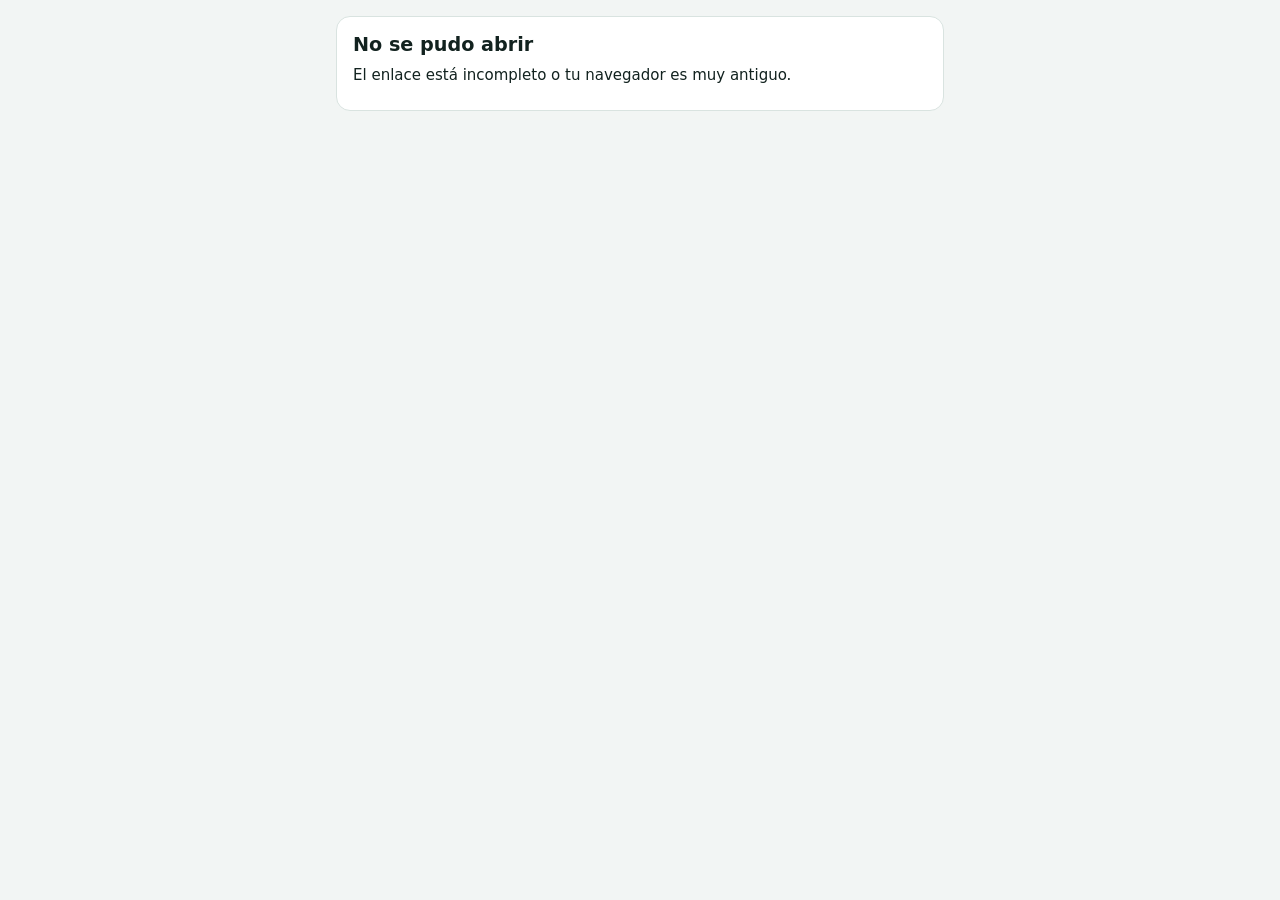
<file: tutora.html>
<!doctype html>
<html lang="es-MX">
<head>
<meta charset="utf-8">
<meta name="viewport" content="width=device-width, initial-scale=1, viewport-fit=cover">
<meta name="robots" content="noindex">
<meta name="theme-color" content="#0e5e5a">
<title>Tutoría del grupo · Escuadra</title>
<link rel="icon" type="image/png" sizes="32x32" href="favicon-32.png">
<style>
:root { --bg:#f2f5f4; --s:#fff; --s2:#eaf0ee; --ink:#12221f; --mut:#5a6c68; --line:#d9e3e0; --brand:#0e5e5a; --bink:#fff; --ok:#1c7c45; --oks:#dcf2e5; --warn:#9a5a00; --warns:#ffefd2; --bad:#bf342b; --bads:#fbe2df; color-scheme: light }
@media (prefers-color-scheme: dark) { :root { --bg:#0b1312; --s:#13201e; --s2:#1a2b28; --ink:#e4eeec; --mut:#94a8a4; --line:#25403b; --brand:#3cb4a8; --bink:#04201d; --ok:#52c585; --oks:#143022; --warn:#f0a440; --warns:#3a2a12; --bad:#ff7b71; --bads:#3d1c1a; color-scheme: dark } }
* { box-sizing: border-box } body { margin:0; background:var(--bg); color:var(--ink); font:15px/1.45 system-ui,-apple-system,"Segoe UI",Roboto,Arial,sans-serif }
main { max-width:640px; margin:0 auto; padding:16px 16px 40px }
.top { display:flex; align-items:center; gap:10px; margin:4px 0 14px } .top svg { width:34px; height:34px } .top b { display:block; font-size:1.05rem } .top small { color:var(--mut) }
.card { background:var(--s); border:1px solid var(--line); border-radius:14px; padding:14px 16px; margin:0 0 12px }
h1 { font-size:1.2rem; margin:0 0 6px } h2 { font-size:1rem; margin:0 0 8px } p { margin:.3em 0 .6em } .mut { color:var(--mut) } .sm { font-size:.85rem }
input { width:100%; font:inherit; font-size:1.4rem; letter-spacing:.3em; text-align:center; padding:10px; border:1.5px solid var(--line); border-radius:11px; background:var(--s); color:var(--ink) }
.btn { display:block; width:100%; padding:12px; border-radius:11px; border:0; background:var(--brand); color:var(--bink); font:inherit; font-weight:700; margin-top:10px; cursor:pointer }
table { width:100%; border-collapse:collapse; font-size:.88rem } td, th { padding:6px 4px; border-bottom:1px solid var(--line); text-align:left } th { font-size:.72rem; color:var(--mut); text-transform:uppercase } td.c, th.c { text-align:center }
.chip { display:inline-block; padding:1px 8px; border-radius:999px; font-size:.75rem; font-weight:700; background:var(--s2) }
.ok { background:var(--oks); color:var(--ok) } .warn { background:var(--warns); color:var(--warn) } .bad { background:var(--bads); color:var(--bad) }
.kp { display:grid; grid-template-columns:repeat(3,1fr); gap:8px } .kp div { background:var(--s2); border-radius:11px; padding:8px; text-align:center } .kp b { display:block; font-size:1.3rem }
ul { padding-left:18px; margin:4px 0 } li { margin:3px 0 } .foot { font-size:.76rem; color:var(--mut); text-align:center; margin-top:16px }
</style>
</head>
<body>
<main id="m"><p>Cargando…</p></main>
<script>
(function () {
  'use strict';
  const m = document.getElementById('m');
  const esc = s => String(s == null ? '' : s).replace(/[&<>"']/g, c => ({ '&': '&amp;', '<': '&lt;', '>': '&gt;', '"': '&quot;', "'": '&#39;' }[c]));
  const MES = ['ene','feb','mar','abr','may','jun','jul','ago','sep','oct','nov','dic'];
  const fc = s => { const p = String(s || '').split('-').map(Number); return p.length === 3 ? p[2] + ' ' + MES[p[1] - 1] : ''; };
  const logo = '<svg viewBox="0 0 64 64" aria-hidden="true"><rect width="64" height="64" rx="15" fill="#0e5e5a"/><path d="M15 51V13l38 38z" fill="#fff"/><path d="M22 44V30l14 14z" fill="#0e5e5a"/><circle cx="46" cy="18" r="5.5" fill="#f0a500"/></svg>';
  const h = location.hash.slice(1);
  function pidePin(err) {
    m.innerHTML = '<div class="top">' + logo + '<div><b>Tutoría del grupo</b><small>Vista de solo lectura</small></div></div><div class="card"><h1>🔒 Escribe el PIN</h1><p class="sm mut">El docente te lo dio aparte. Los datos están cifrados dentro de este enlace y no se guardan en ningún servidor.</p><input id="pin" type="password" inputmode="numeric" maxlength="8" autocomplete="off">' + (err ? '<p class="sm" style="color:var(--bad)">' + err + '</p>' : '') + '<button class="btn" id="ok">Abrir</button></div>';
    const go = () => abre(document.getElementById('pin').value.trim());
    document.getElementById('ok').onclick = go; document.getElementById('pin').onkeydown = e => { if (e.key === 'Enter') go(); };
    document.getElementById('pin').focus();
  }
  async function abre(pin) {
    try {
      const b = atob(h.slice(1).replace(/-/g, '+').replace(/_/g, '/')), by = new Uint8Array(b.length); for (let i = 0; i < b.length; i++) by[i] = b.charCodeAt(i);
      const z = by[0], salt = by.slice(1, 17), iv = by.slice(17, 29), ct = by.slice(29);
      const base = await crypto.subtle.importKey('raw', new TextEncoder().encode(pin), 'PBKDF2', false, ['deriveKey']);
      const key = await crypto.subtle.deriveKey({ name: 'PBKDF2', salt: salt, iterations: 200000, hash: 'SHA-256' }, base, { name: 'AES-GCM', length: 256 }, false, ['decrypt']);
      let raw = new Uint8Array(await crypto.subtle.decrypt({ name: 'AES-GCM', iv: iv }, key, ct));
      if (z) raw = new Uint8Array(await new Response(new Blob([raw]).stream().pipeThrough(new DecompressionStream('deflate-raw'))).arrayBuffer());
      pinta(JSON.parse(new TextDecoder().decode(raw)));
    } catch (e) { pidePin('PIN incorrecto o enlace incompleto.'); }
  }
  function pinta(d) {
    const N = { mal: ['🔴', 'bad'], reg: ['🟡', 'warn'], bien: ['🟢', 'ok'] }, al = d.al || [], cnt = k => al.filter(x => x[3] === k).length;
    const at = al.filter(x => x[4] || x[5] === 'seg' || x[5] === 'can');
    let o = '<div class="top">' + logo + '<div><b>Tutoría · ' + esc(d.g) + '</b><small>' + esc(d.pl) + ' · al ' + fc(d.f) + ' · ' + esc(d.p) + '</small></div></div>';
    o += '<div class="card"><div class="kp"><div class="bad"><b>' + cnt('mal') + '</b>van mal</div><div class="warn"><b>' + cnt('reg') + '</b>regular</div><div class="ok"><b>' + cnt('bien') + '</b>van bien</div></div>' + (d.cs ? '<p class="sm mut" style="margin-top:8px">Próximo consejo técnico: ' + fc(d.cs) + '</p>' : '') + '</div>';
    o += '<div class="card"><h2>🚨 Alerta temprana (Yo no abandono)</h2><p class="sm mut">A: 2 o más faltas en 30 días · B: va mal en el semáforo · C: 3 o más llamadas de atención. Dos o más señales = atención urgente.</p>' + (at.length ? '<ul>' + at.map(x => '<li><b>' + x[0] + '. ' + esc(x[1]) + '</b> ' + (x[4] ? x[4].split('').map(s => '<span class="chip ' + (x[4].length >= 2 ? 'bad' : 'warn') + '">' + s + '</span>').join(' ') : '') + (x[5] === 'seg' ? ' <span class="chip warn">en seguimiento</span>' : x[5] === 'can' ? ' <span class="chip">canalizado</span>' : '') + '</li>').join('') + '</ul>' : '<p class="sm">Nadie con señales de alerta. 👏</p>') + '</div>';
    o += '<div class="card"><h2>👥 Grupo</h2><table><thead><tr><th>#</th><th>Alumno</th><th class="c">Faltas (30 d)</th><th class="c">Semáforo</th></tr></thead><tbody>' + al.map(x => '<tr><td>' + x[0] + '</td><td>' + esc(x[1]) + '</td><td class="c">' + (x[2] ? '<span class="chip ' + (x[2] >= 2 ? 'bad' : '') + '">' + x[2] + '</span>' : '0') + '</td><td class="c">' + (N[x[3]] ? N[x[3]][0] : '—') + '</td></tr>').join('') + '</tbody></table></div>';
    if ((d.ad || []).some(x => x[1] || x[2].length)) {
      const A = d.ad, n = e => A.filter(x => x[1] === e).length, deb = A.filter(x => x[2].length), nom = num => { const r = al.find(y => y[0] === num); return r ? r[1] : 'No. ' + num; };
      const pend = A.filter(x => x[1] === 'pen' || !x[1]);
      o += '<div class="card"><h2>📋 Inscripción y adeudos</h2>' + (d.ip ? '<p class="sm mut">' + esc(d.ip) + '</p>' : '') + '<div class="kp" style="grid-template-columns:repeat(4,1fr)"><div class="ok"><b>' + n('ins') + '</b>inscritos</div><div class="warn"><b>' + n('pen') + '</b>pendientes</div><div class="bad"><b>' + n('baja') + '</b>bajas</div><div><b>' + A.filter(x => !x[1]).length + '</b>sin registrar</div></div>' +
        (deb.length ? '<ul>' + deb.map(x => '<li><b>' + x[0] + '. ' + esc(nom(x[0])) + '</b><br><span class="sm">' + x[2].map(esc).join(' · ') + '</span></li>').join('') + '</ul>' : '<p class="sm">Nadie con adeudos registrados.</p>') +
        (pend.length && pend.length < A.length ? '<p class="sm mut">Inscripción pendiente o sin registrar: ' + pend.map(x => esc(nom(x[0]))).join(', ') + '</p>' : '') + '</div>';
    }
    if ((d.co || []).length) o += '<div class="card"><h2>💵 Cooperaciones</h2>' + d.co.map(c => '<p><b>' + esc(c[0]) + '</b> · $' + c[1] + ' c/u · pagaron ' + c[2] + ', pendientes ' + c[3] + ' · en caja $' + c[4] + (c[5].length ? '<br><span class="sm mut">Pendientes (no. de lista): ' + c[5].join(', ') + '</span>' : '') + '</p>').join('') + '</div>';
    if ((d.pn || []).length) o += '<div class="card"><h2>📝 Plan de tutoría</h2><ul>' + d.pn.map(x => '<li>' + (x[0] ? '<b>' + fc(x[0]) + '</b> · ' : '') + esc(x[1]) + (x[2] ? ' <span class="chip">' + esc(x[2]) + '</span>' : '') + '</li>').join('') + '</ul></div>';
    o += '<p class="foot">Compartido por ' + esc(d.d) + ' el ' + fc(d.f) + '. Solo lectura; es una foto de ese día. Datos escolares confidenciales: no los reenvíes.</p>';
    m.innerHTML = o; document.title = 'Tutoría · ' + d.g;
  }
  if (!h || h[0] !== 'x' || !window.crypto || !crypto.subtle) m.innerHTML = '<div class="card"><h1>No se pudo abrir</h1><p>El enlace está incompleto o tu navegador es muy antiguo.</p></div>'; else pidePin();
})();
</script>
</body>
</html>
</file>
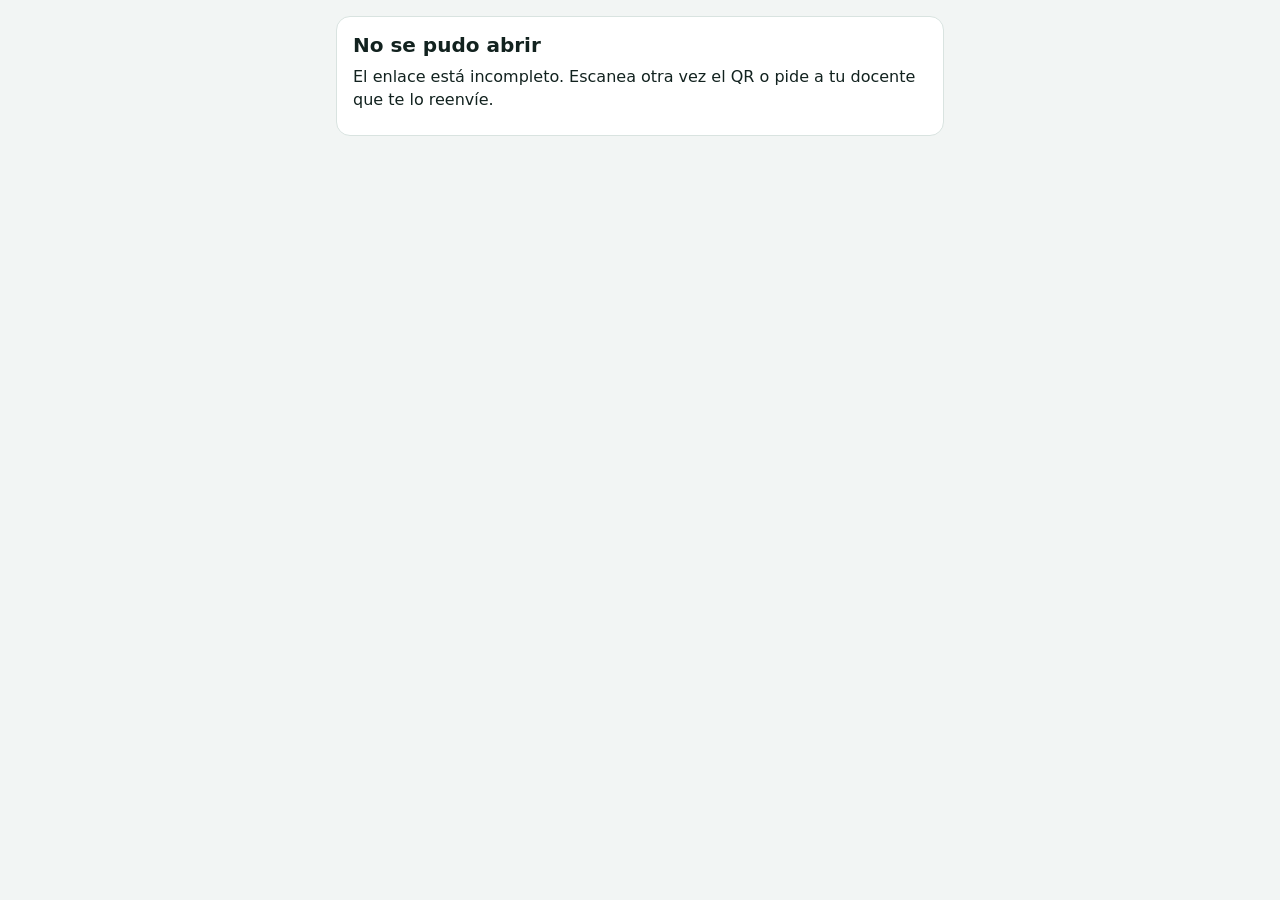
<file: ver.html>
<!doctype html>
<html lang="es-MX">
<head>
<meta charset="utf-8">
<meta name="viewport" content="width=device-width, initial-scale=1, viewport-fit=cover">
<meta name="robots" content="noindex">
<meta name="theme-color" content="#0e5e5a">
<title>Escuadra</title>
<link rel="icon" type="image/png" sizes="32x32" href="favicon-32.png">
<style>
:root { --bg:#f2f5f4; --s:#fff; --s2:#eaf0ee; --ink:#12221f; --mut:#5a6c68; --line:#d9e3e0; --brand:#0e5e5a; color-scheme: light }
@media (prefers-color-scheme: dark) { :root { --bg:#0b1312; --s:#13201e; --s2:#1a2b28; --ink:#e4eeec; --mut:#94a8a4; --line:#25403b; --brand:#3cb4a8; color-scheme: dark } }
* { box-sizing: border-box } body { margin:0; background:var(--bg); color:var(--ink); font:16px/1.45 system-ui,-apple-system,"Segoe UI",Roboto,Arial,sans-serif }
main { max-width:640px; margin:0 auto; padding:16px 16px 40px }
.top { display:flex; align-items:center; gap:10px; margin:4px 0 14px } .top svg { width:34px; height:34px; flex:none } .top b { display:block } .top small { color:var(--mut) }
.card { background:var(--s); border:1px solid var(--line); border-radius:14px; padding:14px 16px; margin:0 0 12px }
h1 { font-size:1.25rem; margin:0 0 4px } h2 { font-size:1rem; margin:0 0 8px } p { margin:.3em 0 .6em } .mut { color:var(--mut) } .sm { font-size:.86rem }
ul { margin:0; padding-left:1.1em } li { margin:.25em 0 }
.tw { overflow-x:auto } table { width:100%; border-collapse:collapse; font-size:.9rem } th, td { border:1px solid var(--line); padding:6px; text-align:left; vertical-align:top } th { background:var(--s2); font-size:.78rem } td.c { text-align:center }
.foot { font-size:.78rem; color:var(--mut); text-align:center; margin-top:16px }
</style>
</head>
<body>
<main id="m"><p>Cargando…</p></main>
<script>
(async function () {
  'use strict';
  const m = document.getElementById('m');
  const esc = s => String(s == null ? '' : s).replace(/[&<>"']/g, c => ({ '&': '&amp;', '<': '&lt;', '>': '&gt;', '"': '&quot;', "'": '&#39;' }[c]));
  const logo = '<svg viewBox="0 0 64 64" aria-hidden="true"><rect width="64" height="64" rx="15" fill="#0e5e5a"/><path d="M15 51V13l38 38z" fill="#fff"/><path d="M22 44V30l14 14z" fill="#0e5e5a"/><circle cx="46" cy="18" r="5.5" fill="#f0a500"/></svg>';
  async function lee() {
    const h = location.hash.slice(1); if (!h) throw new Error('vacío');
    const b = atob(h.slice(1).replace(/-/g, '+').replace(/_/g, '/')), by = new Uint8Array(b.length); for (let i = 0; i < b.length; i++) by[i] = b.charCodeAt(i);
    const txt = h[0] === 'z' ? await new Response(new Blob([by]).stream().pipeThrough(new DecompressionStream('deflate-raw'))).text() : new TextDecoder().decode(by);
    return JSON.parse(txt);
  }
  let d; try { d = await lee(); } catch (e) { m.innerHTML = '<div class="card"><h1>No se pudo abrir</h1><p>El enlace está incompleto. Escanea otra vez el QR o pide a tu docente que te lo reenvíe.</p></div>'; return; }
  let h = '<div class="top">' + logo + '<div><b>' + esc(d.g) + '</b><small>' + esc(d.pl || '') + '</small></div></div>';
  h += '<div class="card"><h1>' + esc(d.t) + '</h1>' + (d.sub ? '<p class="mut sm">' + esc(d.sub) + '</p>' : '') + '</div>';
  if (d.tabla) h += '<div class="card tw"><table><thead><tr>' + d.tabla.cab.map(c => '<th>' + esc(c) + '</th>').join('') + '</tr></thead><tbody>' + d.tabla.filas.map(r => '<tr>' + r.map((c, i) => i ? '<td class="c">' + esc(c) + '</td>' : '<td>' + esc(c) + '</td>').join('') + '</tr>').join('') + '</tbody></table></div>';
  (d.sec || []).forEach(s => { h += '<div class="card"><h2>' + esc(s.h) + '</h2>' + (s.p ? '<p>' + esc(s.p) + '</p>' : '') + ((s.l || []).length ? '<ul>' + s.l.map(x => '<li>' + esc(x) + '</li>').join('') + '</ul>' : '') + ((s.extra || []).length ? '<ul class="sm">' + s.extra.map(x => '<li>' + esc(x) + '</li>').join('') + '</ul>' : '') + '</div>'; });
  h += '<p class="foot">' + esc(d.pie || '') + '<br>Estos datos viajan dentro del enlace; no se guardan en ningún servidor.</p>';
  m.innerHTML = h; document.title = d.t + ' · ' + d.g;
})();
</script>
</body>
</html>
</file>
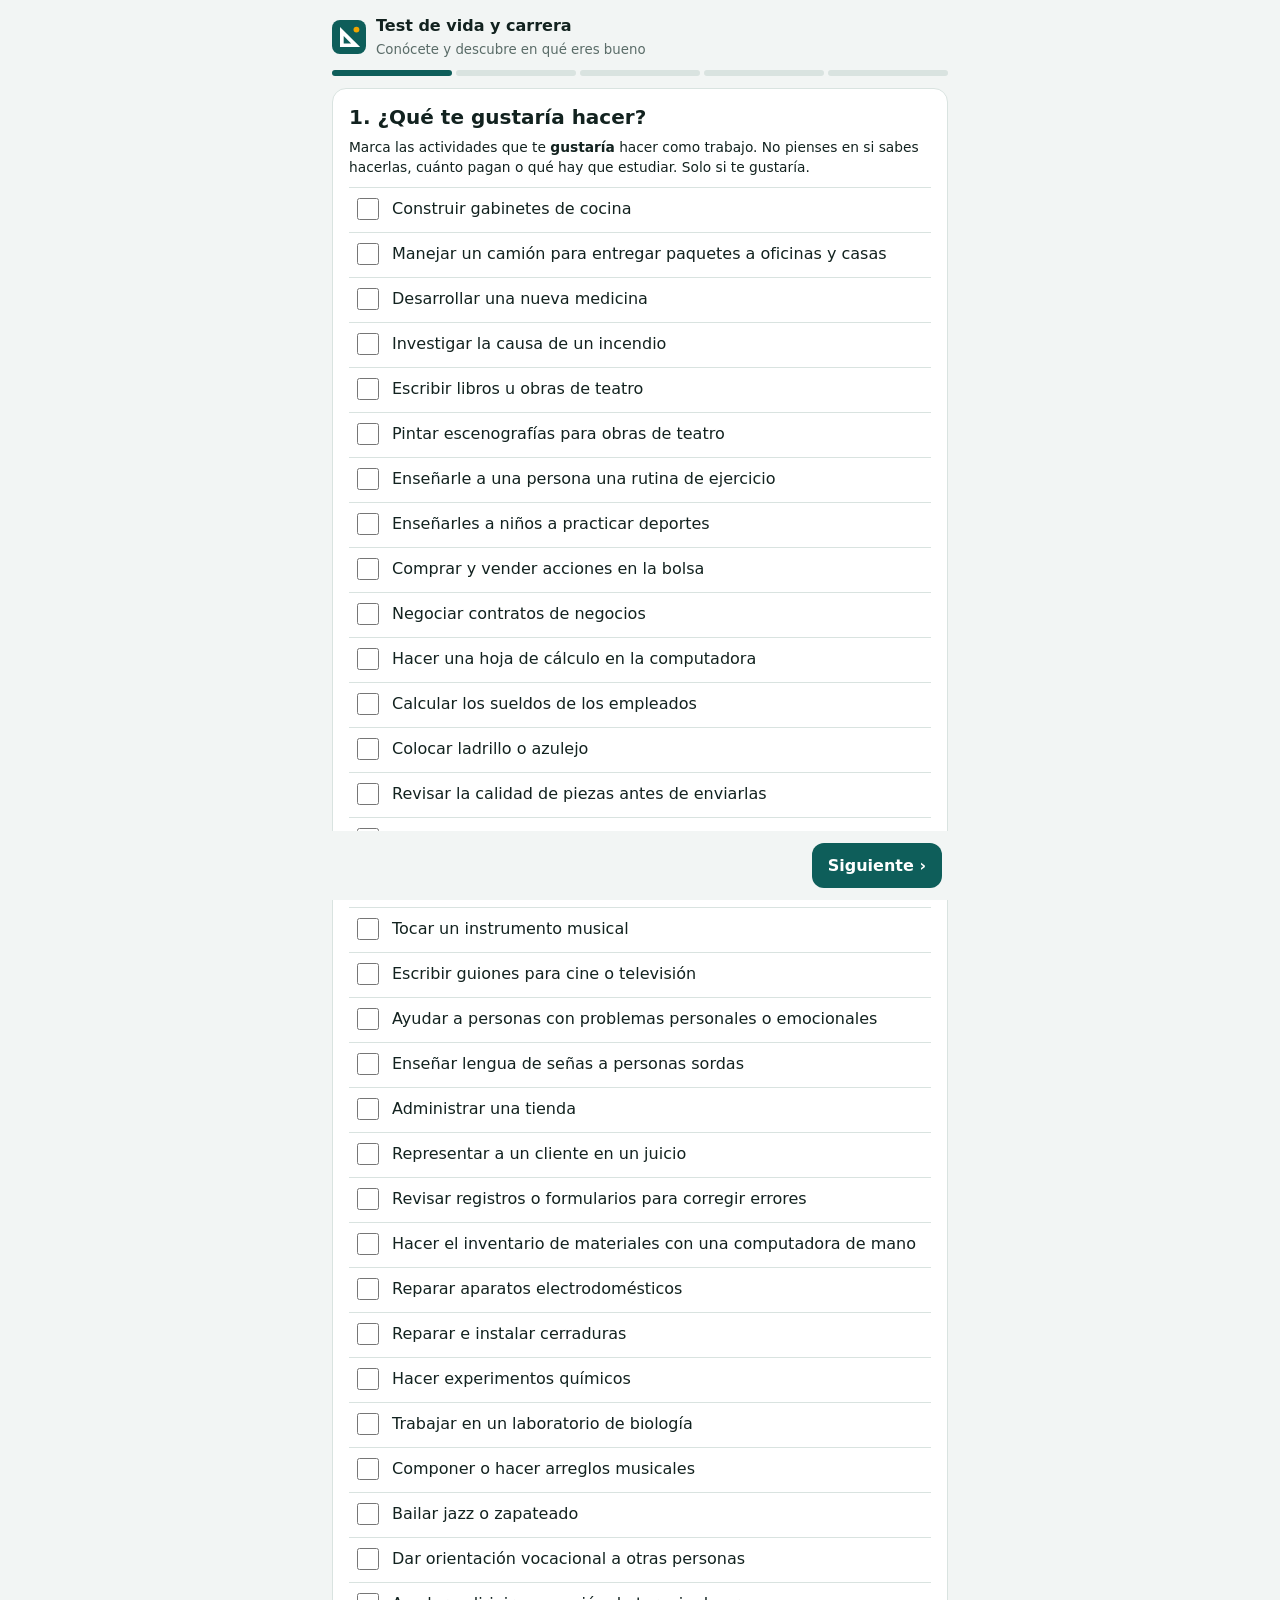
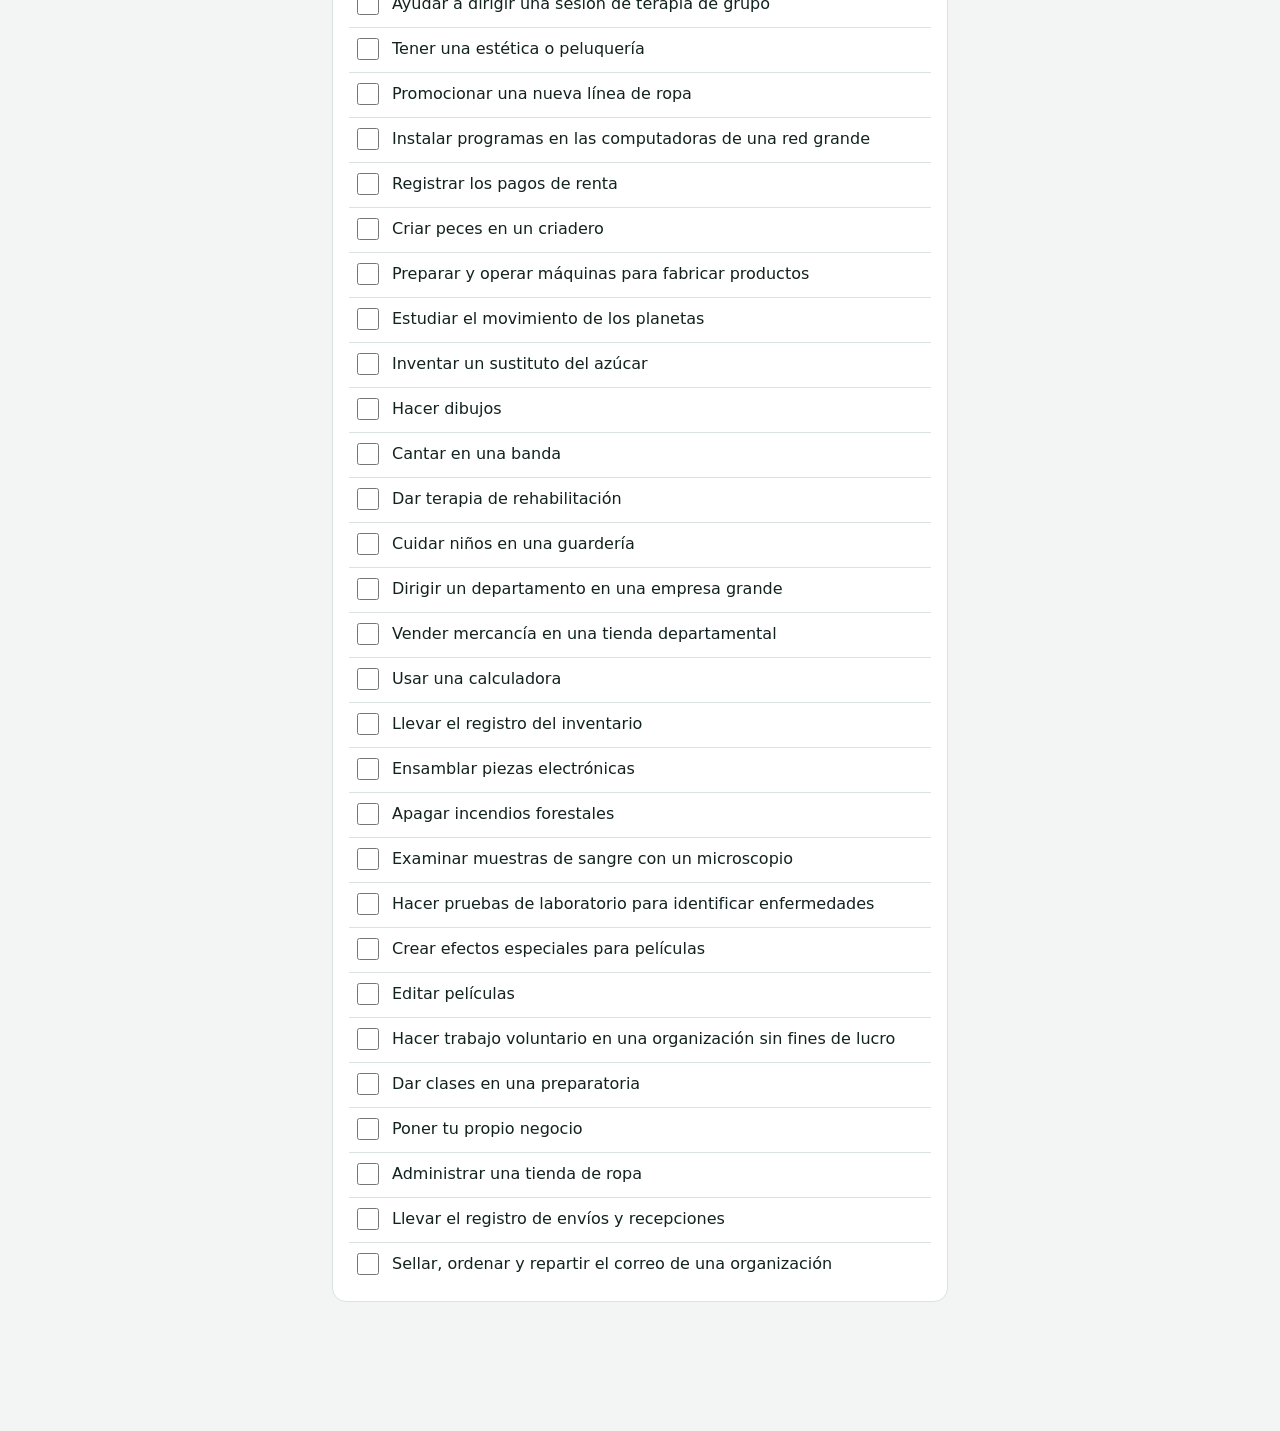
<file: vida.html>
<!doctype html>
<html lang="es-MX">
<head>
<meta charset="utf-8">
<meta name="viewport" content="width=device-width, initial-scale=1, viewport-fit=cover">
<meta name="robots" content="noindex">
<meta name="theme-color" content="#0e5e5a">
<title>Test de vida y carrera · Escuadra</title>
<link rel="icon" type="image/png" sizes="32x32" href="favicon-32.png">
<style>
:root { --bg:#f2f5f4; --s:#fff; --s2:#eaf0ee; --ink:#12221f; --mut:#5a6c68; --line:#d9e3e0; --brand:#0e5e5a; --bink:#fff; --ok:#1c7c45; --oks:#dcf2e5; --acc:#f0a500; color-scheme: light }
@media (prefers-color-scheme: dark) { :root { --bg:#0b1312; --s:#13201e; --s2:#1a2b28; --ink:#e4eeec; --mut:#94a8a4; --line:#25403b; --brand:#3cb4a8; --bink:#04201d; --ok:#52c585; --oks:#143022; color-scheme: dark } }
* { box-sizing:border-box; -webkit-tap-highlight-color:transparent } body { margin:0; background:var(--bg); color:var(--ink); font:16px/1.45 system-ui,-apple-system,"Segoe UI",Roboto,Arial,sans-serif }
main { max-width:640px; margin:0 auto; padding:12px 12px 48px }
.top { display:flex; align-items:center; gap:10px; margin:2px 0 10px } .top svg { width:34px; height:34px; flex:none } .top b { display:block } .top small { color:var(--mut) }
.card { background:var(--s); border:1px solid var(--line); border-radius:14px; padding:14px 16px; margin:0 0 12px }
h1 { font-size:1.25rem; margin:0 0 6px } h2 { font-size:1.05rem; margin:0 0 8px } p { margin:.3em 0 .6em } .mut { color:var(--mut) } .sm { font-size:.86rem }
.btn { display:inline-block; font:inherit; font-weight:700; border:0; border-radius:12px; padding:11px 16px; background:var(--brand); color:var(--bink); cursor:pointer; margin:4px 6px 4px 0; text-decoration:none }
.btn.gh { background:var(--s2); color:var(--ink) }
.prog { display:flex; gap:4px; margin:0 0 12px } .prog span { flex:1; height:6px; border-radius:3px; background:var(--line) } .prog span.on { background:var(--brand) }
.chk { display:flex; gap:10px; align-items:flex-start; padding:9px 4px; border-top:1px solid var(--line); cursor:pointer } .chk:first-child { border-top:0 }
.chk input { width:22px; height:22px; flex:none; accent-color:var(--brand); margin-top:1px }
.lk { padding:10px 0; border-top:1px solid var(--line) } .lk p { margin:0 0 6px; font-weight:600 } .lk .op { display:grid; grid-template-columns:repeat(5,1fr); gap:4px }
.lk label { text-align:center; font-size:.7rem; color:var(--mut); cursor:pointer } .lk input { display:block; margin:0 auto 2px; width:20px; height:20px; accent-color:var(--brand) }
.ar h3 { margin:12px 0 2px; font-size:1rem }
.rueda { display:grid; grid-template-columns:1fr 64px; gap:6px 10px; align-items:center } .rueda input[type=range] { width:100%; accent-color:var(--brand) } .rueda output { font-weight:800; text-align:center }
textarea { width:100%; font:inherit; padding:8px; border-radius:10px; border:1.5px solid var(--line); background:var(--s); color:var(--ink); min-height:64px }
.bar { display:grid; grid-template-columns:118px 1fr 28px; gap:8px; align-items:center; margin:5px 0; font-size:.9rem } .bar i { display:block; height:14px; border-radius:7px; background:var(--brand) } .bar .t { background:var(--s2); border-radius:7px } .bar b { text-align:right }
.hol { font-size:2.4rem; font-weight:900; letter-spacing:.2em; color:var(--brand); text-align:center } .pill { display:inline-block; background:var(--oks); border-radius:999px; padding:3px 10px; margin:2px; font-size:.85rem; font-weight:700 }
.cod { font-size:1.8rem; font-weight:900; letter-spacing:.12em; text-align:center; color:var(--brand) }
input.num { font:inherit; font-size:1.3rem; width:90px; text-align:center; padding:8px; border-radius:10px; border:1.5px solid var(--line); background:var(--s); color:var(--ink) }
.foot { color:var(--mut); font-size:.78rem; text-align:center; margin-top:14px }
.nav { display:flex; justify-content:space-between; gap:8px; position:sticky; bottom:0; background:var(--bg); padding:8px 0 }
@media print { .nav, .btn, .noprint { display:none !important } body { background:#fff; color:#000 } .card { border:1px solid #bbb; break-inside:avoid } main { max-width:none } }
</style>
</head>
<body>
<main id="m"><div class="card"><p>Cargando…</p></div></main>
<script src="vidadatos.js"></script>
<script>
(function () {
  'use strict';
  const m = document.getElementById('m'), V = window.VIDA;
  const esc = s => String(s == null ? '' : s).replace(/[&<>"']/g, c => ({ '&': '&amp;', '<': '&lt;', '>': '&gt;', '"': '&quot;', "'": '&#39;' }[c]));
  const logo = '<svg viewBox="0 0 64 64" aria-hidden="true"><rect width="64" height="64" rx="15" fill="#0e5e5a"/><path d="M15 51V13l38 38z" fill="#fff"/><path d="M22 44V30l14 14z" fill="#0e5e5a"/><circle cx="46" cy="18" r="5.5" fill="#f0a500"/></svg>';
  let d = {}; try { const h = location.hash.slice(1); if (h && h[0] === 'j') { const b = atob(h.slice(1).replace(/-/g, '+').replace(/_/g, '/')), by = new Uint8Array(b.length); for (let i = 0; i < b.length; i++) by[i] = b.charCodeAt(i); d = JSON.parse(new TextDecoder().decode(by)); } } catch (e) { d = {}; }
  // las respuestas se quedan solo en este celular (para continuar después o volver a ver resultados)
  const KEY = 'escuadra.vida.' + (d.c || 'libre');
  let st = {}; try { st = JSON.parse(localStorage.getItem(KEY) || '{}'); } catch (e) { st = {}; }
  st.int = st.int || {}; st.hab = st.hab || {}; st.area = st.area || {}; st.rueda = st.rueda || {}; st.txt = st.txt || {}; st.paso = st.paso || 0;
  const guarda = () => { try { localStorage.setItem(KEY, JSON.stringify(st)); } catch (e) { } };
  const PASOS = ['Intereses', 'Habilidades', 'Mecatrónica', 'Proyecto de vida', 'Resultados'];
  const head = () => '<div class="top">' + logo + '<div><b>Test de vida y carrera</b><small>' + esc(d.g ? d.g + ' · ' : '') + 'Conócete y descubre en qué eres bueno</small></div></div>' +
    '<div class="prog">' + PASOS.map((p, i) => '<span class="' + (i <= st.paso ? 'on' : '') + '" title="' + p + '"></span>').join('') + '</div>';
  const nav = (atras, sig) => '<div class="nav">' + (atras ? '<button class="btn gh" data-ir="-1">‹ Atrás</button>' : '<span></span>') + '<button class="btn" data-ir="1">' + (sig || 'Siguiente ›') + '</button></div>';
  const ir = n => { st.paso = Math.max(0, Math.min(4, st.paso + n)); guarda(); pinta(); window.scrollTo(0, 0); };

  /* ---------- puntajes ---------- */
  const riasec = () => 'RIASEC'.split('').map(k => V.ACT[k].reduce((s, _, i) => s + (st.int[k + i] ? 1 : 0), 0));
  const habs = () => V.HAB.map(h => { const v = h.it.map((_, i) => Number(st.hab[h.k + i] || 0)); const n = v.filter(Boolean).length; return n ? v.reduce((a, b) => a + b, 0) / n : 0; });
  const areas = () => V.AREAS.map(a => a.it.reduce((s, _, i) => s + (st.area[a.k + i] ? 1 : 0), 0));

  function pinta() {
    let h = head();
    if (st.paso === 0) {
      h += '<div class="card"><h1>1. ¿Qué te gustaría hacer?</h1><p class="sm">Marca las actividades que te <b>gustaría</b> hacer como trabajo. No pienses en si sabes hacerlas, cuánto pagan o qué hay que estudiar. Solo si te gustaría.</p>' +
        V.ORDEN.map(o => { const id = o[0] + o[1]; return '<label class="chk"><input type="checkbox" data-int="' + id + '"' + (st.int[id] ? ' checked' : '') + '><span>' + esc(V.ACT[o[0]][o[1]]) + '</span></label>'; }).join('') + '</div>' + nav(false);
    } else if (st.paso === 1) {
      h += '<div class="card"><h1>2. ¿En qué eres bueno?</h1><p class="sm">Qué tanto se parece cada frase a ti. Sé honesto: nadie te va a calificar por esto.</p>' +
        V.HAB.map(hb => hb.it.map((t, i) => { const id = hb.k + i; return '<div class="lk"><p>' + esc(t) + '</p><div class="op">' + V.ESCALA.map((e, j) => '<label><input type="radio" name="' + id + '" data-hab="' + id + '" value="' + (j + 1) + '"' + (Number(st.hab[id]) === j + 1 ? ' checked' : '') + '>' + esc(e) + '</label>').join('') + '</div></div>'; }).join('')).join('') + '</div>' + nav(true);
    } else if (st.paso === 2) {
      h += '<div class="card ar"><h1>3. ¿Qué parte de la mecatrónica te llama?</h1><p class="sm">Marca lo que te gustaría hacer.</p>' +
        V.AREAS.map(a => '<h3>' + a.ico + ' ' + esc(a.n) + '</h3>' + a.it.map((t, i) => { const id = a.k + i; return '<label class="chk"><input type="checkbox" data-area="' + id + '"' + (st.area[id] ? ' checked' : '') + '><span>' + esc(t) + '</span></label>'; }).join('')).join('') + '</div>' + nav(true);
    } else if (st.paso === 3) {
      const T = (k, l, ph) => '<p class="sm"><b>' + l + '</b></p><textarea data-txt="' + k + '" placeholder="' + esc(ph || '') + '">' + esc(st.txt[k] || '') + '</textarea>';
      h += '<div class="card"><h1>4. Mi proyecto de vida</h1><p class="sm mut">Esto se queda solo en tu celular: no se lo manda a nadie. Al final lo puedes guardar como PDF o imprimir.</p>' +
        '<h2>🎡 Mi rueda de la vida</h2><p class="sm">¿Qué tan satisfecho estás hoy con cada área? (1 = nada, 10 = mucho)</p><div class="rueda">' + V.RUEDA.map((r, i) => '<label for="ru' + i + '">' + esc(r) + '</label><output id="ro' + i + '">' + (st.rueda[i] || 5) + '</output><input id="ru' + i + '" type="range" min="1" max="10" data-rueda="' + i + '" value="' + (st.rueda[i] || 5) + '" style="grid-column:1/-1">').join('') + '</div></div>' +
        '<div class="card"><h2>💪 Mi FODA personal</h2>' + T('f', 'Fortalezas: ¿qué hago bien?') + T('o', 'Oportunidades: ¿qué hay a mi alrededor que me puede ayudar?', 'Una beca, un familiar en la industria, el taller de la escuela…') + T('d', 'Debilidades: ¿qué me cuesta?') + T('a', 'Amenazas: ¿qué me puede frenar?') + '</div>' +
        '<div class="card"><h2>🎯 Mis metas</h2>' + T('m1', 'En 1 año') + T('m3', 'En 3 años', 'Terminar la prepa, entrar a…') + T('m5', 'En 5 años') + T('sem', 'Lo que haré ESTA semana para acercarme') + '</div>' + nav(true, 'Ver mis resultados ›');
    } else {
      h += resultados();
    }
    m.innerHTML = h; enlaza();
  }

  function resultados() {
    const r = riasec(), hb = habs(), ar = areas(), hol = V.codigoHolland(r), t3 = V.top(r, 3), th = V.top(hb, 2), ta = V.top(ar, 2), max = Math.max(1, Math.max.apply(null, r));
    const sinInt = r.every(x => !x), sinHab = hb.every(x => !x), sinArea = ar.every(x => !x);
    let h = '<div class="card"><h1>🧭 Tus resultados</h1><p class="sm mut">Son una guía para conocerte, no una etiqueta. Tus intereses cambian con lo que vives y aprendes.</p></div>';
    h += '<div class="card"><h2>1. Tus intereses</h2>' + (sinInt ? '<p class="sm">No marcaste actividades. Regresa al paso 1.</p>' : '<div class="hol">' + hol + '</div><p class="sm mut" style="text-align:center">Tu código de intereses (de mayor a menor)</p>' +
      'RIASEC'.split('').map((k, i) => '<div class="bar"><span>' + esc(V.RIASEC[i].n) + '</span><span class="t"><i style="width:' + (r[i] / 10 * 100) + '%"></i></span><b>' + r[i] + '</b></div>').join('') +
      t3.map((i, n) => { const x = V.RIASEC[i]; return '<div style="margin-top:10px"><b>' + (n + 1) + '. ' + esc(x.n) + ' (' + x.k + ') · ' + esc(x.v) + '</b><p class="sm">' + esc(x.d) + '</p><p class="sm"><b>En mecatrónica:</b> ' + esc(x.mec) + '</p><p class="sm">' + x.job.map(j => '<span class="pill">' + esc(j) + '</span>').join(' ') + '</p></div>'; }).join('')) + '</div>';
    h += '<div class="card"><h2>2. En qué eres bueno</h2>' + (sinHab ? '<p class="sm">Te faltó contestar el paso 2.</p>' : V.HAB.map((x, i) => '<div class="bar"><span>' + esc(x.n) + '</span><span class="t"><i style="width:' + (hb[i] / 5 * 100) + '%"></i></span><b>' + (hb[i] ? hb[i].toFixed(1) : '–') + '</b></div>').join('') +
      '<p class="sm">Tus fortalezas: ' + th.map(i => '<span class="pill">' + esc(V.HAB[i].n) + '</span>').join(' ') + '</p><p class="sm"><b>En un equipo de proyecto, tu rol natural:</b> ' + esc(V.HAB[th[0]].rol) + '.</p>') + '</div>';
    h += '<div class="card"><h2>3. Tu lado de la mecatrónica</h2>' + (sinArea ? '<p class="sm">No marcaste nada en el paso 3.</p>' : V.AREAS.map((x, i) => '<div class="bar"><span>' + x.ico + ' ' + esc(x.n) + '</span><span class="t"><i style="width:' + (ar[i] / 4 * 100) + '%"></i></span><b>' + ar[i] + '</b></div>').join('') +
      '<p class="sm">Lo que más te llama: ' + ta.map(i => '<span class="pill">' + V.AREAS[i].ico + ' ' + esc(V.AREAS[i].n) + '</span>').join(' ') + '</p>') + '</div>';
    const txt = k => st.txt[k] ? '<p class="sm"><b>' + { f: 'Fortalezas', o: 'Oportunidades', d: 'Debilidades', a: 'Amenazas', m1: 'En 1 año', m3: 'En 3 años', m5: 'En 5 años', sem: 'Esta semana' }[k] + ':</b> ' + esc(st.txt[k]) + '</p>' : '';
    h += '<div class="card"><h2>4. Tu proyecto de vida</h2>' + V.RUEDA.map((x, i) => '<div class="bar"><span>' + esc(x) + '</span><span class="t"><i style="width:' + ((st.rueda[i] || 5) * 10) + '%"></i></span><b>' + (st.rueda[i] || 5) + '</b></div>').join('') +
      ['f', 'o', 'd', 'a', 'm1', 'm3', 'm5', 'sem'].map(txt).join('') + '<p class="sm mut">Esta parte no se manda a nadie.</p></div>';
    if (d.c && !sinInt && !sinHab && !sinArea) h += '<div class="card noprint" style="text-align:center"><h2>Código para tu profe</h2><p class="sm">Escribe tu número de lista y dale el código a tu profe. Solo lleva tus puntajes de intereses, tus 2 fortalezas y tus 2 áreas; tu proyecto de vida no va en el código.</p><input class="num" id="num" inputmode="numeric" maxlength="3" value="' + esc(st.num || '') + '"> <button class="btn" id="vcod">Ver código</button><div id="cod"></div></div>';
    else if (d.c) h += '<div class="card noprint"><p class="sm">Para darte el código para tu profe, contesta los pasos 1, 2 y 3.</p></div>';
    h += '<div class="nav"><button class="btn gh" data-ir="-1">‹ Atrás</button><button class="btn" id="imp">🖨 Guardar o imprimir</button></div>' +
      '<p class="foot">' + esc(V.FUENTE) + ' Versión oficial gratuita en español: <a href="https://www.miproximopaso.org/explore/ip" target="_blank" rel="noopener">Mi Próximo Paso</a>.</p>';
    return h;
  }
  function enlaza() {
    m.querySelectorAll('[data-ir]').forEach(b => b.onclick = () => ir(Number(b.dataset.ir)));
    m.querySelectorAll('[data-int]').forEach(x => x.onchange = () => { st.int[x.dataset.int] = x.checked; guarda(); });
    m.querySelectorAll('[data-hab]').forEach(x => x.onchange = () => { st.hab[x.dataset.hab] = Number(x.value); guarda(); });
    m.querySelectorAll('[data-area]').forEach(x => x.onchange = () => { st.area[x.dataset.area] = x.checked; guarda(); });
    m.querySelectorAll('[data-rueda]').forEach(x => x.oninput = () => { st.rueda[x.dataset.rueda] = Number(x.value); document.getElementById('ro' + x.dataset.rueda).textContent = x.value; guarda(); });
    m.querySelectorAll('[data-txt]').forEach(x => x.oninput = () => { st.txt[x.dataset.txt] = x.value; guarda(); });
    const ip = document.getElementById('imp'); if (ip) ip.onclick = () => window.print();
    const vc = document.getElementById('vcod');
    if (vc) vc.onclick = () => { const n = parseInt(document.getElementById('num').value, 10); if (!(n > 0 && n < 100)) return; st.num = n; guarda();
      const c = V.codigo(d.c, n, riasec(), V.top(habs(), 2), V.top(areas(), 2)); document.getElementById('cod').innerHTML = '<div class="cod">' + c + '</div><p class="sm mut">Código de No. ' + n + '</p>'; };
  }
  if (!V) { m.innerHTML = '<div class="card"><h1>No se pudo cargar el test</h1><p>Revisa tu conexión y vuelve a abrir el enlace.</p></div>'; return; }
  pinta();
})();
</script>
</body>
</html>
</file>
